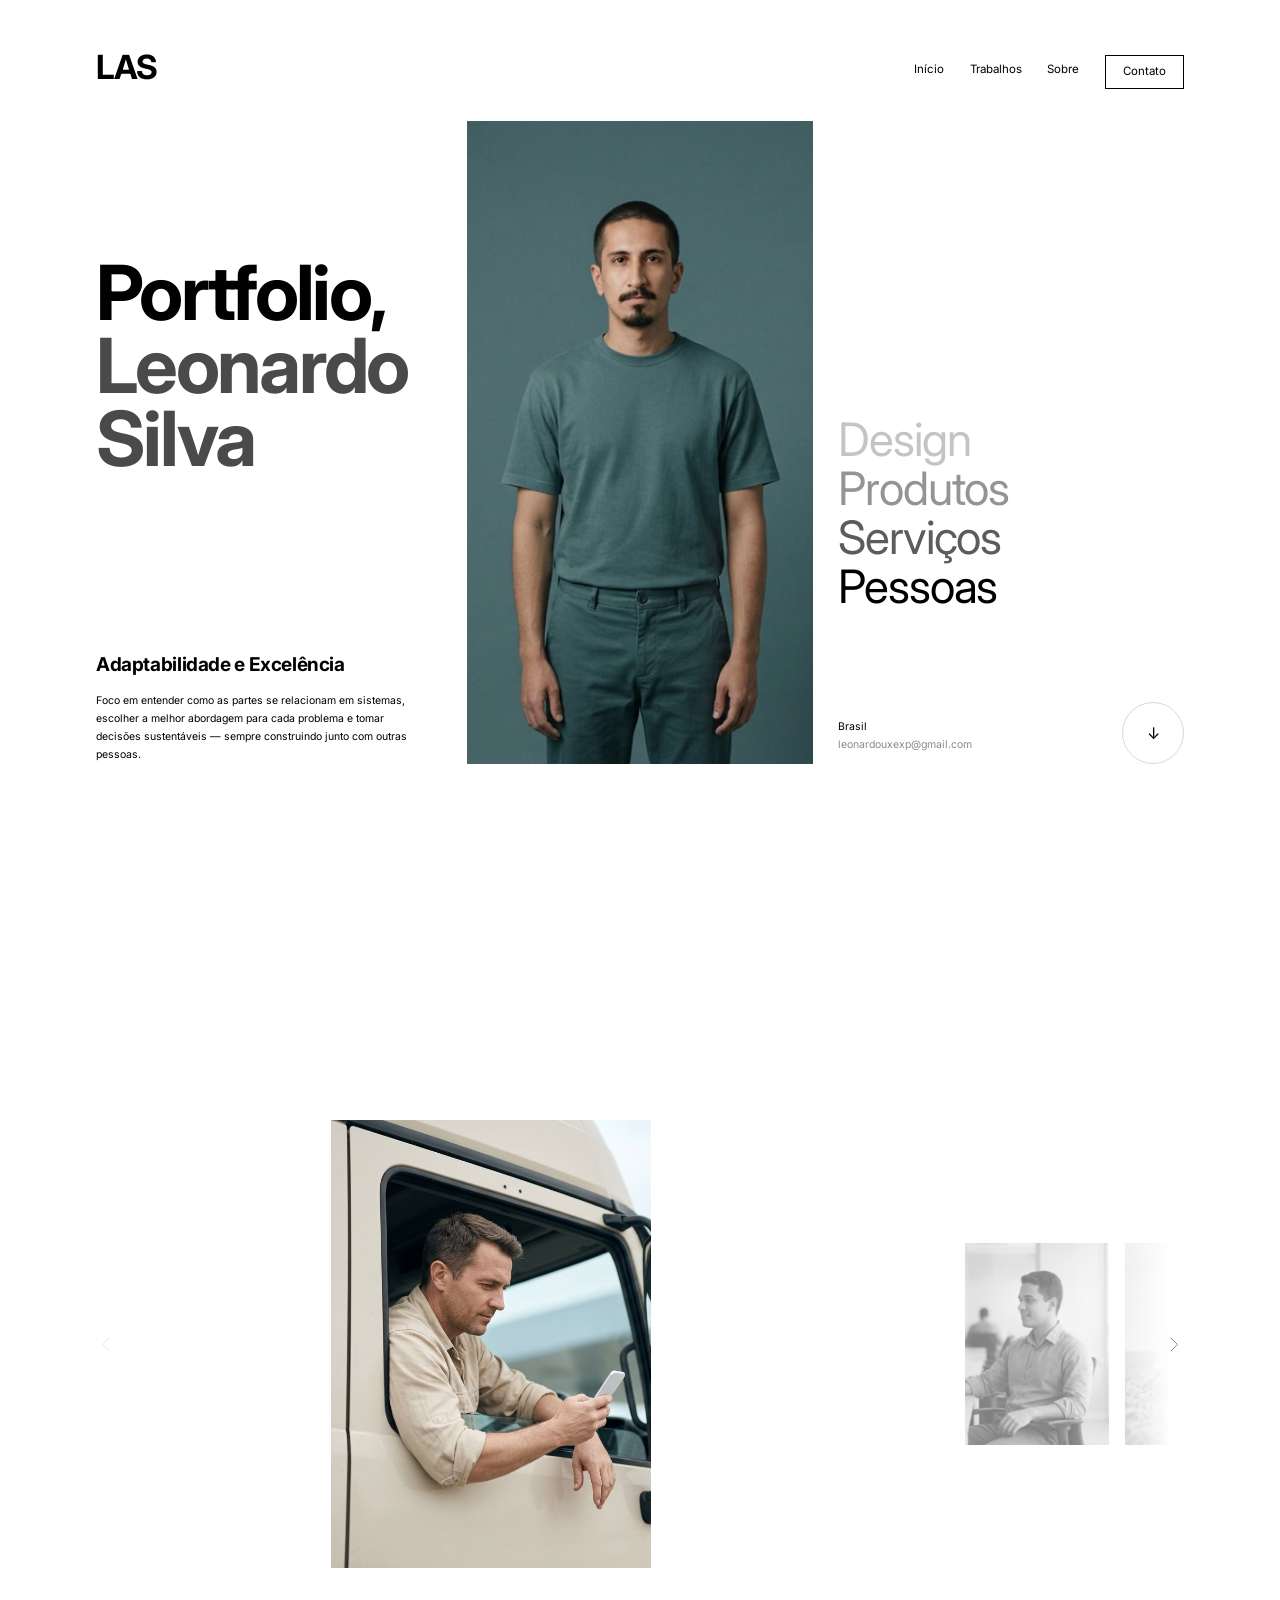
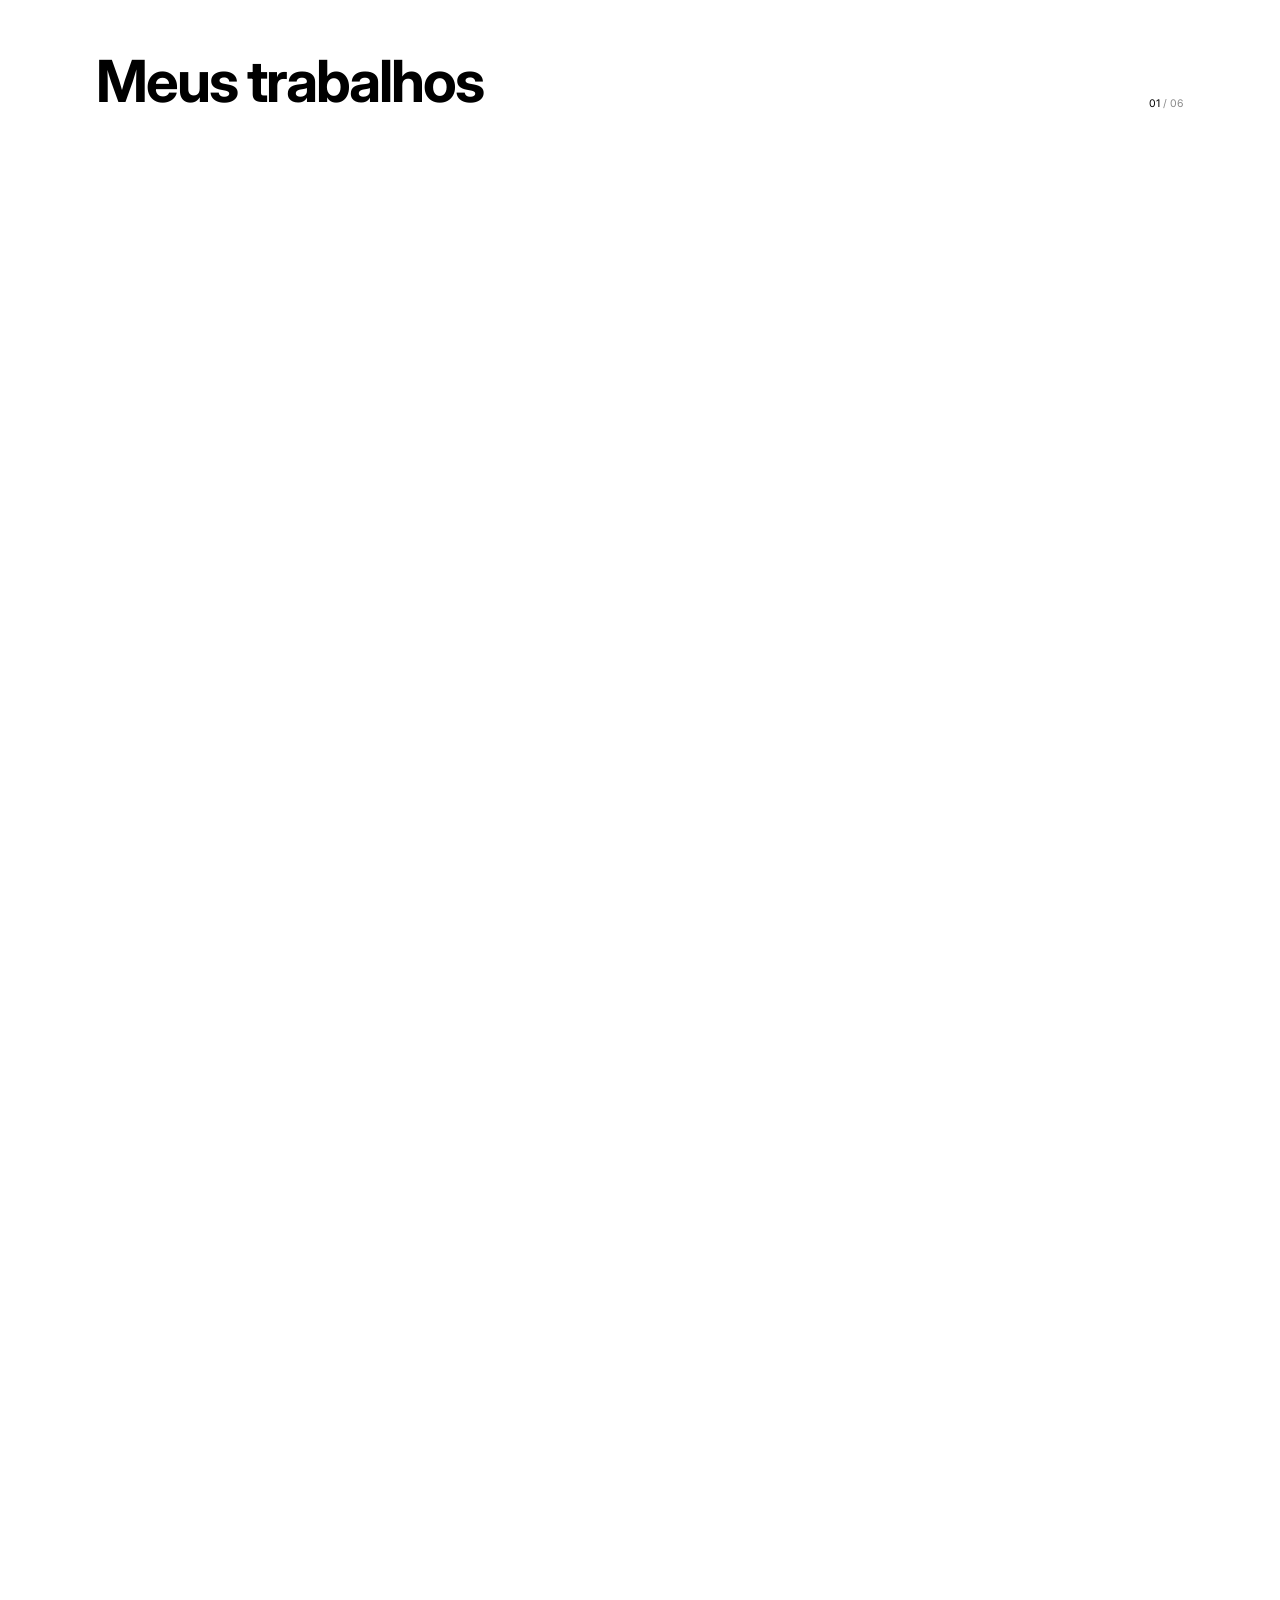
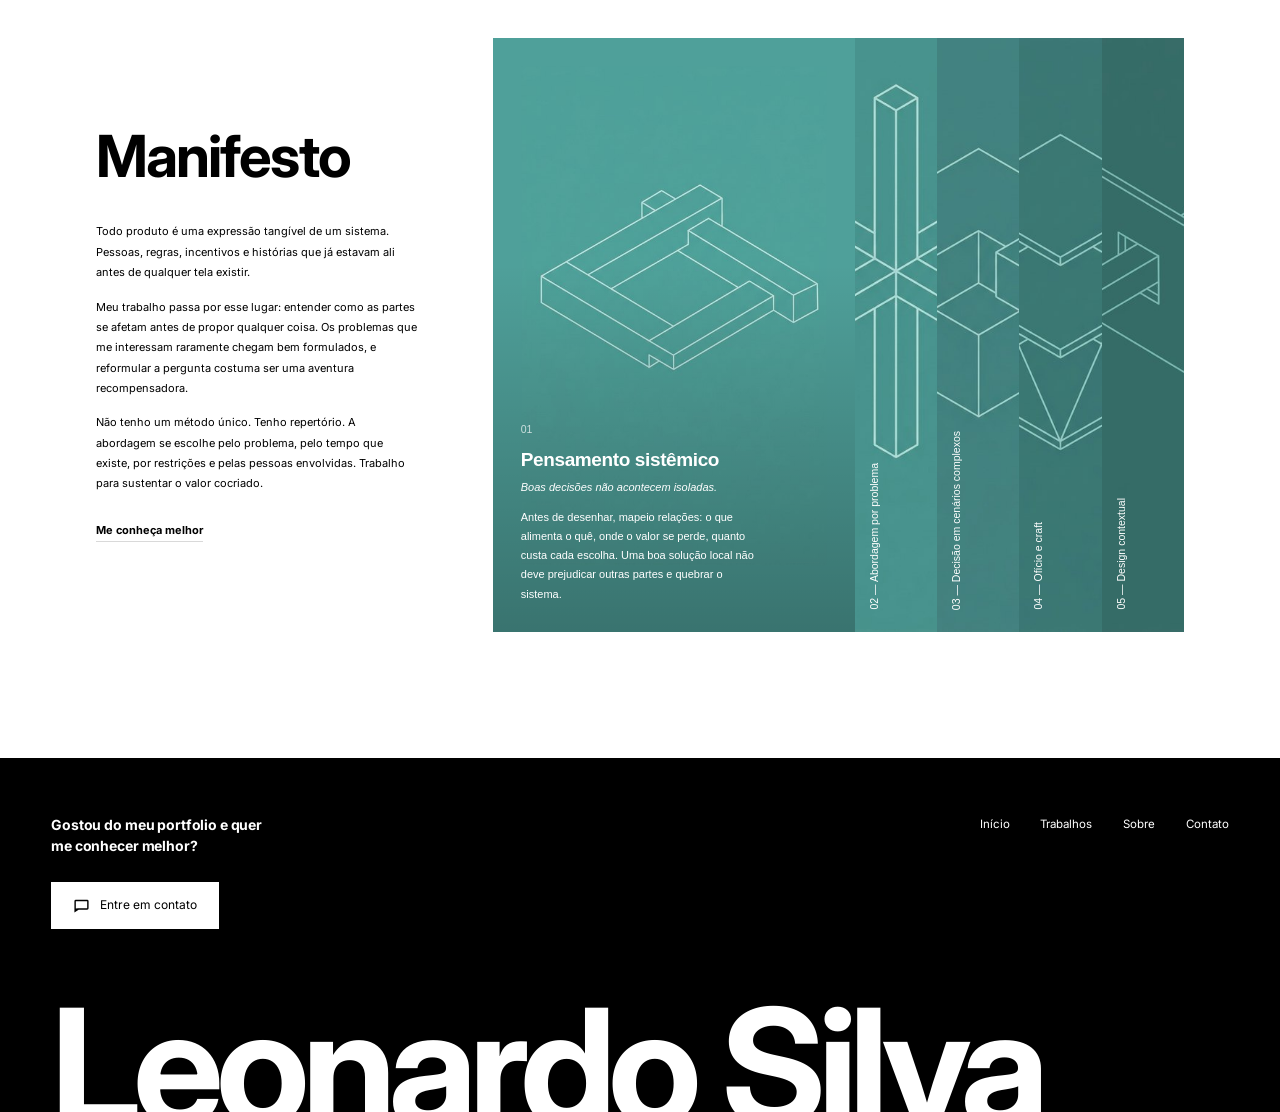
<file: index.html>
<!DOCTYPE html>
<html lang="pt-BR">
<head>
<meta charset="utf-8">
<meta name="viewport" content="width=device-width, initial-scale=1">
<title>Portfolio, Leonardo Silva</title>
<link rel="preconnect" href="https://fonts.googleapis.com">
<link rel="preconnect" href="https://fonts.gstatic.com" crossorigin>
<link href="https://fonts.googleapis.com/css2?family=Inter:wght@400;500;700&display=swap" rel="stylesheet">
<link rel="stylesheet" href="assets/css/home.css">
<link rel="stylesheet" href="assets/css/transicao.css">
<script>
/* Sobe a tela de transição antes do primeiro quadro, quando a página
   anterior deixou o recado na sessão. Precisa ser inline e síncrono:
   um arquivo externo chegaria depois do conteúdo já ter piscado. */
(function(){
  try{
    if(matchMedia('(prefers-reduced-motion: reduce)').matches) return;
    var bruto = sessionStorage.getItem('transicao');
    if(!bruto) return;
    sessionStorage.removeItem('transicao');
    var d = JSON.parse(bruto);
    if(!d || !d.inicio || Date.now() - d.inicio > d.duracao + 6000) return;
    if(d.topbar) document.documentElement.style.setProperty('--topbar-h', d.topbar + 'px');
    document.documentElement.classList.add('transicao-ativa', 'transicao-imediata');
    window.__transicao = d;
  }catch(e){}
})();
</script>
<script src="assets/js/transicao.js" defer></script>
</head>
<body>

  <header class="topbar" data-topbar>
    <div class="topbar__inner">
      <a class="monogram" href="#" aria-label="Leonardo Alves da Silva — início">LAS</a>
      <nav class="nav" aria-label="Navegação principal">
        <a href="#">Início</a>
        <a href="trabalhos.html">Trabalhos</a>
        <a href="sobre.html">Sobre</a>
        <button class="nav__cta" type="button" data-open-drawer>Contato</button>
      </nav>
    </div>
  </header>

  <!-- tela de transição; sem JS a classe nunca chega ao <html> e ela não aparece -->
  <div class="transicao" data-transicao>
    <div class="transicao__inner">
      <p class="transicao__sr" role="status">Carregando a página</p>
      <p class="transicao__dots" aria-hidden="true"><span data-transicao-texto></span></p>
    </div>
  </div>

  <main class="sheet">

    <figure class="photo" data-reveal="left" data-delay="300">
      <!-- avif e webp na frente; o jpg é a rede de segurança de quem não suporta -->
      <picture>
        <source srcset="assets/img/retrato-hero-home.avif" type="image/avif">
        <source srcset="assets/img/retrato-hero-home.webp" type="image/webp">
        <img src="assets/img/retrato-hero-home.jpg" width="900" height="1350" alt="Retrato de Leonardo Silva, de pé, de camiseta e calça verde-azuladas, diante de uma parede da mesma cor">
      </picture>
    </figure>

    <h1 class="title" data-reveal="left">
      <span class="title__lead">Portfolio,</span>
      <span>Leonardo</span>
      <span>Silva</span>
    </h1>

    <ul class="practice" data-reveal="left" data-delay="560">
      <li>Design</li>
      <li>Produtos</li>
      <li>Serviços</li>
      <li>Pessoas</li>
    </ul>

    <section class="intro" data-reveal="left" data-delay="90">
      <h2>Adaptabilidade e Excelência</h2>
      <p>Foco em entender como as partes se relacionam em sistemas, escolher a melhor abordagem para cada problema e tomar decisões sustentáveis &mdash; sempre construindo junto com outras pessoas.</p>
    </section>

    <div class="meta" data-reveal="left" data-delay="650">
      <p class="meta__text">
        Brasil<br>
        <span class="meta__coords">leonardouxexp@gmail.com</span>
      </p>
      <a class="go" href="#trabalhos" aria-label="Ir para os trabalhos">&darr;</a>
    </div>

  </main>

  <!-- ===== vitrine de trabalhos ===== -->
  <!-- O trilho é só altura: enquanto ele atravessa a janela, o quadro fica
       presente e a rolagem da página avança de um item para o outro. Quando o
       trilho acaba, a seção solta e a página volta a rolar normalmente.
       Sem data-reveal aqui: transform e filter no ancestral atrapalham sticky. -->
  <section class="showcase" id="trabalhos" aria-label="Meus trabalhos">
   <div class="showcase__trilho" data-trilho>
    <div class="showcase__fixo">
     <div class="showcase__quadro">

    <div class="stage">

      <p class="cap cap--top" data-meta-top>
        <span class="cap__n" data-ordinal>01.</span> <span data-title>Nome do projeto</span>
      </p>

      <div class="railwrap">
      <div class="rail viewport" tabindex="0" role="group" aria-label="Vitrine de trabalhos, use as setas para navegar">
        <ul class="strip" data-strip>
          <!-- Para publicar: coloque um <img> dentro do .work__media de cada item -->
          <li class="work" data-title="ShellBox Empresas" data-cat="Produto digital" data-year="2022" data-url="case-shellbox.html" data-desc="Saiba como simplificamos as jornadas de gestores de frota e motoristas em um ecossistema digital B2B.">
            <button class="work__btn" type="button"><span class="work__media"><img src="assets/img/case-shellbox.jpg" alt="Motorista de caminhão usando o aplicativo no celular"></span><span class="work__n">01</span></button>
            <span class="work__logo" hidden><svg viewBox="0 0 81 80" fill="none" xmlns="http://www.w3.org/2000/svg">
<path fill-rule="evenodd" clip-rule="evenodd" d="M79.4233 41.1328V61.0808L79.4201 61.4249C79.2648 69.6583 73.5494 76.5322 65.87 78.4492H15.1288C7.34394 76.5055 1.57617 69.4662 1.57617 61.0808V41.1328H79.4233Z" fill="#FBCE07"/>
<path fill-rule="evenodd" clip-rule="evenodd" d="M61.5177 1.15137L61.8619 1.15461C71.5927 1.338 79.4233 9.2805 79.4233 19.0523V41.6657H1.57617V19.0523L1.57941 18.7082C1.76286 8.98024 9.70784 1.15137 19.4802 1.15137H61.5177Z" fill="white"/>
<path fill-rule="evenodd" clip-rule="evenodd" d="M41.6684 35.3303C41.2518 35.6361 40.7489 35.8017 40.2335 35.8017C39.718 35.8017 39.2159 35.6361 38.7985 35.3303L38.3215 34.9805H30.0694L29.3044 28.8018L24.2988 25.1246C24.0807 24.0448 23.9709 22.9434 23.9709 21.8412C23.9709 12.7737 31.2564 5.41602 40.2335 5.41602C49.2105 5.41602 56.4961 12.7737 56.4961 21.8412C56.4961 22.9434 56.387 24.0448 56.1673 25.1246L51.1625 28.8018L50.3976 34.9805H42.1447L41.6684 35.3303Z" fill="#FBCE07"/>
<path fill-rule="evenodd" clip-rule="evenodd" d="M40.2307 5.41602C31.2555 5.41602 23.9709 12.7719 23.9709 21.841C23.9709 22.9402 24.0807 24.0466 24.298 25.1258L29.3051 28.807L30.0684 34.9803H38.3211L38.7989 35.3358C39.2147 35.6416 39.7192 35.8017 40.2307 35.8017C40.7493 35.8017 41.2538 35.6416 41.6696 35.3358L42.1403 34.9803H50.3922L51.1635 28.807L56.1689 25.1258C56.3878 24.0466 56.4961 22.9402 56.4961 21.841C56.4961 12.7719 49.206 5.41602 40.2307 5.41602ZM53.4277 23.5807L48.4897 27.2138L47.8832 32.1062H41.8877L40.9949 32.7603C40.776 32.9196 40.51 33.0109 40.2307 33.0109C39.9577 33.0109 39.6917 32.9196 39.4666 32.7603L38.58 32.1062H32.5782L31.9717 27.2138L27.0338 23.5807C26.8902 23.0099 26.8149 22.4254 26.8149 21.841C26.8149 20.8595 27.0204 19.8915 27.4151 18.9941L36.166 27.9303L27.6614 17.324C27.9949 15.9462 28.7323 14.7069 29.7828 13.7678L37.4071 27.0601L30.6553 12.5077C31.5277 11.3316 32.7422 10.4686 34.134 10.037L38.7989 26.5317L35.3885 9.35494C36.4249 8.7633 37.5986 8.45027 38.7848 8.45027C39.0374 8.45027 39.29 8.46468 39.5348 8.4919L40.2307 26.3571L40.9266 8.4919C41.1785 8.46468 41.4311 8.45027 41.6767 8.45027C42.87 8.45027 44.0366 8.7633 45.073 9.35494L41.6696 26.5317L46.3275 10.037C47.7193 10.4686 48.94 11.3316 49.8132 12.5077L43.0606 27.0601L50.6794 13.7678C51.7291 14.7069 52.4729 15.9462 52.8071 17.324L44.3018 27.9303L53.0456 18.9941C53.4418 19.8915 53.6466 20.8595 53.6466 21.841C53.6466 22.4254 53.5783 23.0099 53.4277 23.5807Z" fill="#DD1D21"/>
<path fill-rule="evenodd" clip-rule="evenodd" d="M21.4105 48.5962C24.8681 48.5962 28.1311 49.5114 28.1311 53.7179C28.1311 55.0798 27.4005 56.663 26.1587 57.2564V57.3066C28.3258 57.7022 29.8356 59.8561 29.8356 62.0327C29.8356 65.769 26.6946 67.2541 23.4564 67.2541H19.1716V48.5962H21.4105ZM40.4996 48.5962C45.7481 48.5962 50.0972 52.7984 50.0972 57.9251C50.0972 63.2424 45.7967 67.2541 40.4996 67.2541C35.2033 67.2541 30.902 63.2424 30.902 57.9251C30.902 52.7984 35.2511 48.5962 40.4996 48.5962ZM52.7275 48.5962L56.3109 55.4013L60.1253 48.5962H62.6151L57.5661 57.4797L62.894 67.2541H60.4507L56.3109 59.6076L52.0058 67.2541H49.564L55.0763 57.4797L50.2385 48.5962H52.7275ZM22.8717 58.7171H21.46V65.1756H23.2131C25.3307 65.1756 27.5465 64.5328 27.5465 61.8844C27.5465 59.2611 24.9176 58.7171 22.8717 58.7171ZM40.4996 50.6856C36.1991 50.6856 33.1864 53.985 33.1864 57.9251C33.1864 62.0076 36.539 65.1647 40.4996 65.1647C44.4603 65.1647 47.8128 62.0076 47.8128 57.9251C47.8128 53.985 44.8001 50.6856 40.4996 50.6856ZM22.0933 50.6747H21.46V56.8608H22.0438C24.2109 56.8608 25.988 56.4157 25.988 53.743C25.988 51.1197 24.2348 50.6747 22.0933 50.6747Z" fill="#595959"/>
<path fill-rule="evenodd" clip-rule="evenodd" d="M19.4802 1.15137C9.59287 1.15137 1.57617 9.16554 1.57617 19.0523V61.0806C1.57617 70.9665 9.59287 78.9815 19.4802 78.9815H61.5177C71.4074 78.9815 79.4233 70.9665 79.4233 61.0806V19.0523C79.4233 9.16554 71.4074 1.15137 61.5177 1.15137H19.4802Z" stroke="#FBCE07" stroke-width="1.83051"/>
</svg></span>
          </li>
          <li class="work" data-title="Intranet Honda" data-cat="Produtos e serviços digitais" data-year="2023" data-restrito data-desc="Redesenhando a jornada digital do colaborador através da Intranet da Honda Brasil.">
            <button class="work__btn" type="button"><span class="work__media"><img src="assets/img/case-honda.jpg" alt="Colaborador acessando o computador em um escritório"></span><span class="work__n">06</span></button>
            <span class="work__logo" hidden><svg class="logo--h32" role="img" aria-label="Honda" viewBox="0 0 300 67.78524" xmlns="http://www.w3.org/2000/svg">
   <path d="m17.78523 53.691277h6.37584v13.87024h2.23714v-13.87024h6.37584v-1.789711h-14.98882zm23.37808 2.23713c-2.01342 0-3.69127.783-4.80984 2.46085v-6.487691h-2.12528v15.659951h2.12528v-5.14541c0-3.57942 2.23713-4.9217 4.47427-4.9217 2.01342 0 3.46756 1.11857 3.46756 3.91499v6.26398h2.12528v-6.37584c0-3.69127-2.12528-5.36913-5.25727-5.36913m10.51454 4.80985c.33557-2.46085 1.90157-3.57942 4.1387-3.57942 1.90157 0 3.80314 1.00671 3.91499 3.57942zm4.1387-5.03356c-4.02684 0-6.48769 2.12528-6.48769 6.26398 0 3.57942 2.34899 5.81656 6.37584 5.81656 2.79642 0 5.48098-1.00671 5.92841-3.80313h-2.34899c-.44743 1.56599-1.78971 2.23713-3.69128 2.23713-2.57271 0-3.91499-1.67785-4.1387-3.91499h10.40268v-.67114c.11186-3.80313-2.01342-5.92841-6.04027-5.92841zm85.57047 2.46085l-.11185-2.23714h-2.12528c.11185.89486.11185 1.67786.11185 2.57271v8.61298h2.12528v-5.36913c0-2.79642 1.23043-4.1387 3.91499-4.1387.44743 0 .89486 0 1.67786.22371v-2.01342c-.33557 0-.55929-.11186-1.34229-.11186-2.01342 0-3.3557 1.11857-4.25056 2.46085m65.88367 0l-.11185-2.23714h-2.12528c.11185.89486.11185 1.67786.11185 2.57271v8.61298h2.23714v-5.36913c0-2.79642 1.23043-4.1387 3.91499-4.1387.44743 0 .89485 0 1.67785.22371v-2.01342c-.33557 0-.55928-.11186-1.34228-.11186-2.12528 0-3.57942 1.11857-4.36242 2.46085m-90.71588 7.15884l-3.91499-9.61969h-2.79642l-3.80313 9.61969-3.57942-9.61969h-2.46085l4.47427 11.18568h2.90828l3.69128-9.50783 3.91498 9.50783h2.79642l4.36242-11.18568h-2.23714zm-38.81432-5.48099h-4.58613v-6.26398h4.47428c3.02013 0 4.02684 1.11857 4.02684 2.90828 0 2.23713-1.00671 3.3557-3.91499 3.3557m-.11185-7.941831h-6.71141v15.659951h2.23713v-5.92841h4.80985c4.1387 0 6.15212-2.12528 6.15212-5.03355 0-2.68457-1.67785-4.697991-6.48769-4.697991m14.09396 14.317671c-3.02014 0-4.58613-2.01342-4.58613-4.47427 0-2.68456 1.56599-4.47427 4.58613-4.47427 3.13199 0 4.69798 1.90156 4.69798 4.47427 0 2.46085-1.56599 4.47427-4.69798 4.47427m0-10.51454c-4.47428 0-6.93513 2.46085-6.93513 6.04027 0 3.80313 2.46085 6.04027 6.93513 6.04027 4.58612 0 6.93512-2.12528 6.93512-6.04027.11185-3.80313-2.23714-6.04027-6.93512-6.04027m34.67561 5.03356c.33557-2.46085 1.90157-3.57942 4.1387-3.57942 1.90157 0 3.80313 1.00671 3.80313 3.57942zm4.1387-5.03356c-4.02684 0-6.48769 2.12528-6.48769 6.26398 0 3.57942 2.34899 5.81656 6.37584 5.81656 2.79642 0 5.48098-1.00671 5.92841-3.80313h-2.23714c-.44743 1.56599-1.78971 2.23713-3.69127 2.23713-2.57271 0-3.91499-1.67785-4.13871-3.91499h10.40269v-.67114c0-3.80313-2.23714-5.92841-6.15213-5.92841zm86.91275 5.03356c.33557-2.46085 1.90157-3.57942 4.13871-3.57942 1.90156 0 3.80313 1.00671 3.80313 3.57942zm4.25056-5.03356c-4.02684 0-6.48769 2.12528-6.48769 6.26398 0 3.57942 2.34899 5.81656 6.37584 5.81656 2.79642 0 5.48098-1.00671 5.92841-3.80313h-2.23714c-.44743 1.56599-1.78971 2.23713-3.69127 2.23713-2.57271 0-3.91499-1.67785-4.13871-3.91499h10.40269v-.67114c-.11186-3.80313-2.23714-5.92841-6.15213-5.92841zm-50.55928-.783v.44743h-2.79642v1.566h2.79642v9.73154h2.23714v-9.73154h4.47427v-1.566h-4.47427v-.89485c0-1.789714.78299-2.348998 2.46085-2.348998.55928 0 1.34228.111857 2.34899.335571v-1.565996c-.783-.111857-1.67785-.223714-2.79642-.223714-3.24385-.111856-4.25056 1.677853-4.25056 4.250557m-10.96197 11.29754c-3.02013 0-4.69799-2.01342-4.69799-4.47427 0-2.68456 1.67786-4.47427 4.69799-4.47427 3.13199 0 4.69799 1.90156 4.69799 4.47427 0 2.46085-1.67785 4.47427-4.69799 4.47427m0-10.51454c-4.47427 0-6.93512 2.46085-6.93512 6.04027 0 3.80313 2.46085 6.04027 6.93512 6.04027 4.47427 0 6.93512-2.12528 6.93512-6.04027 0-3.80313-2.34899-6.04027-6.93512-6.04027m100.11186 0c-2.349 0-3.80313 1.566-4.36242 2.79642-.67114-1.90156-2.34899-2.79642-4.02684-2.79642-1.566 0-3.132.783-4.13871 2.46085l-.11185-2.01342h-2.01343c.11186.89485.11186 1.67785.11186 2.5727v8.61298h2.23714v-5.36913c0-3.3557 1.90156-4.69798 3.57942-4.69798 1.7897 0 2.68456 1.23042 2.68456 4.36241v5.7047h2.12528v-5.36913c0-3.91499 2.46085-4.69798 3.57942-4.69798 2.23713 0 2.79642 1.45413 2.79642 4.47427v5.59284h2.23713v-6.4877c-.11185-3.69127-2.01342-5.14541-4.69798-5.14541m15.65995 5.48098l-3.69127-.78299c-1.67785-.33557-2.349-.67114-2.349-1.566 0-1.11857 1.34229-1.67785 3.24385-1.67785 1.566 0 3.02014.44743 3.13199 1.78971h2.23714c0-2.68457-2.90828-3.35571-5.36913-3.35571-2.90827 0-5.48098 1.00672-5.48098 3.46757 0 1.7897 1.34228 2.46085 3.02013 2.90827l3.46756.783c1.23043.22371 2.46085.55928 2.46085 1.566 0 1.23042-1.23042 1.90156-3.69127 1.90156-2.01342 0-3.35571-.55928-3.57942-2.12528h-2.34899c.22371 2.57271 2.5727 3.57942 5.7047 3.57942 4.25055 0 6.15212-1.23042 6.15212-3.57942.11186-1.67785-.89485-2.46085-2.90828-2.90828m-82.21476 4.69799h-4.1387v-12.30425h3.80313c5.59284 0 6.93512 2.12528 6.93512 6.15213 0 3.24384-1.23042 6.15212-6.59955 6.15212m.22371-13.982101h-6.59955v15.659951h6.71141c5.48098 0 8.61297-2.79642 8.61297-7.82997 0-5.03356-2.68456-7.829981-8.72483-7.829981m45.97316 10.402681c0 2.68457-1.566 3.91499-4.25056 3.91499-2.12528 0-3.02014-.89485-3.02014-2.12528 0-2.46085 4.36242-2.23713 6.04027-2.23713h1.11857v.44742zm2.12528-2.68456c0-2.68456-2.23714-3.91499-5.36913-3.91499-2.46085 0-5.25727.67114-5.48099 3.35571h2.349c.11185-1.11857 1.23042-1.90157 3.24384-1.90157 1.90157 0 3.24385.67114 3.24385 2.68456v.44743h-1.23042c-2.57271 0-8.27741-.22371-8.27741 3.69128 0 2.23713 1.90157 3.69127 4.69799 3.69127 2.23714 0 3.57942-.22371 4.80984-1.90157l.11186 1.566h2.01342c-.11185-.67114-.11185-1.34228-.11185-2.12528z" fill="#020303" stroke-width="1.11856818"/>
   <path d="m34.56376 5.816554l4.58613.559284c2.01342.223714 2.23713 1.901566 2.23713 3.020135v5.369127h-20.91722v-5.369127c0-1.118569.22371-2.796421 2.23714-3.020135l4.58612-.559284v-4.586129h-27.29306v4.586129l4.58613.559284c2.01342.223714 2.23714 1.901566 2.23714 3.020135v17.673378c0 1.118568-.22372 2.79642-2.23714 3.020134l-4.58613.671141v4.58613h27.18121v-4.58613l-4.58613-.559284c-2.01342-.223714-2.23714-1.901566-2.23714-3.020134v-5.369128h20.91723v5.369128c0 1.118568-.22372 2.79642-2.23714 3.020134l-4.58613.559284v4.58613h27.18121v-4.58613l-4.58613-.559284c-2.01342-.223714-2.23714-1.901566-2.23714-3.020134v-17.785235c0-1.118569.22372-2.796421 2.23714-3.020135l4.58613-.559284v-4.586129h-27.18121v4.586129zm179.30649 23.042506h-11.4094v-21.029083h11.4094c6.71141 0 8.94854 3.243848 8.94854 10.514542 0 7.270693-2.23713 10.514541-8.94854 10.514541m2.46085-27.628635h-33.55705v4.586129l4.02684.447428c1.45414.223713 2.349.782997 2.349 2.79642v18.120806c0 1.118568-.22372 2.79642-2.23714 3.020134l-4.58613.559284v4.58613h34.00448c12.19239 0 22.14765-4.921701 22.14765-17.114094 0-12.080537-10.06712-17.002237-22.14765-17.002237" fill="#c00" stroke-width="1.11856818"/>
   <path d="m257.15884 18.903803l6.48769-10.514542 6.82327 10.514542zm38.14317 11.409396c-2.12528-.223714-2.79642-1.677853-3.46756-2.684564l-15.65995-24.049217c-1.11857-1.677852-1.90157-2.237137-3.57942-2.237137h-25.72707v4.58613l6.15212.671141c.89486.111857 2.01343 1.230425 1.11857 2.908278l-11.52125 18.903803c-.44743.782997-1.00671 1.677852-2.34899 1.789709l-4.58613.559284v4.58613h21.70022v-4.58613l-3.69127-.335571c-1.566-.223713-2.46085-1.342281-1.67786-2.572706l1.78971-2.796421h20.80537l1.566 2.348993c1.34228 2.12528-.33557 2.908278-1.78971 3.131991l-3.80313.447428v4.586129h29.41834v-4.809843zm-137.13646-24.496645l4.58613.559284c2.01342.223714 2.23713 1.901566 2.23713 3.020135v17.114094l-18.00894-23.825504c-.783-1.118568-1.45414-1.454138-3.46757-1.454138h-23.26621v4.586129l4.58612.559284c2.01343.223714 2.23714 1.901566 2.23714 3.020135v17.673378c0 1.118568-.22371 2.79642-2.23714 3.020134l-4.58612.559284v4.58613h21.70022v-4.474273l-4.58613-.559284c-2.01342-.223714-2.23714-1.901566-2.23714-3.020134v-17.114094l18.00895 23.825503c.783 1.118568 1.566 1.454139 3.46756 1.454139h16.44296v-25.950783c0-1.118569.22371-2.796421 2.23713-3.020135l4.58613-.559284v-4.586129h-21.70022zm-67.1141 24.161074c-8.61297 0-12.08053-3.579418-12.08053-11.744966 0-8.165548 3.57942-11.744967 12.08053-11.744967 8.61298 0 12.08054 3.579419 12.08054 11.744967.11186 8.053691-3.46756 11.744966-12.08054 11.744966m0-29.977628c-22.03579 0-27.74049 9.731543-27.74049 18.232662 0 8.501118 5.7047 18.232662 27.74049 18.232662 22.0358 0 27.7405-9.731544 27.7405-18.232662.11185-8.501119-5.59284-18.232662-27.7405-18.232662" fill="#c00" stroke-width="1.11856818"/>
</svg></span>
          </li>
          <li class="work" data-title="Yara Fertilizantes" data-cat="E-commerce" data-year="2023" data-restrito data-desc="O desafio de conduzir a equipe de Design no redesenho da homepage do e-commerce &lt;b&gt;&lt;i&gt;comprar.yara&lt;/i&gt;&lt;/b&gt;.">
            <button class="work__btn" type="button"><span class="work__media"><img src="assets/img/case-yara.jpg" alt="Produtor rural caminhando por uma lavoura de soja"></span><span class="work__n">02</span></button>
            <span class="work__logo" hidden><svg viewBox="0 0 70.9 70.9" xmlns="http://www.w3.org/2000/svg" role="img" aria-label="Yara"><path fill="#003e7e" d="M69.2 66c0 1.7-1.4 3.2-3.2 3.2H4.8c-1.7 0-3.2-1.4-3.2-3.2V4.8c0-1.7 1.4-3.2 3.2-3.2H66c1.7 0 3.2 1.4 3.2 3.2V66z"></path><path fill="#ffffff" d="M41.3 56.5h-2.7v-3.4h2.7c1.1 0 1.7.5 1.7 1.7.1 1.1-.5 1.7-1.7 1.7m2.3 1.7c1.5-.6 2.3-1.7 2.3-3.4v-.3c-.1-2.3-1.9-3.4-4.1-3.4h-5.9v11.7h2.8v-4.2h2l2.1 4.2h3.1l-2.3-4.6M21.2 51H18l-1.9 5.1-2.2-3.8c-.4-.7-1.4-1.3-2.3-1.3H10l4.8 8.4-1.2 3.3h1.6c.8 0 1.7-.6 2-1.4l4-10.3zM30.2 59.6l1.2 3.1h3l-3.9-10.3c-.3-.8-1.2-1.4-2-1.4h-3.4l-4.4 11.7h1.5c.8 0 1.7-.6 2-1.4l.6-1.7h5.4m-.7-2h-4l1.7-4.4c.2-.5.5-.5.6 0l1.7 4.4M51 59.6h5.4l.6 1.7c.3.8 1.2 1.4 2 1.4h1.5L56.1 51h-3.4c-.8 0-1.7.6-2 1.4l-3.9 10.3h3l1.2-3.1m2.4-6.4c.2-.5.5-.5.6 0l1.7 4.4h-4l1.7-4.4"></path><path fill="#ffffff" fill-rule="evenodd" clip-rule="evenodd" d="M39.3 33.9c-1.7 0-3 1.3-3 3s1.3 3 3 3 3-1.3 3-3-1.4-3-3-3m-7.6 0c-1.7 0-3 1.3-3 3s1.3 3 3 3 3-1.3 3-3-1.4-3-3-3m15.2 0c-1.7 0-3 1.3-3 3s1.3 3 3 3 3-1.3 3-3-1.3-3-3-3m-22.9 0c-1.7 0-3 1.3-3 3s1.3 3 3 3 3-1.3 3-3-1.3-3-3-3m35.4 4.6c-.8-1.6-2.2-4.3-2.4-5.2 0 0-.8-2.1 1.4-2.4.9-.1 1.6-.8 1.6-1.7v-1c0-.1-.1-.3-.3-.3h-3.6c-.1 0-2.6.3-2.6 3.3-.1 5.2 0 5.9-1.4 6.1-.1 0-.2-.1-.2-.2v-.2c0-2.8-2.2-5-5-5-1.4 0-2.7.6-3.6 1.5 0 .1-.1.1-.2.1s-.2-.1-.2-.1c-.9-.9-2.2-1.5-3.6-1.5s-2.7.6-3.6 1.5c0 .1-.1.1-.2.1s-.2-.1-.2-.1c-.9-.9-2.2-1.5-3.6-1.5s-2.7.6-3.6 1.5c0 .1-.1.1-.2.1s-.2-.1-.2-.1c-.9-.9-2.2-1.5-3.6-1.5-2.8 0-5 2.2-5 5v.2c0 .1-.1.2-.3.2-1.4-.2-1.3-.9-1.4-6.1 0-3-2.5-3.3-2.6-3.3h-3.6c-.1 0-.3.1-.3.3v1c0 .9.7 1.6 1.6 1.7 2.2.3 1.4 2.4 1.4 2.4-.3.9-1.6 3.6-2.4 5.2-.5 1-1.5 3.6.1 6.1.9 1.4 2 2.8 5.9 2.7h36c3.9.1 5-1.3 5.9-2.7 1.5-2.5.5-5 0-6.1m-25.1-9.1c.1.1.5.1.8.1h5.1c-2.6-2.3-4.2-8-4.2-11.4 0-3.5 1.6-9.2 4.2-11.4h-5.1c-.3 0-.7 0-.8.1 0 0-4.6 4.5-4.6 11.3.1 6.9 4.6 11.3 4.6 11.3m11.1 0c.1.1.5.1.8.1h5.1c-2.6-2.3-4.2-8-4.2-11.4 0-3.5 1.6-9.2 4.2-11.4h-5.1c-.3 0-.7 0-.8.1 0 0-4.6 4.4-4.6 11.3s4.6 11.3 4.6 11.3M18.7 18.1c0-6.9 4.6-11.3 4.6-11.3.1-.1.5-.1.8-.1h5.1C26.6 9 25 14.7 25 18.1c0 3.5 1.6 9.1 4.2 11.4h-5.1c-.3 0-.7 0-.8-.1 0 0-4.6-4.4-4.6-11.3"></path></svg></span>
          </li>
          <li class="work" data-title="Simplex Marketplace" data-cat="Pesquisa, Problem Solution Fit" data-year="2022" data-restrito data-desc="Validando hipóteses de negócio no contexto do comércio digital de saúde através do Design e da experimentação.">
            <button class="work__btn" type="button"><span class="work__media"><img src="assets/img/case-simplex.jpg" alt="Profissional de compras analisando uma tela no computador"></span><span class="work__n">03</span></button>
          </li>
          <li class="work" data-title="Greentable" data-cat="Produto digital" data-year="2024" data-soon data-desc="Integrando em um ecossistema os serviços digitais voltados para alimentação de qualidade.">
            <button class="work__btn" type="button"><span class="work__media"><img src="assets/img/case-greentable.jpg" alt="Cliente retirando um pedido embalado em um restaurante"></span><span class="work__n">04</span></button>
            <span class="work__logo" hidden><img class="logo--h24" src="assets/img/logo-greentable.png" alt="Greentable"></span>
          </li>
          <li class="work" data-title="Site ESAMC" data-cat="Pesquisa e Arquitetura da Informação" data-year="2022" data-soon data-desc="Repensando a experiência de inscrições de alunos e vestibulandos e o design do site de uma instituição de ensino renomada.">
            <button class="work__btn" type="button"><span class="work__media"><img src="assets/img/case-esamc.jpg" alt="Estudante em um notebook, sentada a uma mesa"></span><span class="work__n">05</span></button>
            <span class="work__logo" hidden><img class="logo--h24" src="assets/img/logo-esamc.png" alt="ESAMC"></span>
          </li>
        </ul>
      </div>

        <button class="chev chev--prev" type="button" aria-label="Trabalho anterior">
          <svg viewBox="0 0 24 24" fill="none" aria-hidden="true"><path d="M15 4 L7 12 L15 20" stroke="currentColor" stroke-width="1.25" stroke-linecap="square"/></svg>
        </button>
        <button class="chev chev--next" type="button" aria-label="Próximo trabalho">
          <svg viewBox="0 0 24 24" fill="none" aria-hidden="true"><path d="M9 4 L17 12 L9 20" stroke="currentColor" stroke-width="1.25" stroke-linecap="square"/></svg>
        </button>

        <div class="case" data-case>
          <span class="case__logo" data-case-logo></span>
          <h3 class="case__title" data-case-title>Nome do projeto</h3>
          <p class="case__text" data-case-text>Lorem ipsum dolor sit amet, consectetur adipiscing elit.</p>
          <a class="case__link" href="#">Ler case completo</a>
          <span class="case__soon" data-case-soon hidden>Em breve</span>
        </div>

      </div>

      <p class="cap cap--bottom" data-meta-bottom>
        <b data-cat>Produto digital</b>
        <span data-year>2026</span>
      </p>

    </div>

    <div class="showcase__foot">
      <h2 class="showcase__title">Meus trabalhos</h2>
      <p class="counter"><b data-current>01</b> / <span data-total>06</span></p>
    </div>

     </div>
    </div>
   </div>
  </section>


  <!-- ===== manifesto ===== -->
  <section class="manifesto" id="manifesto" data-reveal="right">

    <div class="manifesto__text">
      <h2 class="manifesto__title"><span>Mani</span><span>festo</span></h2>
      <div class="manifesto__body">
        <p>Todo produto é uma expressão tangível de um sistema. Pessoas, regras, incentivos e histórias que já estavam ali antes de qualquer tela existir.</p>
        <p>Meu trabalho passa por esse lugar: entender como as partes se afetam antes de propor qualquer coisa. Os problemas que me interessam raramente chegam bem formulados, e reformular a pergunta costuma ser uma aventura recompensadora.</p>
        <p>Não tenho um método único. Tenho repertório. A abordagem se escolhe pelo problema, pelo tempo que existe, por restrições e pelas pessoas envolvidas. Trabalho para sustentar o valor cocriado.</p>
      </div>
      <a class="manifesto__link" href="sobre.html">Me conheça melhor</a>
    </div>

    <div class="axes" data-axes>
      <button class="axis is-open" type="button" data-axis style="background:#4fa09a">
        <img src="assets/img/eixo-01-pensamento-sistemico.jpg" alt="Desenho isométrico em linha sobre fundo verde">
        <span class="axis__tab">01 &mdash; Pensamento sistêmico</span>
        <span class="axis__panel">
          <span class="axis__n">01</span>
          <span class="axis__title">Pensamento sistêmico</span>
          <span class="axis__lead">Boas decisões não acontecem isoladas.</span>
          <span class="axis__text">Antes de desenhar, mapeio relações: o que alimenta o quê, onde o valor se perde, quanto custa cada escolha. Uma boa solução local não deve prejudicar outras partes e quebrar o sistema.</span>
        </span>
      </button>
      <button class="axis" type="button" data-axis style="background:#48938e">
        <img src="assets/img/eixo-02-abordagem-por-problema.jpg" alt="Três vigas isométricas cruzadas numa junção central, em linha, sobre fundo verde">
        <span class="axis__tab">02 &mdash; Abordagem por problema</span>
        <span class="axis__panel">
          <span class="axis__n">02</span>
          <span class="axis__title">Abordagem por problema</span>
          <span class="axis__lead">Método é um meio, não um fim.</span>
          <span class="axis__text">Pesquisa densa, experimentação rápida, protótipo de alta fidelidade ou uma conversa bem conduzida. A escolha depende do risco, do prazo e do que ainda não se sabe.</span>
        </span>
      </button>
      <button class="axis" type="button" data-axis style="background:#428281">
        <img src="assets/img/eixo-03-decisao-cenarios-complexos.jpg" alt="Cubo isométrico em linha com volume destacado, sobre fundo verde">
        <span class="axis__tab">03 &mdash; Decisão em cenários complexos</span>
        <span class="axis__panel">
          <span class="axis__n">03</span>
          <span class="axis__title">Decisão em cenários complexos</span>
          <span class="axis__lead">A clareza é um entregável valioso.</span>
          <span class="axis__text">Em contextos ambíguos, o design serve para separar evidência de opinião, tornar as trocas visíveis e permitir que o time decida sabendo do que está abrindo mão.</span>
        </span>
      </button>
      <button class="axis" type="button" data-axis style="background:#3b7874">
        <img src="assets/img/eixo-04-oficio-e-craft.jpg" alt="Estrutura isométrica em camadas, em linha, sobre fundo verde">
        <span class="axis__tab">04 &mdash; Ofício e craft</span>
        <span class="axis__panel">
          <span class="axis__n">04</span>
          <span class="axis__title">Ofício e craft</span>
          <span class="axis__lead">Craft é uma prática essencial, não um acessório.</span>
          <span class="axis__text">Trato design como ofício. Conhecer o material pelas mãos, repetir para se tornar preciso, acabamento que todo mundo sente e que dá gosto de usar. Craft é uma forma de respeito por quem usa e por quem constrói junto.</span>
        </span>
      </button>
      <button class="axis" type="button" data-axis style="background:#376c68">
        <img src="assets/img/eixo-05-design-contextual.jpg" alt="Plano e viga isométricos se atravessando, em linha, sobre fundo verde">
        <span class="axis__tab">05 &mdash; Design contextual</span>
        <span class="axis__panel">
          <span class="axis__n">05</span>
          <span class="axis__title">Design contextual</span>
          <span class="axis__lead">Soluções &ldquo;universais&rdquo; podem ser armadilhas.</span>
          <span class="axis__text">O que funciona em um lugar costuma falhar em outro, e a diferença não está no produto, mas no que o cerca. Cultura, infraestrutura, incentivos, o que as pessoas já resolvem sozinhas do seu próprio jeito. O bom design considera o contexto.</span>
        </span>
      </button>
    </div>

  </section>

<!-- ===== rodapé ===== -->
  <footer class="footer" id="contato" data-reveal="up">

    <div class="footer__inner">
    <div class="footer__top">
      <div>
        <p class="footer__ask">Gostou do meu portfolio e quer me conhecer melhor?</p>
        <a class="btn" href="mailto:leonardouxexp@gmail.com"><svg viewBox="0 0 24 24" fill="currentColor" aria-hidden="true"><path d="M4 4h16a2 2 0 0 1 2 2v10a2 2 0 0 1-2 2H8l-6 4V6a2 2 0 0 1 2-2zm0 2v10.1L7.4 16H20V6H4z"/></svg>Entre em contato</a>
      </div>

      <nav class="footer__nav" aria-label="Navegação do rodapé">
        <a href="#">Início</a>
        <a href="trabalhos.html">Trabalhos</a>
        <a href="sobre.html">Sobre</a>
        <a href="#" data-open-drawer>Contato</a>
      </nav>
    </div>

    <p class="footer__name">Leonardo Silva</p>
    </div>

  </footer>


<!-- ===== gaveta de contato ===== -->
  <div class="scrim" data-scrim hidden></div>

  <aside class="drawer" data-drawer role="dialog" aria-modal="true" aria-labelledby="drawer-titulo" hidden>
    <div class="drawer__head">
      <h2 class="drawer__title" id="drawer-titulo">Contato</h2>
      <button class="drawer__close" type="button" data-close-drawer aria-label="Fechar contato">
        <svg viewBox="0 0 24 24" fill="none" aria-hidden="true"><path d="M5 5 L19 19 M19 5 L5 19" stroke="currentColor" stroke-width="1.5" stroke-linecap="square"/></svg>
      </button>
    </div>

    <!-- Para receber os envios, troque o action por um endpoint (Formspree, Basin, Netlify Forms...) -->
    <form class="drawer__form" action="https://formspree.io/f/SEU_ID" method="post">
      <div class="field">
        <label for="c-nome">Nome</label>
        <input id="c-nome" name="nome" type="text" autocomplete="name" required>
      </div>
      <div class="field">
        <label for="c-tel">Telefone</label>
        <input id="c-tel" name="telefone" type="tel" autocomplete="tel">
      </div>
      <div class="field">
        <label for="c-email">E-mail</label>
        <input id="c-email" name="email" type="email" autocomplete="email" required>
      </div>
      <div class="field">
        <label for="c-motivo">Motivo</label>
        <input id="c-motivo" name="motivo" type="text">
      </div>
      <div class="field">
        <label for="c-msg">Mensagem</label>
        <textarea id="c-msg" name="mensagem" rows="3"></textarea>
      </div>

      <p class="drawer__note">
        Nunca vou compartilhar suas informações. Ao enviar, você concorda com a
        <a href="#">política de privacidade</a>.
      </p>

      <div class="drawer__foot">
        <button class="drawer__send" type="submit">Enviar</button>
        <p class="drawer__where">
          Brasil<br>
          leonardouxexp@gmail.com
        </p>
      </div>
    </form>
  </aside>

<!-- ===== gaveta de projeto restrito (NDA) ===== -->
<!-- Compartilha o véu com a gaveta de contato: só uma abre por vez. -->
  <aside class="drawer" data-drawer-nda role="dialog" aria-modal="true" aria-labelledby="nda-titulo" hidden>
    <div class="drawer__head">
      <h2 class="drawer__title" id="nda-titulo">Projeto restrito</h2>
      <button class="drawer__close" type="button" data-close-drawer aria-label="Fechar aviso de projeto restrito">
        <svg viewBox="0 0 24 24" fill="none" aria-hidden="true"><path d="M5 5 L19 19 M19 5 L5 19" stroke="currentColor" stroke-width="1.5" stroke-linecap="square"/></svg>
      </button>
    </div>

    <p class="nda__tag" data-nda-projeto>Nome do projeto</p>

    <p class="nda__lead">
      Este case está sob acordo de confidencialidade e não pode ficar
      publicado abertamente na web.
    </p>

    <p class="nda__text">
      Se quiser conhecer o processo, as decisões de design e os resultados,
      me chame no LinkedIn: apresento o material em uma conversa.
    </p>

    <div class="nda__foot">
      <a class="nda__cta" href="https://www.linkedin.com/in/lasdesign/" target="_blank" rel="noopener noreferrer">
        Falar comigo no LinkedIn
      </a>
      <p class="nda__where">
        Brasil<br>
        leonardouxexp@gmail.com
      </p>
    </div>
  </aside>

  <script src="assets/js/home.js"></script>
</body>
</html>
</file>
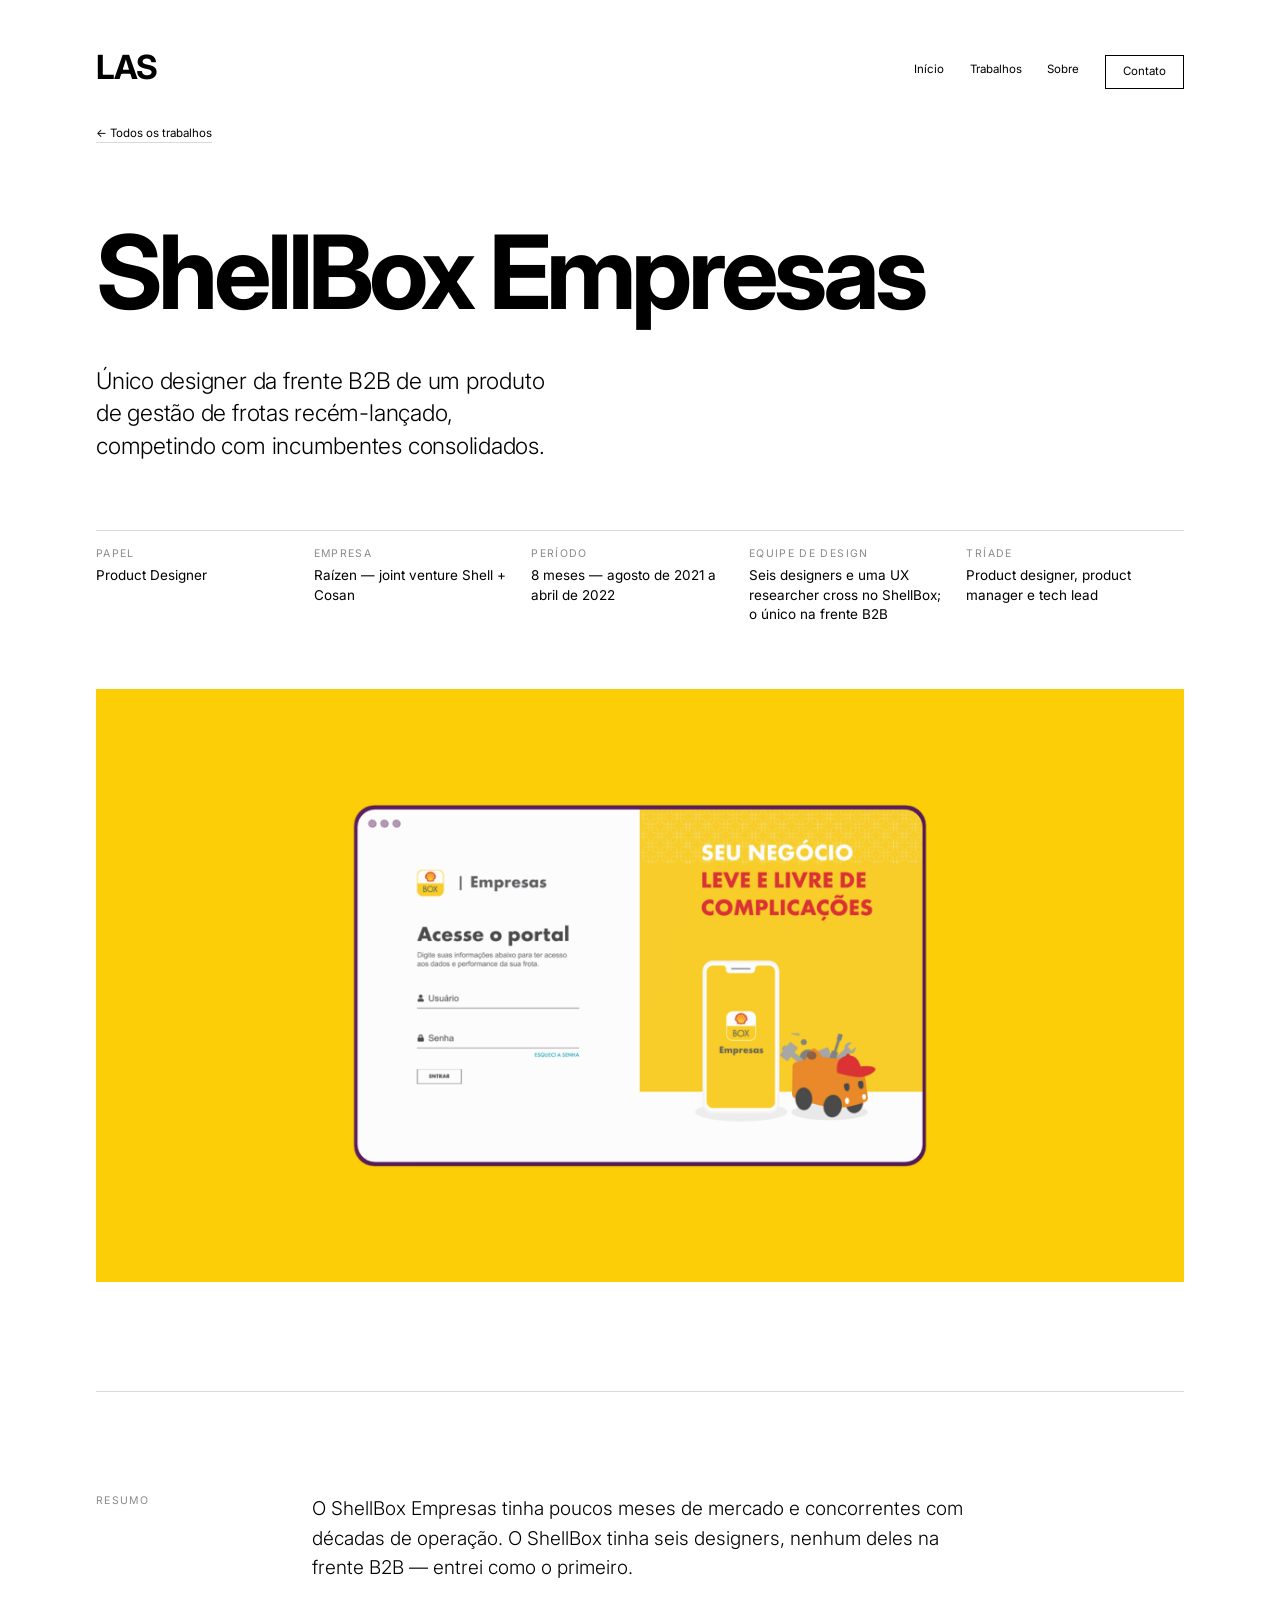
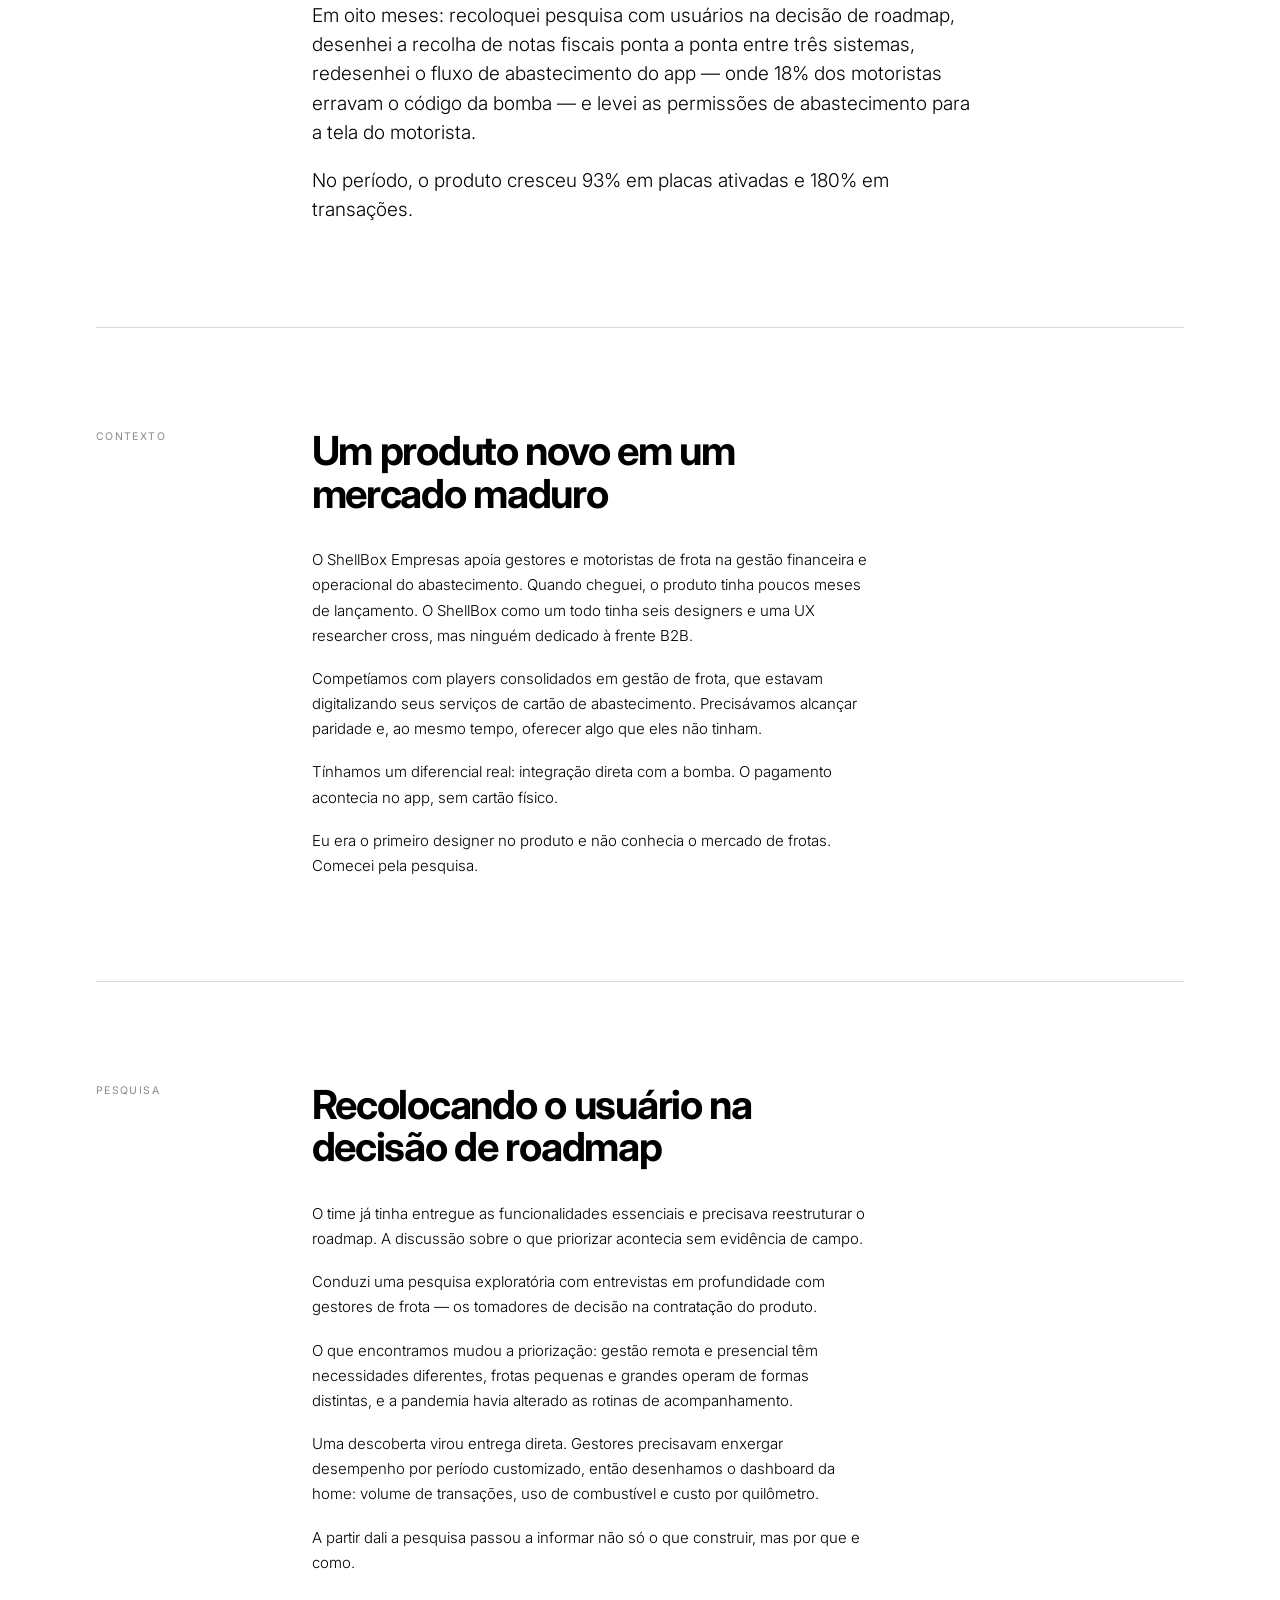
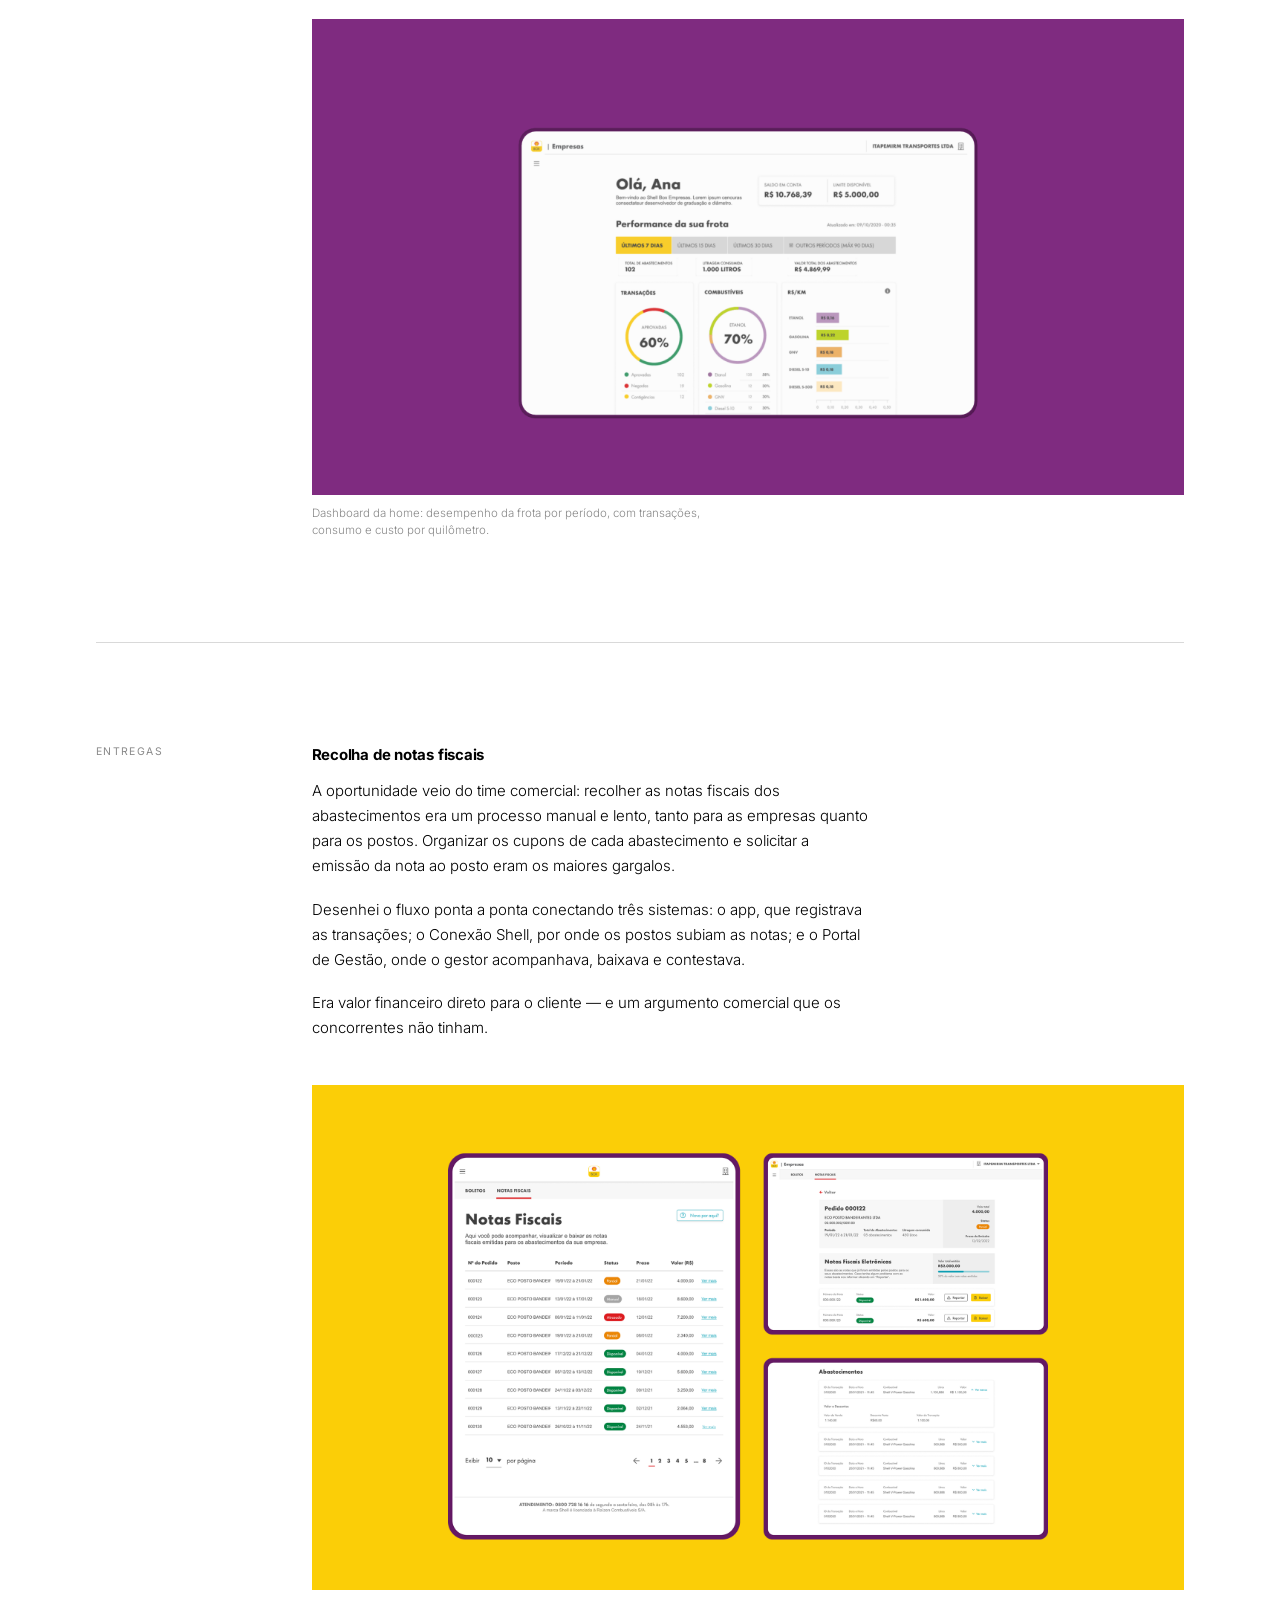
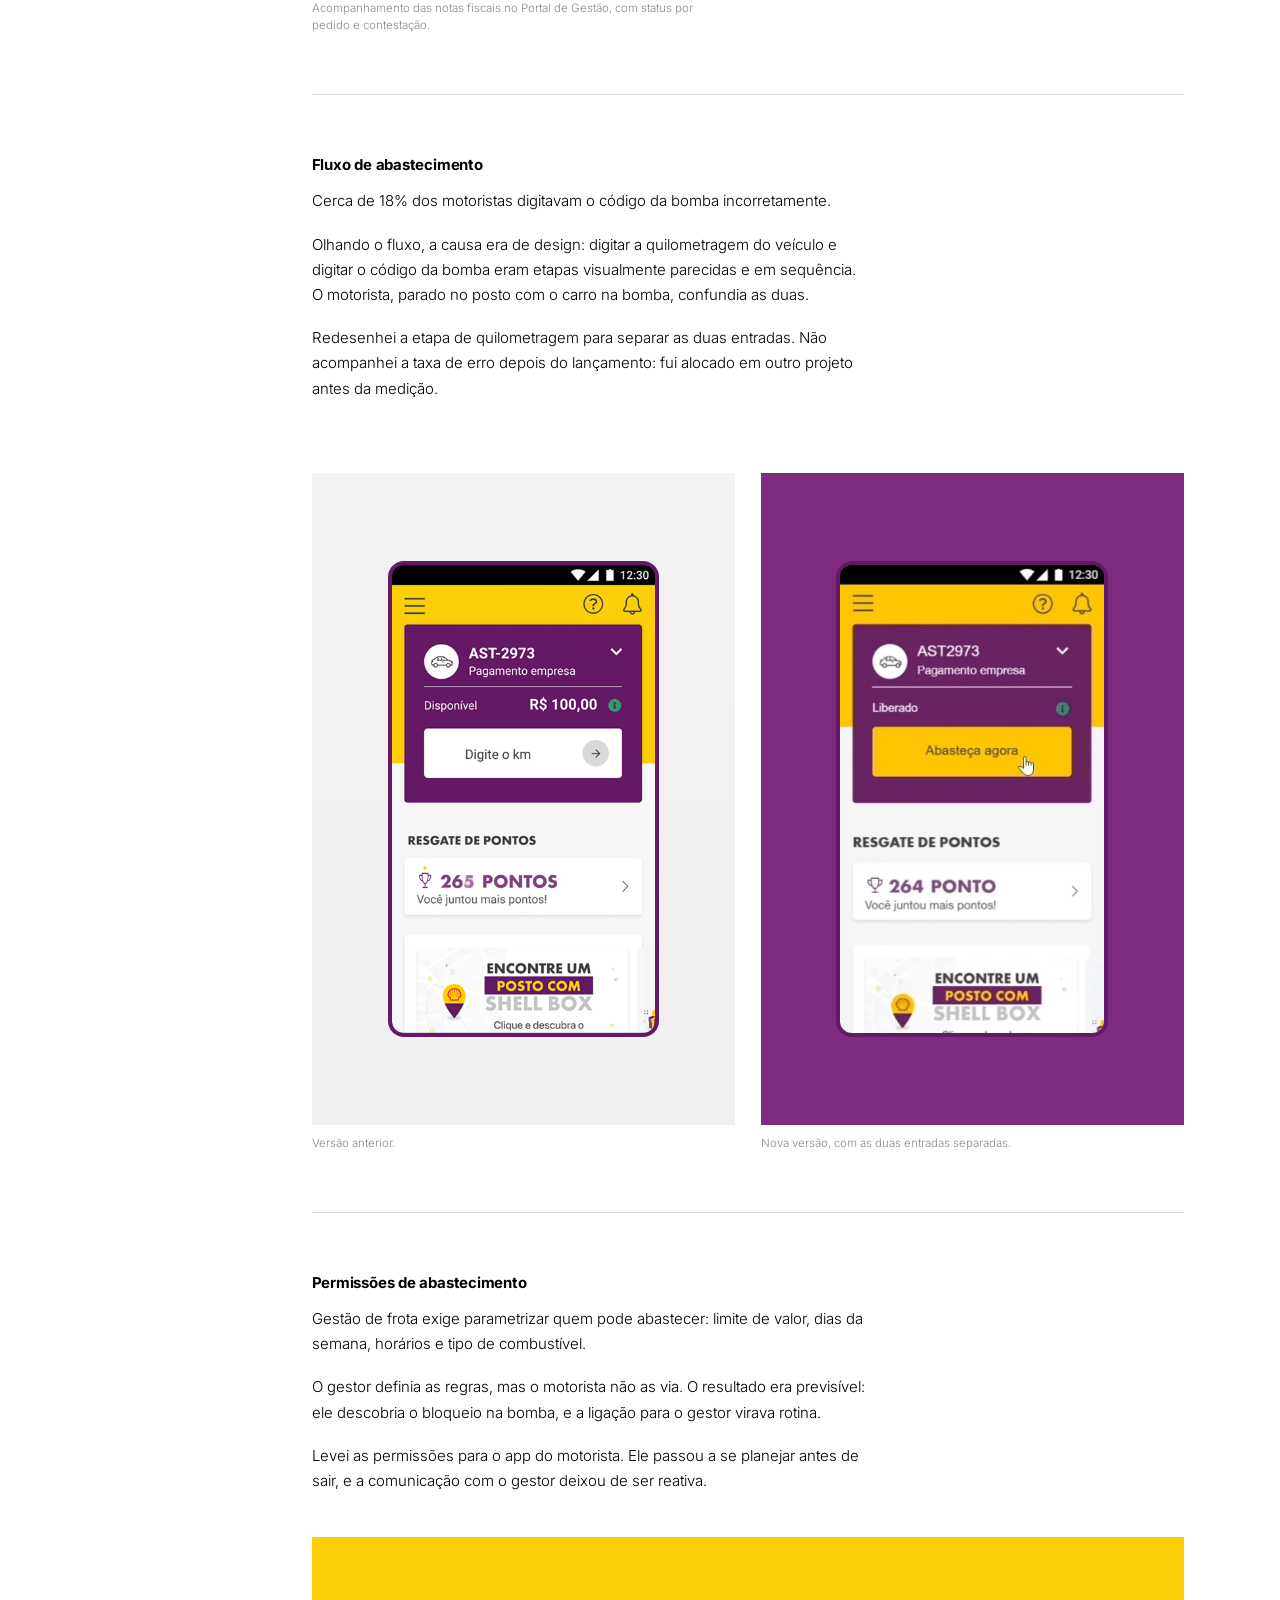
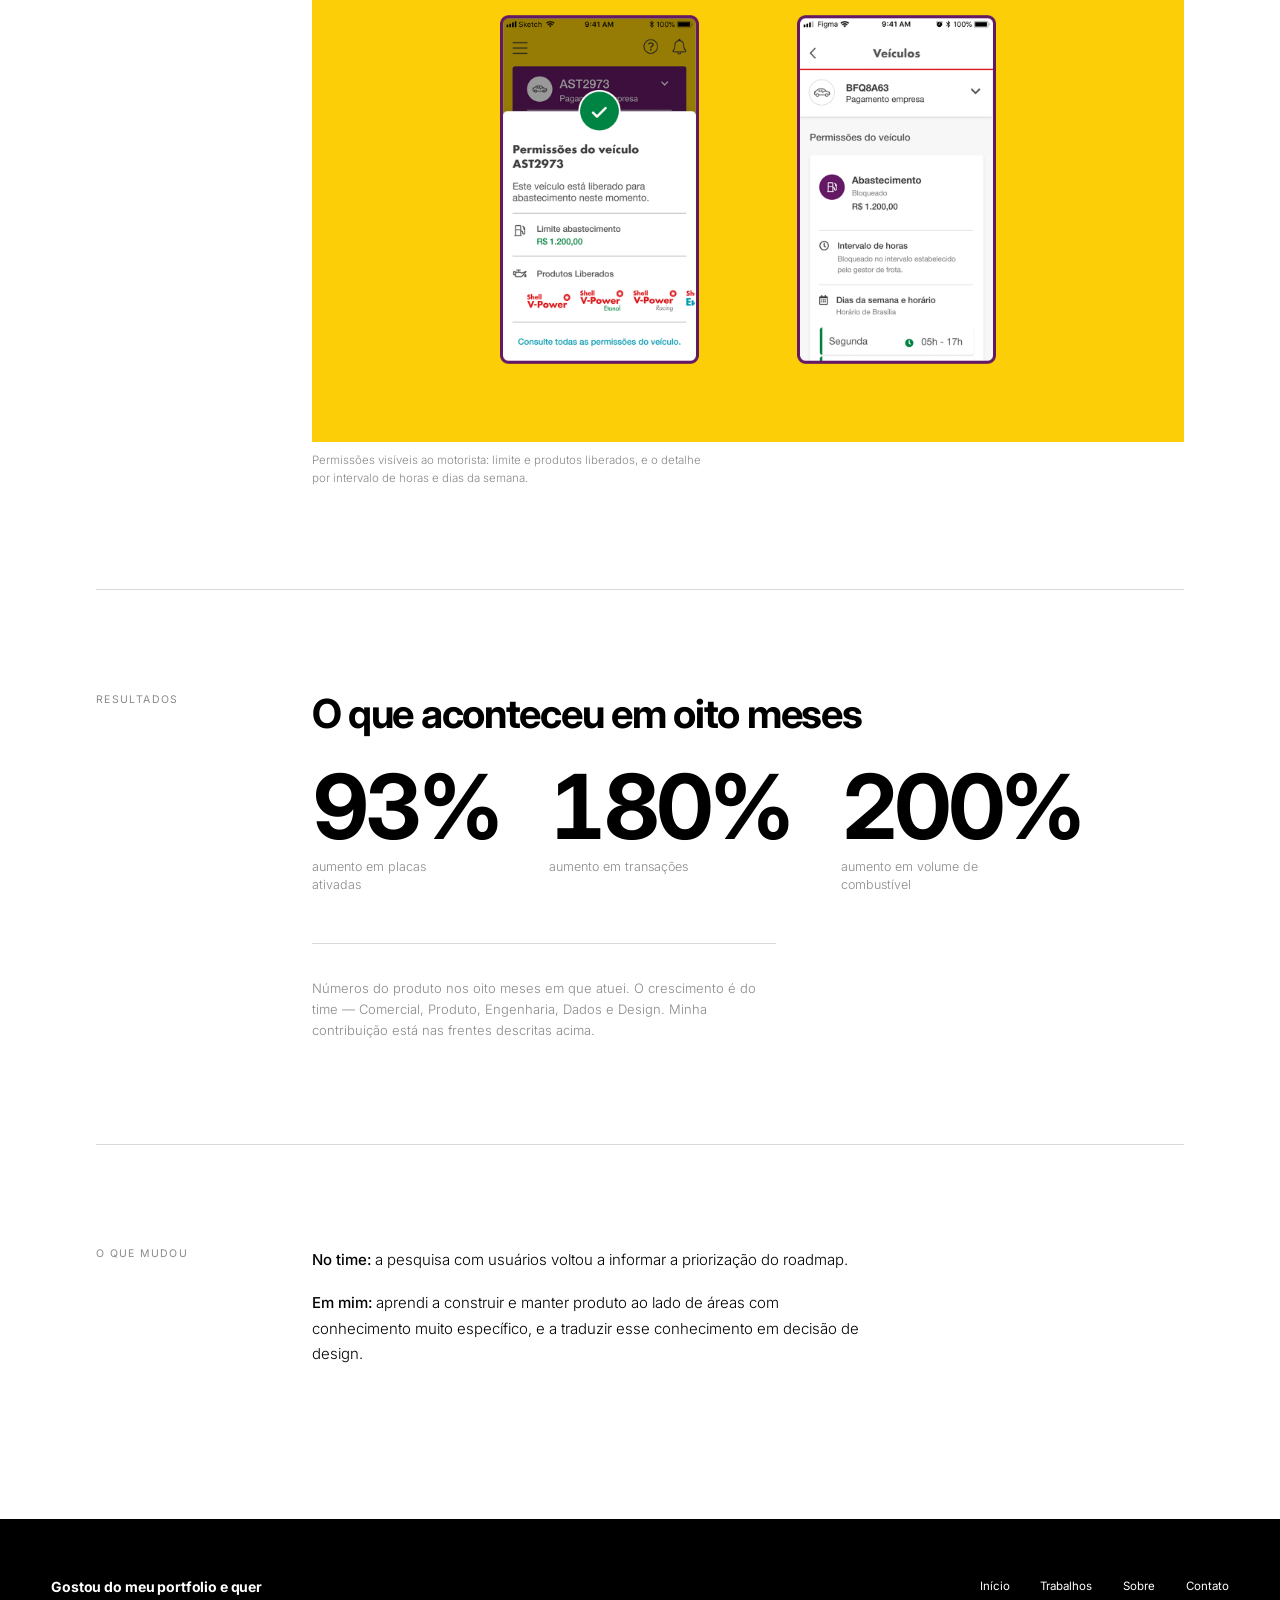
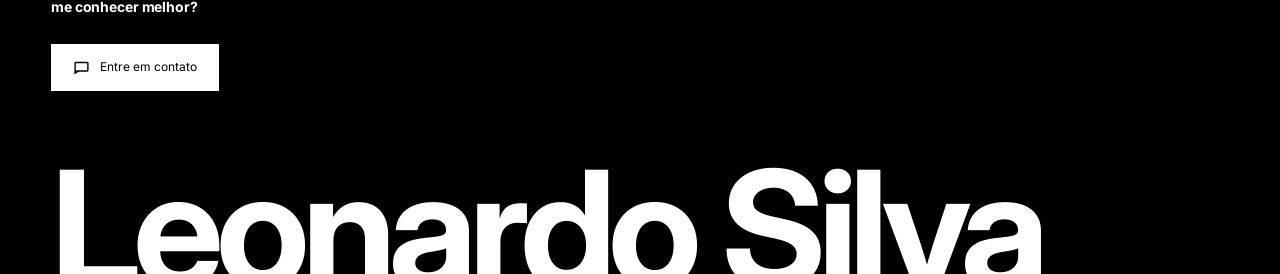
<file: case-shellbox.html>
<!DOCTYPE html>
<html lang="pt-BR">
<head>
<meta charset="utf-8">
<meta name="viewport" content="width=device-width, initial-scale=1">
<title>ShellBox Empresas, Leonardo Silva</title>
<link rel="preconnect" href="https://fonts.googleapis.com">
<link rel="preconnect" href="https://fonts.gstatic.com" crossorigin>
<link href="https://fonts.googleapis.com/css2?family=Inter:wght@300;400;500;700&display=swap" rel="stylesheet">
<link rel="stylesheet" href="assets/css/case.css">
<link rel="stylesheet" href="assets/css/transicao.css">
<script>
/* Sobe a tela de transição antes do primeiro quadro, quando a página
   anterior deixou o recado na sessão. Precisa ser inline e síncrono:
   um arquivo externo chegaria depois do conteúdo já ter piscado. */
(function(){
  try{
    if(matchMedia('(prefers-reduced-motion: reduce)').matches) return;
    var bruto = sessionStorage.getItem('transicao');
    if(!bruto) return;
    sessionStorage.removeItem('transicao');
    var d = JSON.parse(bruto);
    if(!d || !d.inicio || Date.now() - d.inicio > d.duracao + 6000) return;
    if(d.topbar) document.documentElement.style.setProperty('--topbar-h', d.topbar + 'px');
    document.documentElement.classList.add('transicao-ativa', 'transicao-imediata');
    window.__transicao = d;
  }catch(e){}
})();
</script>
<script src="assets/js/transicao.js" defer></script>
</head>
<body>

  <header class="topbar" data-topbar>
    <div class="topbar__inner">
      <a class="monogram" href="index.html" aria-label="Leonardo Alves da Silva — início">LAS</a>
      <nav class="nav" aria-label="Navegação principal">
        <a href="index.html">Início</a>
        <a href="trabalhos.html">Trabalhos</a>
        <a href="sobre.html">Sobre</a>
        <button class="nav__cta" type="button" data-open-drawer>Contato</button>
      </nav>
    </div>
  </header>

  <!-- tela de transição; sem JS a classe nunca chega ao <html> e ela não aparece -->
  <div class="transicao" data-transicao>
    <div class="transicao__inner">
      <p class="transicao__sr" role="status">Carregando a página</p>
      <p class="transicao__dots" aria-hidden="true"><span data-transicao-texto></span></p>
    </div>
  </div>

  <main class="caso">

    <!-- ===== capa ===== -->
    <section class="caso__capa" data-reveal="up">
      <a class="caso__volta" href="trabalhos.html">&larr; Todos os trabalhos</a>

      <h1 class="caso__titulo">ShellBox Empresas</h1>
      <p class="caso__linha">Único designer da frente B2B de um produto de gestão de frotas recém-lançado, competindo com incumbentes consolidados.</p>

      <dl class="caso__dados">
        <div class="caso__dado">
          <dt>Papel</dt>
          <dd>Product Designer</dd>
        </div>
        <div class="caso__dado">
          <dt>Empresa</dt>
          <dd>Raízen — joint venture Shell + Cosan</dd>
        </div>
        <div class="caso__dado">
          <dt>Período</dt>
          <dd>8 meses &mdash; agosto de 2021 a abril de 2022</dd>
        </div>
        <div class="caso__dado">
          <dt>Equipe de Design</dt>
          <dd>Seis designers e uma UX researcher cross no ShellBox; o único na frente B2B</dd>
        </div>
        <div class="caso__dado">
          <dt>Tríade</dt>
          <dd>Product designer, product manager e tech lead</dd>
        </div>
      </dl>

      <div class="slot slot--inteiro">
        <span class="slot__quadro"><img src="assets/img/case-shellbox-capa.png" alt="Tela de login do portal ShellBox Empresas: campos de usuário e senha à esquerda e, à direita, a chamada “Seu negócio leve e livre de complicações” ao lado de um celular e um caminhão ilustrado"></span>
      </div>
    </section>

    <!-- ===== resumo ===== -->
    <section class="bloco bloco--resumo" data-reveal="up">
      <div class="bloco__rail"><p>Resumo</p></div>
      <div class="bloco__corpo">
        <div class="bloco__texto">
          <p>O ShellBox Empresas tinha poucos meses de mercado e concorrentes com décadas de operação. O ShellBox tinha seis designers, nenhum deles na frente B2B — entrei como o primeiro.</p>
          <p>Em oito meses: recoloquei pesquisa com usuários na decisão de roadmap, desenhei a recolha de notas fiscais ponta a ponta entre três sistemas, redesenhei o fluxo de abastecimento do app — onde 18% dos motoristas erravam o código da bomba — e levei as permissões de abastecimento para a tela do motorista.</p>
          <p>No período, o produto cresceu 93% em placas ativadas e 180% em transações.</p>
        </div>
      </div>
    </section>

    <!-- ===== contexto ===== -->
    <section class="bloco" data-reveal="up">
      <div class="bloco__rail"><p>Contexto</p></div>
      <div class="bloco__corpo">
        <h2 class="bloco__titulo">Um produto novo em um mercado maduro</h2>
        <div class="bloco__texto">
          <p>O ShellBox Empresas apoia gestores e motoristas de frota na gestão financeira e operacional do abastecimento. Quando cheguei, o produto tinha poucos meses de lançamento. O ShellBox como um todo tinha seis designers e uma UX researcher cross, mas ninguém dedicado à frente B2B.</p>
          <p>Competíamos com players consolidados em gestão de frota, que estavam digitalizando seus serviços de cartão de abastecimento. Precisávamos alcançar paridade e, ao mesmo tempo, oferecer algo que eles não tinham.</p>
          <p>Tínhamos um diferencial real: integração direta com a bomba. O pagamento acontecia no app, sem cartão físico.</p>
          <p>Eu era o primeiro designer no produto e não conhecia o mercado de frotas. Comecei pela pesquisa.</p>
        </div>
      </div>
    </section>

    <!-- ===== pesquisa ===== -->
    <section class="bloco" data-reveal="up">
      <div class="bloco__rail"><p>Pesquisa</p></div>
      <div class="bloco__corpo">
        <h2 class="bloco__titulo">Recolocando o usuário na decisão de roadmap</h2>
        <div class="bloco__texto">
          <p>O time já tinha entregue as funcionalidades essenciais e precisava reestruturar o roadmap. A discussão sobre o que priorizar acontecia sem evidência de campo.</p>
          <p>Conduzi uma pesquisa exploratória com entrevistas em profundidade com gestores de frota — os tomadores de decisão na contratação do produto.</p>
          <p>O que encontramos mudou a priorização: gestão remota e presencial têm necessidades diferentes, frotas pequenas e grandes operam de formas distintas, e a pandemia havia alterado as rotinas de acompanhamento.</p>
          <p>Uma descoberta virou entrega direta. Gestores precisavam enxergar desempenho por período customizado, então desenhamos o dashboard da home: volume de transações, uso de combustível e custo por quilômetro.</p>
          <p>A partir dali a pesquisa passou a informar não só o que construir, mas por que e como.</p>
        </div>

        <div class="slot slot--inteiro">
          <span class="slot__quadro"><img src="assets/img/case-shellbox-dashboard.png" alt="Dashboard da home do ShellBox Empresas: saldo em conta e limite disponível, seletor de período e os painéis de transações aprovadas, distribuição por combustível e custo por quilômetro"></span>
          <p class="slot__legenda">Dashboard da home: desempenho da frota por período, com transações, consumo e custo por quilômetro.</p>
        </div>
      </div>
    </section>

    <!-- ===== as três entregas ===== -->
    <section class="bloco" data-reveal="up">
      <div class="bloco__rail"><p>Entregas</p></div>
      <div class="bloco__corpo">
        <div class="entrega">
          <h2 class="entrega__nome">Recolha de notas fiscais</h2>
          <div class="bloco__texto">
            <p>A oportunidade veio do time comercial: recolher as notas fiscais dos abastecimentos era um processo manual e lento, tanto para as empresas quanto para os postos. Organizar os cupons de cada abastecimento e solicitar a emissão da nota ao posto eram os maiores gargalos.</p>
            <p>Desenhei o fluxo ponta a ponta conectando três sistemas: o app, que registrava as transações; o Conexão Shell, por onde os postos subiam as notas; e o Portal de Gestão, onde o gestor acompanhava, baixava e contestava.</p>
            <p>Era valor financeiro direto para o cliente — e um argumento comercial que os concorrentes não tinham.</p>
          </div>
          <div class="slot slot--inteiro">
            <span class="slot__quadro"><img src="assets/img/case-shellbox-notas.png" alt="Três telas da recolha de notas fiscais: a lista de pedidos com status por nota, o detalhe de um pedido com as notas eletrônicas e as ações de reportar e baixar, e a relação de abastecimentos que originou cada nota"></span>
            <p class="slot__legenda">Acompanhamento das notas fiscais no Portal de Gestão, com status por pedido e contestação.</p>
          </div>
        </div>

        <div class="entrega">
          <h2 class="entrega__nome">Fluxo de abastecimento</h2>
          <div class="bloco__texto">
            <p>Cerca de 18% dos motoristas digitavam o código da bomba incorretamente.</p>
            <p>Olhando o fluxo, a causa era de design: digitar a quilometragem do veículo e digitar o código da bomba eram etapas visualmente parecidas e em sequência. O motorista, parado no posto com o carro na bomba, confundia as duas.</p>
            <p>Redesenhei a etapa de quilometragem para separar as duas entradas. Não acompanhei a taxa de erro depois do lançamento: fui alocado em outro projeto antes da medição.</p>
          </div>
          <div class="slots--par">
            <div class="slot">
              <span class="slot__quadro slot__quadro--cena">
                <span class="moldura"><img src="assets/img/case-shellbox-fluxo-antes.png" alt="Tela inicial do app ShellBox na versão anterior: cartão roxo do veículo AST-2973 com o saldo disponível e o campo “Digite o km” com seta de avanço"></span>
              </span>
              <p class="slot__legenda">Versão anterior.</p>
            </div>
            <div class="slot">
              <span class="slot__quadro slot__quadro--cena slot__quadro--cena-nova">
                <span class="moldura"><img src="assets/img/case-shellbox-fluxo-depois.webp" alt="Gravação da nova versão do fluxo no app ShellBox: o cartão do veículo AST2973 aparece como “Liberado” e o botão “Abasteça agora” ocupa o lugar do campo de digitação" width="320" height="568" loading="lazy" decoding="async"></span>
              </span>
              <p class="slot__legenda">Nova versão, com as duas entradas separadas.</p>
            </div>
          </div>
        </div>

        <div class="entrega">
          <h2 class="entrega__nome">Permissões de abastecimento</h2>
          <div class="bloco__texto">
            <p>Gestão de frota exige parametrizar quem pode abastecer: limite de valor, dias da semana, horários e tipo de combustível.</p>
            <p>O gestor definia as regras, mas o motorista não as via. O resultado era previsível: ele descobria o bloqueio na bomba, e a ligação para o gestor virava rotina.</p>
            <p>Levei as permissões para o app do motorista. Ele passou a se planejar antes de sair, e a comunicação com o gestor deixou de ser reativa.</p>
          </div>
          <div class="slot slot--inteiro">
            <span class="slot__quadro"><img src="assets/img/case-shellbox-permissoes.png" alt="Duas telas do app do motorista: à esquerda, as permissões do veículo AST2973, liberado para abastecer, com limite de R$ 1.200,00 e os produtos permitidos; à direita, a tela de veículos com abastecimento bloqueado, intervalo de horas e dias da semana definidos pelo gestor de frota"></span>
            <p class="slot__legenda">Permissões visíveis ao motorista: limite e produtos liberados, e o detalhe por intervalo de horas e dias da semana.</p>
          </div>
        </div>
      </div>
    </section>

    <!-- ===== resultados ===== -->
    <section class="bloco" data-reveal="up">
      <div class="bloco__rail"><p>Resultados</p></div>
      <div class="bloco__corpo">
        <h2 class="bloco__titulo">O que aconteceu em oito meses</h2>

        <div class="nums">
          <div class="num"><b>93%</b><span>aumento em placas ativadas</span></div>
          <div class="num"><b>180%</b><span>aumento em transações</span></div>
          <div class="num"><b>200%</b><span>aumento em volume de combustível</span></div>
        </div>

        <p class="credito">Números do produto nos oito meses em que atuei. O crescimento é do time — Comercial, Produto, Engenharia, Dados e Design. Minha contribuição está nas frentes descritas acima.</p>
      </div>
    </section>

    <!-- ===== o que ficou ===== -->
    <section class="bloco" data-reveal="up">
      <div class="bloco__rail"><p>O que mudou</p></div>
      <div class="bloco__corpo">
        <div class="bloco__texto">
          <p><strong>No time:</strong> a pesquisa com usuários voltou a informar a priorização do roadmap.</p>
          <p><strong>Em mim:</strong> aprendi a construir e manter produto ao lado de áreas com conhecimento muito específico, e a traduzir esse conhecimento em decisão de design.</p>
        </div>
      </div>
    </section>

  </main>

<!-- ===== rodapé ===== -->
  <footer class="footer" id="contato" data-reveal="up">

    <div class="footer__inner">
    <div class="footer__top">
      <div>
        <p class="footer__ask">Gostou do meu portfolio e quer me conhecer melhor?</p>
        <a class="btn" href="mailto:leonardouxexp@gmail.com"><svg viewBox="0 0 24 24" fill="currentColor" aria-hidden="true"><path d="M4 4h16a2 2 0 0 1 2 2v10a2 2 0 0 1-2 2H8l-6 4V6a2 2 0 0 1 2-2zm0 2v10.1L7.4 16H20V6H4z"/></svg>Entre em contato</a>
      </div>

      <nav class="footer__nav" aria-label="Navegação do rodapé">
        <a href="index.html">Início</a>
        <a href="trabalhos.html">Trabalhos</a>
        <a href="sobre.html">Sobre</a>
        <a href="#" data-open-drawer>Contato</a>
      </nav>
    </div>

    <p class="footer__name">Leonardo Silva</p>
    </div>

  </footer>


<!-- ===== gaveta de contato ===== -->
  <div class="scrim" data-scrim hidden></div>

  <aside class="drawer" data-drawer role="dialog" aria-modal="true" aria-labelledby="drawer-titulo" hidden>
    <div class="drawer__head">
      <h2 class="drawer__title" id="drawer-titulo">Contato</h2>
      <button class="drawer__close" type="button" data-close-drawer aria-label="Fechar contato">
        <svg viewBox="0 0 24 24" fill="none" aria-hidden="true"><path d="M5 5 L19 19 M19 5 L5 19" stroke="currentColor" stroke-width="1.5" stroke-linecap="square"/></svg>
      </button>
    </div>

    <!-- Para receber os envios, troque o action por um endpoint (Formspree, Basin, Netlify Forms...) -->
    <form class="drawer__form" action="https://formspree.io/f/SEU_ID" method="post">
      <div class="field">
        <label for="c-nome">Nome</label>
        <input id="c-nome" name="nome" type="text" autocomplete="name" required>
      </div>
      <div class="field">
        <label for="c-tel">Telefone</label>
        <input id="c-tel" name="telefone" type="tel" autocomplete="tel">
      </div>
      <div class="field">
        <label for="c-email">E-mail</label>
        <input id="c-email" name="email" type="email" autocomplete="email" required>
      </div>
      <div class="field">
        <label for="c-motivo">Motivo</label>
        <input id="c-motivo" name="motivo" type="text">
      </div>
      <div class="field">
        <label for="c-msg">Mensagem</label>
        <textarea id="c-msg" name="mensagem" rows="3"></textarea>
      </div>

      <p class="drawer__note">
        Nunca vou compartilhar suas informações. Ao enviar, você concorda com a
        <a href="#">política de privacidade</a>.
      </p>

      <div class="drawer__foot">
        <button class="drawer__send" type="submit">Enviar</button>
        <p class="drawer__where">
          Brasil<br>
          leonardouxexp@gmail.com
        </p>
      </div>
    </form>
  </aside>

  <script src="assets/js/case.js"></script>
</body>
</html>
</file>
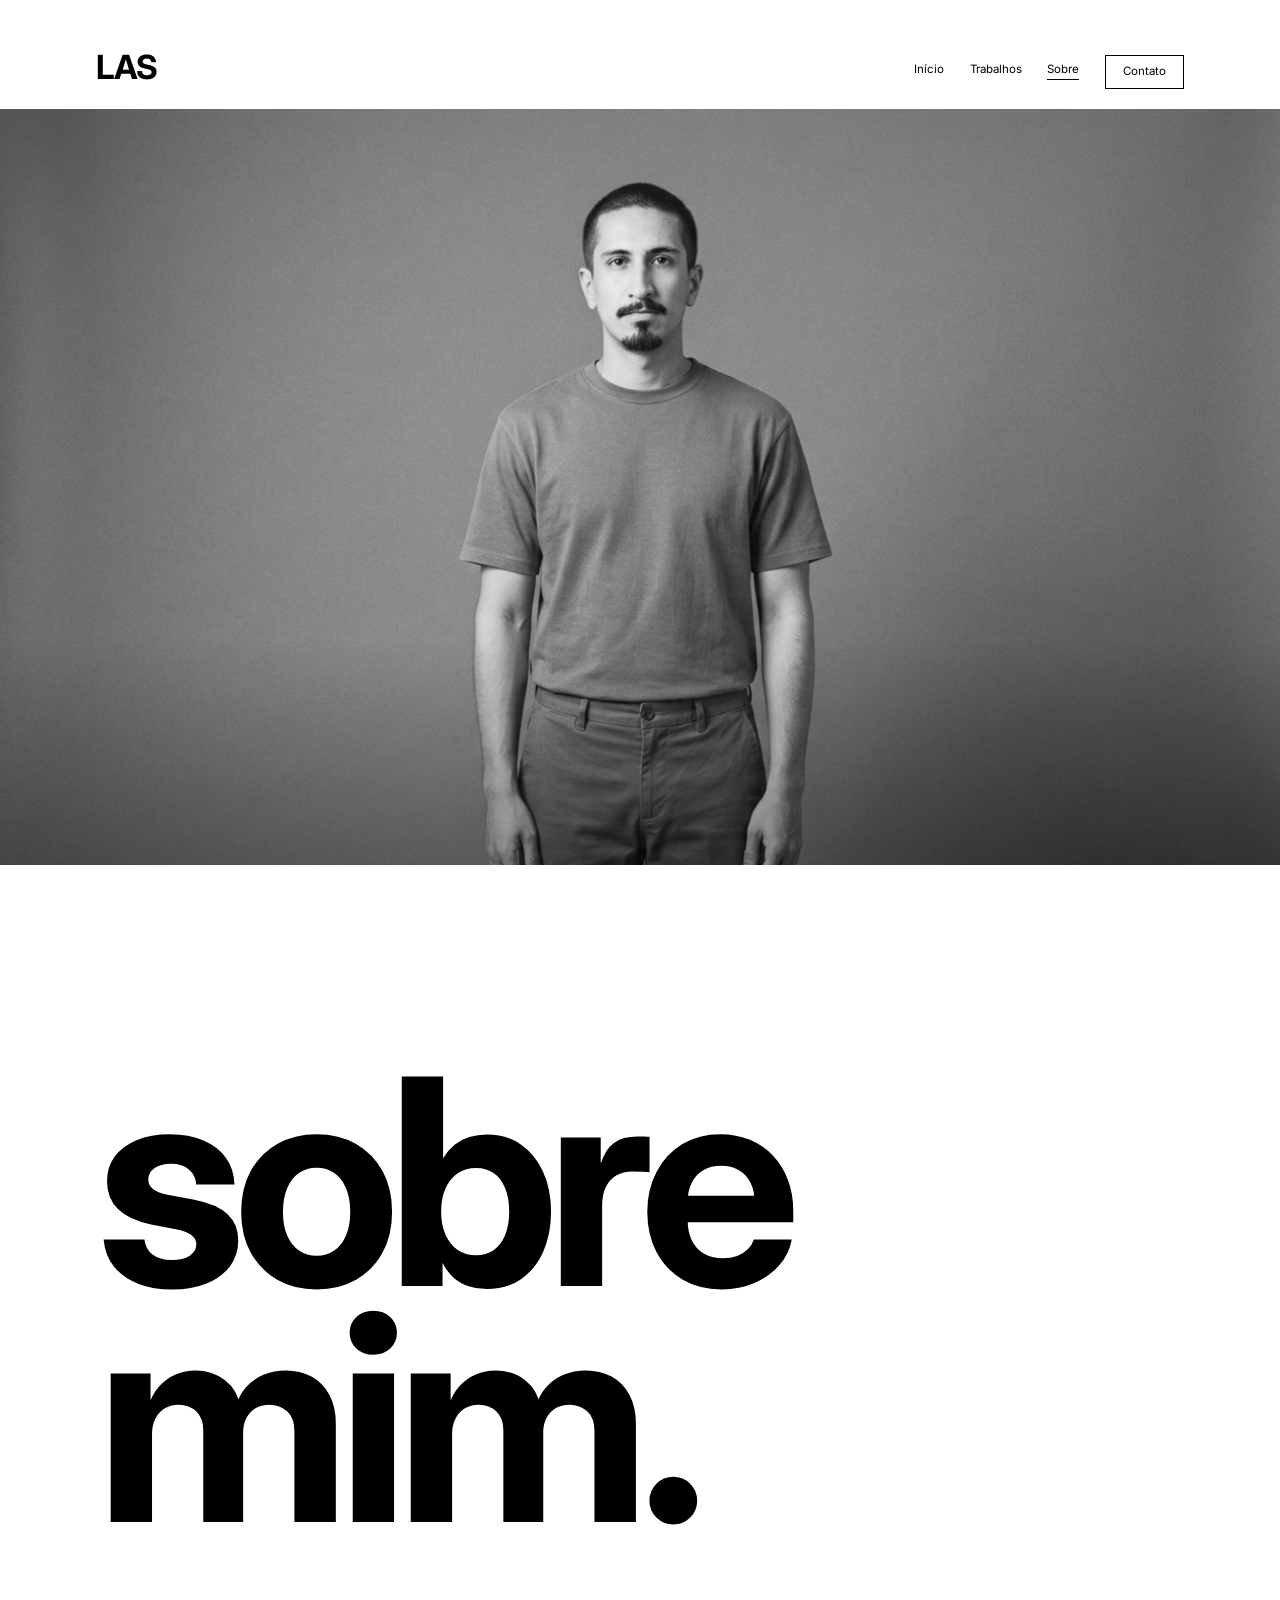
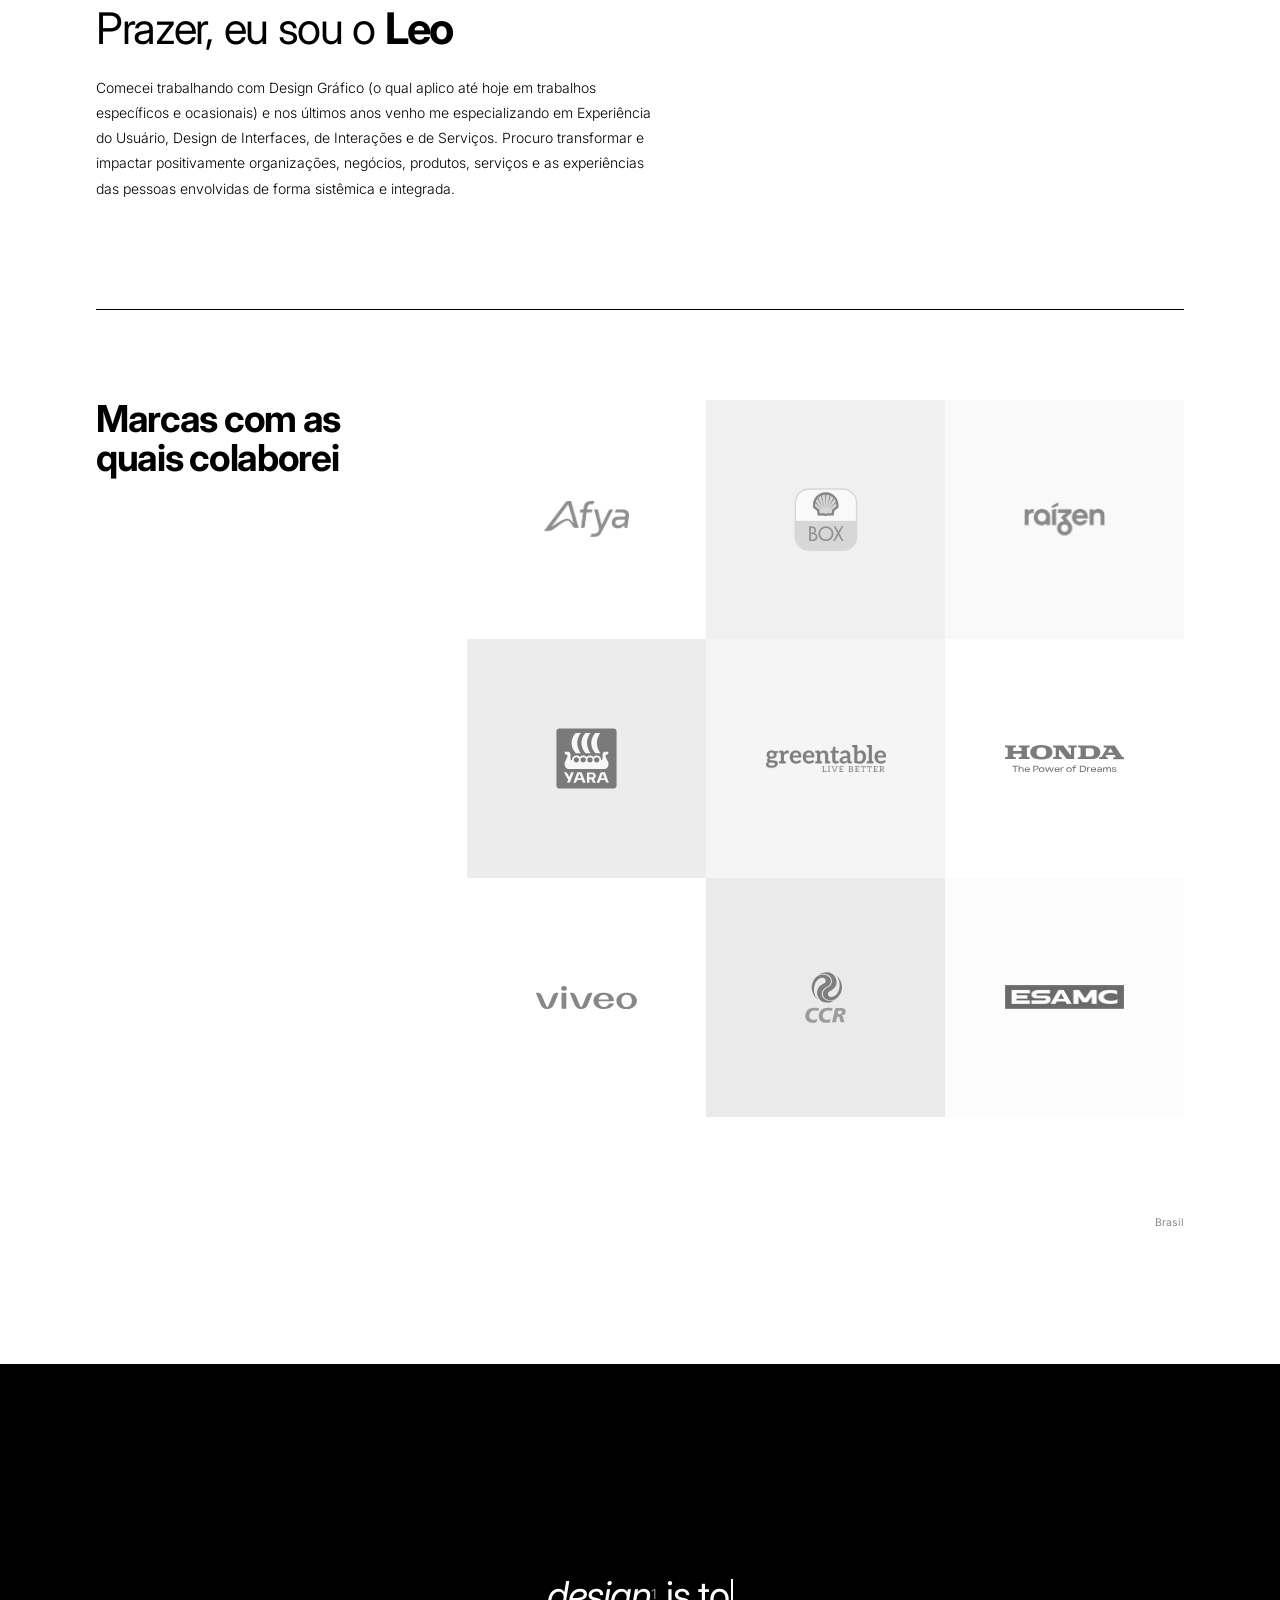
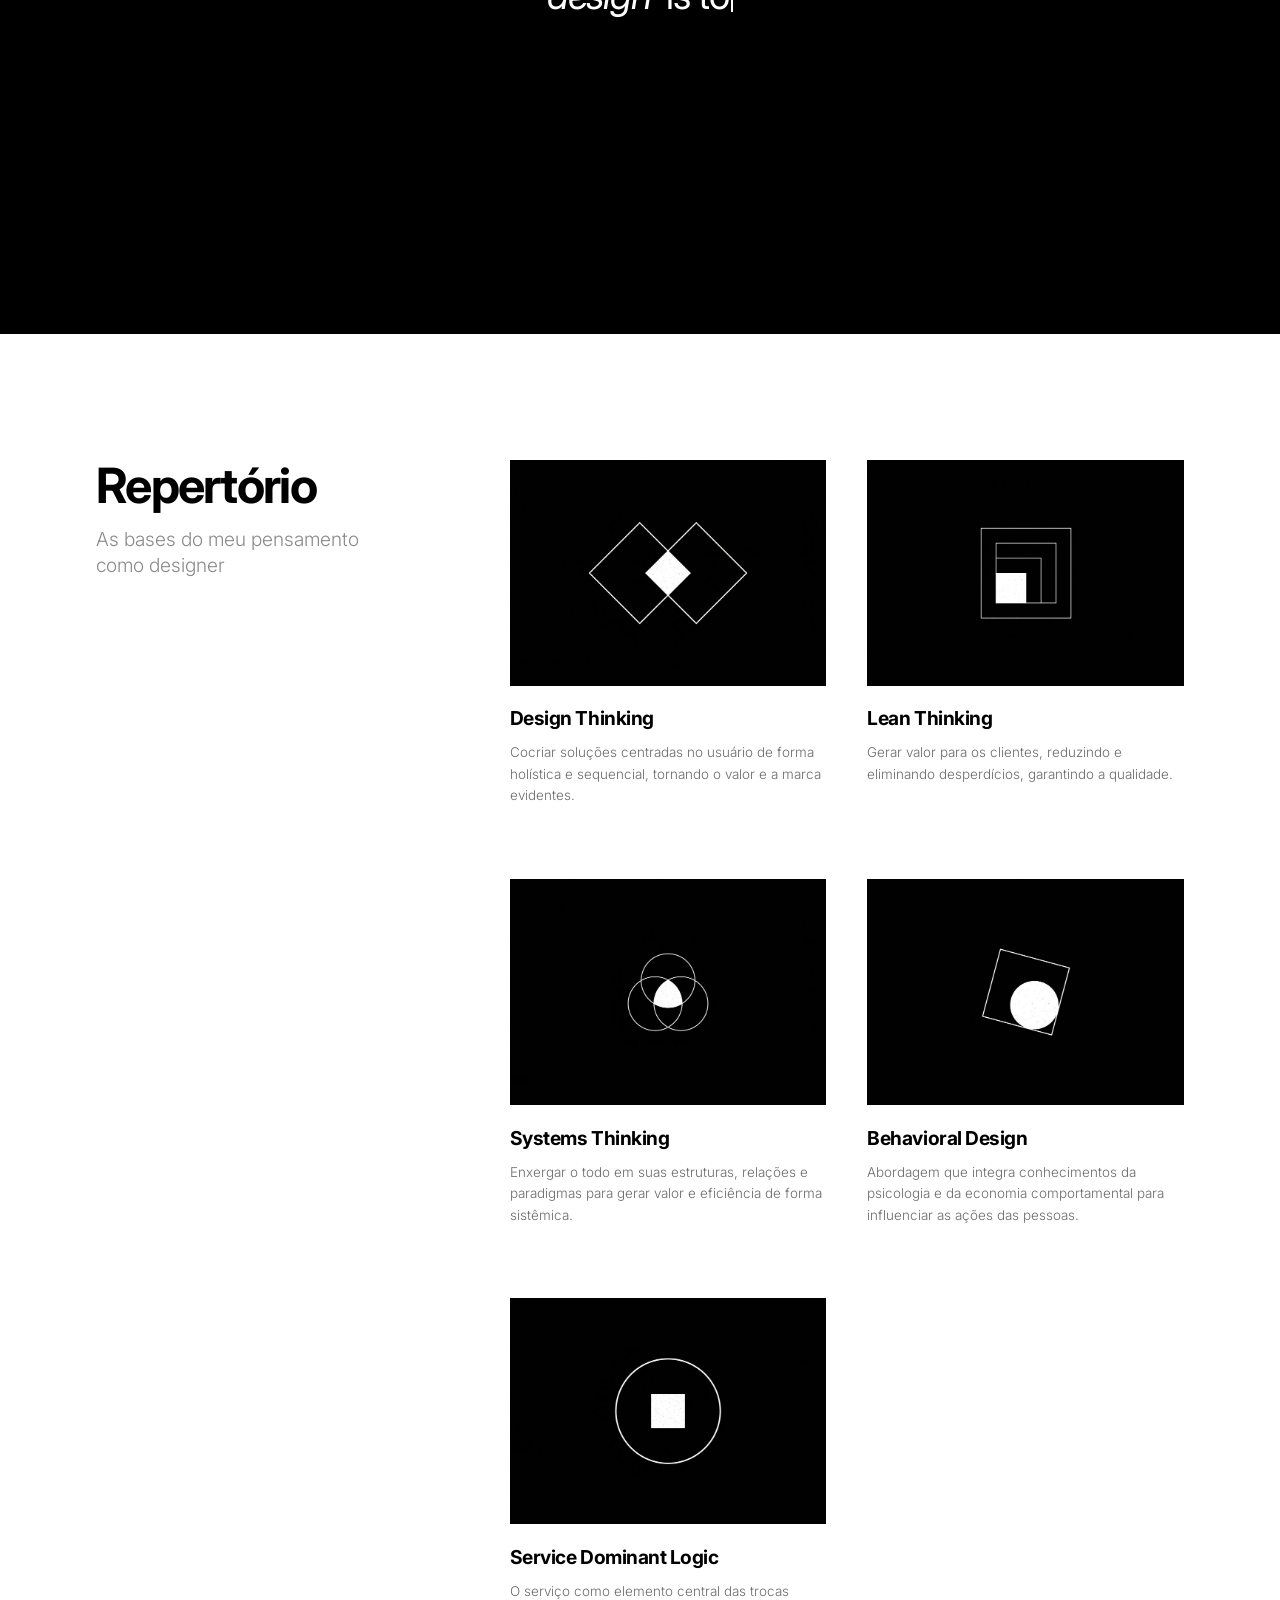
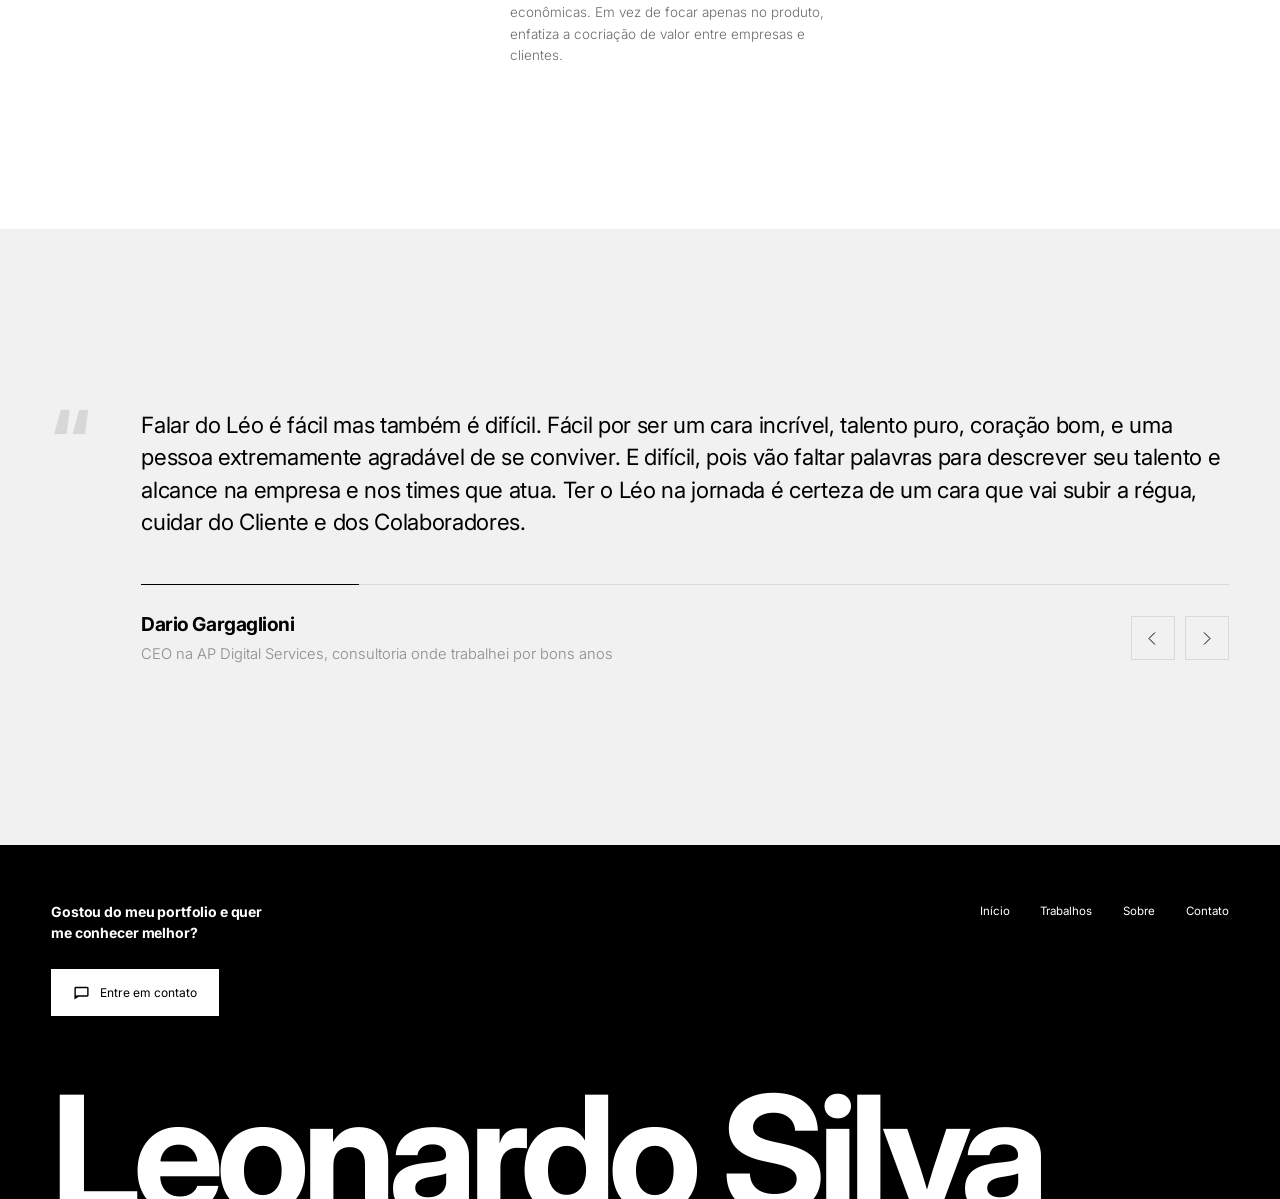
<file: sobre.html>
<!DOCTYPE html>
<html lang="pt-BR">
<head>
<meta charset="utf-8">
<meta name="viewport" content="width=device-width, initial-scale=1">
<title>Sobre, Leonardo Silva</title>
<link rel="preconnect" href="https://fonts.googleapis.com">
<link rel="preconnect" href="https://fonts.gstatic.com" crossorigin>
<link href="https://fonts.googleapis.com/css2?family=Inter:ital,wght@0,300;0,400;0,500;0,700;1,400&display=swap" rel="stylesheet">
<link rel="stylesheet" href="assets/css/sobre.css">
<link rel="stylesheet" href="assets/css/transicao.css">
<script>
/* Sobe a tela de transição antes do primeiro quadro, quando a página
   anterior deixou o recado na sessão. Precisa ser inline e síncrono:
   um arquivo externo chegaria depois do conteúdo já ter piscado. */
(function(){
  try{
    if(matchMedia('(prefers-reduced-motion: reduce)').matches) return;
    var bruto = sessionStorage.getItem('transicao');
    if(!bruto) return;
    sessionStorage.removeItem('transicao');
    var d = JSON.parse(bruto);
    if(!d || !d.inicio || Date.now() - d.inicio > d.duracao + 6000) return;
    if(d.topbar) document.documentElement.style.setProperty('--topbar-h', d.topbar + 'px');
    document.documentElement.classList.add('transicao-ativa', 'transicao-imediata');
    window.__transicao = d;
  }catch(e){}
})();
</script>
<script src="assets/js/transicao.js" defer></script>
</head>
<body>

  <header class="topbar" data-topbar>
    <div class="topbar__inner">
      <a class="monogram" href="index.html" aria-label="Leonardo Alves da Silva — início">LAS</a>
      <nav class="nav" aria-label="Navegação principal">
        <a href="index.html">Início</a>
        <a href="trabalhos.html">Trabalhos</a>
        <a href="sobre.html" aria-current="page">Sobre</a>
        <button class="nav__cta" type="button" data-open-drawer>Contato</button>
      </nav>
    </div>
  </header>

  <!-- tela de transição; sem JS a classe nunca chega ao <html> e ela não aparece -->
  <div class="transicao" data-transicao>
    <div class="transicao__inner">
      <p class="transicao__sr" role="status">Carregando a página</p>
      <p class="transicao__dots" aria-hidden="true"><span data-transicao-texto></span></p>
    </div>
  </div>

  <section class="hero" data-reveal="up">
    <img src="assets/img/retrato-hero-sobre.jpg" alt="Retrato de Leonardo Silva">
    <p class="hero__legend">Brasil</p>
  </section>

  <main class="page">

    <section class="about">
      <h1 class="about__title" data-reveal="up">
        <span class="about__line">sobre</span>
        <span class="about__line about__line--two">
          mim.
        </span>
      </h1>

      <div class="about__foot" data-reveal="up" data-delay="140">
        <div>
          <h2 class="about__hello">Prazer, eu sou o <b>Leo</b></h2>
          <p class="about__text">
            Comecei trabalhando com Design Gráfico (o qual aplico até hoje em trabalhos
            específicos e ocasionais) e nos últimos anos venho me especializando em
            Experiência do Usuário, Design de Interfaces, de Interações e de Serviços.
            Procuro transformar e impactar positivamente organizações, negócios, produtos,
            serviços e as experiências das pessoas envolvidas de forma sistêmica e integrada.
          </p>
        </div>
      </div>
    </section>

    <hr class="rule">

    <section class="chapter" data-reveal="right">
      <h2 class="chapter__label">Marcas com as quais colaborei</h2>
      <ul class="brands">
          <li class="brand brand--wide brand--w54" style="background:#ffffff"><img src="assets/img/logo-afya.png" alt="Afya"></li>
          <li class="brand brand--square" style="background:#f0f0f0"><svg viewBox="0 0 81 80" fill="none" xmlns="http://www.w3.org/2000/svg">
<path fill-rule="evenodd" clip-rule="evenodd" d="M79.4233 41.1328V61.0808L79.4201 61.4249C79.2648 69.6583 73.5494 76.5322 65.87 78.4492H15.1288C7.34394 76.5055 1.57617 69.4662 1.57617 61.0808V41.1328H79.4233Z" fill="#FBCE07"/>
<path fill-rule="evenodd" clip-rule="evenodd" d="M61.5177 1.15137L61.8619 1.15461C71.5927 1.338 79.4233 9.2805 79.4233 19.0523V41.6657H1.57617V19.0523L1.57941 18.7082C1.76286 8.98024 9.70784 1.15137 19.4802 1.15137H61.5177Z" fill="white"/>
<path fill-rule="evenodd" clip-rule="evenodd" d="M41.6684 35.3303C41.2518 35.6361 40.7489 35.8017 40.2335 35.8017C39.718 35.8017 39.2159 35.6361 38.7985 35.3303L38.3215 34.9805H30.0694L29.3044 28.8018L24.2988 25.1246C24.0807 24.0448 23.9709 22.9434 23.9709 21.8412C23.9709 12.7737 31.2564 5.41602 40.2335 5.41602C49.2105 5.41602 56.4961 12.7737 56.4961 21.8412C56.4961 22.9434 56.387 24.0448 56.1673 25.1246L51.1625 28.8018L50.3976 34.9805H42.1447L41.6684 35.3303Z" fill="#FBCE07"/>
<path fill-rule="evenodd" clip-rule="evenodd" d="M40.2307 5.41602C31.2555 5.41602 23.9709 12.7719 23.9709 21.841C23.9709 22.9402 24.0807 24.0466 24.298 25.1258L29.3051 28.807L30.0684 34.9803H38.3211L38.7989 35.3358C39.2147 35.6416 39.7192 35.8017 40.2307 35.8017C40.7493 35.8017 41.2538 35.6416 41.6696 35.3358L42.1403 34.9803H50.3922L51.1635 28.807L56.1689 25.1258C56.3878 24.0466 56.4961 22.9402 56.4961 21.841C56.4961 12.7719 49.206 5.41602 40.2307 5.41602ZM53.4277 23.5807L48.4897 27.2138L47.8832 32.1062H41.8877L40.9949 32.7603C40.776 32.9196 40.51 33.0109 40.2307 33.0109C39.9577 33.0109 39.6917 32.9196 39.4666 32.7603L38.58 32.1062H32.5782L31.9717 27.2138L27.0338 23.5807C26.8902 23.0099 26.8149 22.4254 26.8149 21.841C26.8149 20.8595 27.0204 19.8915 27.4151 18.9941L36.166 27.9303L27.6614 17.324C27.9949 15.9462 28.7323 14.7069 29.7828 13.7678L37.4071 27.0601L30.6553 12.5077C31.5277 11.3316 32.7422 10.4686 34.134 10.037L38.7989 26.5317L35.3885 9.35494C36.4249 8.7633 37.5986 8.45027 38.7848 8.45027C39.0374 8.45027 39.29 8.46468 39.5348 8.4919L40.2307 26.3571L40.9266 8.4919C41.1785 8.46468 41.4311 8.45027 41.6767 8.45027C42.87 8.45027 44.0366 8.7633 45.073 9.35494L41.6696 26.5317L46.3275 10.037C47.7193 10.4686 48.94 11.3316 49.8132 12.5077L43.0606 27.0601L50.6794 13.7678C51.7291 14.7069 52.4729 15.9462 52.8071 17.324L44.3018 27.9303L53.0456 18.9941C53.4418 19.8915 53.6466 20.8595 53.6466 21.841C53.6466 22.4254 53.5783 23.0099 53.4277 23.5807Z" fill="#DD1D21"/>
<path fill-rule="evenodd" clip-rule="evenodd" d="M21.4105 48.5962C24.8681 48.5962 28.1311 49.5114 28.1311 53.7179C28.1311 55.0798 27.4005 56.663 26.1587 57.2564V57.3066C28.3258 57.7022 29.8356 59.8561 29.8356 62.0327C29.8356 65.769 26.6946 67.2541 23.4564 67.2541H19.1716V48.5962H21.4105ZM40.4996 48.5962C45.7481 48.5962 50.0972 52.7984 50.0972 57.9251C50.0972 63.2424 45.7967 67.2541 40.4996 67.2541C35.2033 67.2541 30.902 63.2424 30.902 57.9251C30.902 52.7984 35.2511 48.5962 40.4996 48.5962ZM52.7275 48.5962L56.3109 55.4013L60.1253 48.5962H62.6151L57.5661 57.4797L62.894 67.2541H60.4507L56.3109 59.6076L52.0058 67.2541H49.564L55.0763 57.4797L50.2385 48.5962H52.7275ZM22.8717 58.7171H21.46V65.1756H23.2131C25.3307 65.1756 27.5465 64.5328 27.5465 61.8844C27.5465 59.2611 24.9176 58.7171 22.8717 58.7171ZM40.4996 50.6856C36.1991 50.6856 33.1864 53.985 33.1864 57.9251C33.1864 62.0076 36.539 65.1647 40.4996 65.1647C44.4603 65.1647 47.8128 62.0076 47.8128 57.9251C47.8128 53.985 44.8001 50.6856 40.4996 50.6856ZM22.0933 50.6747H21.46V56.8608H22.0438C24.2109 56.8608 25.988 56.4157 25.988 53.743C25.988 51.1197 24.2348 50.6747 22.0933 50.6747Z" fill="#595959"/>
<path fill-rule="evenodd" clip-rule="evenodd" d="M19.4802 1.15137C9.59287 1.15137 1.57617 9.16554 1.57617 19.0523V61.0806C1.57617 70.9665 9.59287 78.9815 19.4802 78.9815H61.5177C71.4074 78.9815 79.4233 70.9665 79.4233 61.0806V19.0523C79.4233 9.16554 71.4074 1.15137 61.5177 1.15137H19.4802Z" stroke="#FBCE07" stroke-width="1.83051"/>
</svg></li>
          <li class="brand brand--wide brand--w54" style="background:#f9f9f9"><svg role="img" aria-label="Raízen" viewBox="0 0 86 36" fill="none" xmlns="http://www.w3.org/2000/svg" xmlns:xlink="http://www.w3.org/1999/xlink">
<rect width="86" height="36" fill="url(#pattern0_43_11460)"/>
<defs>
<pattern id="pattern0_43_11460" patternContentUnits="objectBoundingBox" width="1" height="1">
<use xlink:href="#image0_43_11460" transform="matrix(0.000755124 0 0 0.00178259 -0.162244 -0.418033)"/>
</pattern>
<image id="image0_43_11460" width="1754" height="1030" preserveAspectRatio="none" xlink:href="[data-uri]"/>
</defs>
</svg></li>
          <li class="brand brand--square" style="background:#ececec"><svg viewBox="0 0 70.9 70.9" xmlns="http://www.w3.org/2000/svg" role="img" aria-label="Yara"><path fill="#003e7e" d="M69.2 66c0 1.7-1.4 3.2-3.2 3.2H4.8c-1.7 0-3.2-1.4-3.2-3.2V4.8c0-1.7 1.4-3.2 3.2-3.2H66c1.7 0 3.2 1.4 3.2 3.2V66z"></path><path fill="#ffffff" d="M41.3 56.5h-2.7v-3.4h2.7c1.1 0 1.7.5 1.7 1.7.1 1.1-.5 1.7-1.7 1.7m2.3 1.7c1.5-.6 2.3-1.7 2.3-3.4v-.3c-.1-2.3-1.9-3.4-4.1-3.4h-5.9v11.7h2.8v-4.2h2l2.1 4.2h3.1l-2.3-4.6M21.2 51H18l-1.9 5.1-2.2-3.8c-.4-.7-1.4-1.3-2.3-1.3H10l4.8 8.4-1.2 3.3h1.6c.8 0 1.7-.6 2-1.4l4-10.3zM30.2 59.6l1.2 3.1h3l-3.9-10.3c-.3-.8-1.2-1.4-2-1.4h-3.4l-4.4 11.7h1.5c.8 0 1.7-.6 2-1.4l.6-1.7h5.4m-.7-2h-4l1.7-4.4c.2-.5.5-.5.6 0l1.7 4.4M51 59.6h5.4l.6 1.7c.3.8 1.2 1.4 2 1.4h1.5L56.1 51h-3.4c-.8 0-1.7.6-2 1.4l-3.9 10.3h3l1.2-3.1m2.4-6.4c.2-.5.5-.5.6 0l1.7 4.4h-4l1.7-4.4"></path><path fill="#ffffff" fill-rule="evenodd" clip-rule="evenodd" d="M39.3 33.9c-1.7 0-3 1.3-3 3s1.3 3 3 3 3-1.3 3-3-1.4-3-3-3m-7.6 0c-1.7 0-3 1.3-3 3s1.3 3 3 3 3-1.3 3-3-1.4-3-3-3m15.2 0c-1.7 0-3 1.3-3 3s1.3 3 3 3 3-1.3 3-3-1.3-3-3-3m-22.9 0c-1.7 0-3 1.3-3 3s1.3 3 3 3 3-1.3 3-3-1.3-3-3-3m35.4 4.6c-.8-1.6-2.2-4.3-2.4-5.2 0 0-.8-2.1 1.4-2.4.9-.1 1.6-.8 1.6-1.7v-1c0-.1-.1-.3-.3-.3h-3.6c-.1 0-2.6.3-2.6 3.3-.1 5.2 0 5.9-1.4 6.1-.1 0-.2-.1-.2-.2v-.2c0-2.8-2.2-5-5-5-1.4 0-2.7.6-3.6 1.5 0 .1-.1.1-.2.1s-.2-.1-.2-.1c-.9-.9-2.2-1.5-3.6-1.5s-2.7.6-3.6 1.5c0 .1-.1.1-.2.1s-.2-.1-.2-.1c-.9-.9-2.2-1.5-3.6-1.5s-2.7.6-3.6 1.5c0 .1-.1.1-.2.1s-.2-.1-.2-.1c-.9-.9-2.2-1.5-3.6-1.5-2.8 0-5 2.2-5 5v.2c0 .1-.1.2-.3.2-1.4-.2-1.3-.9-1.4-6.1 0-3-2.5-3.3-2.6-3.3h-3.6c-.1 0-.3.1-.3.3v1c0 .9.7 1.6 1.6 1.7 2.2.3 1.4 2.4 1.4 2.4-.3.9-1.6 3.6-2.4 5.2-.5 1-1.5 3.6.1 6.1.9 1.4 2 2.8 5.9 2.7h36c3.9.1 5-1.3 5.9-2.7 1.5-2.5.5-5 0-6.1m-25.1-9.1c.1.1.5.1.8.1h5.1c-2.6-2.3-4.2-8-4.2-11.4 0-3.5 1.6-9.2 4.2-11.4h-5.1c-.3 0-.7 0-.8.1 0 0-4.6 4.5-4.6 11.3.1 6.9 4.6 11.3 4.6 11.3m11.1 0c.1.1.5.1.8.1h5.1c-2.6-2.3-4.2-8-4.2-11.4 0-3.5 1.6-9.2 4.2-11.4h-5.1c-.3 0-.7 0-.8.1 0 0-4.6 4.4-4.6 11.3s4.6 11.3 4.6 11.3M18.7 18.1c0-6.9 4.6-11.3 4.6-11.3.1-.1.5-.1.8-.1h5.1C26.6 9 25 14.7 25 18.1c0 3.5 1.6 9.1 4.2 11.4h-5.1c-.3 0-.7 0-.8-.1 0 0-4.6-4.4-4.6-11.3"></path></svg></li>
          <li class="brand brand--wide" style="background:#f5f5f5"><img src="assets/img/logo-greentable.png" alt="Greentable"></li>
          <li class="brand brand--wide" style="background:#ffffff"><svg role="img" aria-label="Honda" viewBox="0 0 300 67.78524" xmlns="http://www.w3.org/2000/svg">
   <path d="m17.78523 53.691277h6.37584v13.87024h2.23714v-13.87024h6.37584v-1.789711h-14.98882zm23.37808 2.23713c-2.01342 0-3.69127.783-4.80984 2.46085v-6.487691h-2.12528v15.659951h2.12528v-5.14541c0-3.57942 2.23713-4.9217 4.47427-4.9217 2.01342 0 3.46756 1.11857 3.46756 3.91499v6.26398h2.12528v-6.37584c0-3.69127-2.12528-5.36913-5.25727-5.36913m10.51454 4.80985c.33557-2.46085 1.90157-3.57942 4.1387-3.57942 1.90157 0 3.80314 1.00671 3.91499 3.57942zm4.1387-5.03356c-4.02684 0-6.48769 2.12528-6.48769 6.26398 0 3.57942 2.34899 5.81656 6.37584 5.81656 2.79642 0 5.48098-1.00671 5.92841-3.80313h-2.34899c-.44743 1.56599-1.78971 2.23713-3.69128 2.23713-2.57271 0-3.91499-1.67785-4.1387-3.91499h10.40268v-.67114c.11186-3.80313-2.01342-5.92841-6.04027-5.92841zm85.57047 2.46085l-.11185-2.23714h-2.12528c.11185.89486.11185 1.67786.11185 2.57271v8.61298h2.12528v-5.36913c0-2.79642 1.23043-4.1387 3.91499-4.1387.44743 0 .89486 0 1.67786.22371v-2.01342c-.33557 0-.55929-.11186-1.34229-.11186-2.01342 0-3.3557 1.11857-4.25056 2.46085m65.88367 0l-.11185-2.23714h-2.12528c.11185.89486.11185 1.67786.11185 2.57271v8.61298h2.23714v-5.36913c0-2.79642 1.23043-4.1387 3.91499-4.1387.44743 0 .89485 0 1.67785.22371v-2.01342c-.33557 0-.55928-.11186-1.34228-.11186-2.12528 0-3.57942 1.11857-4.36242 2.46085m-90.71588 7.15884l-3.91499-9.61969h-2.79642l-3.80313 9.61969-3.57942-9.61969h-2.46085l4.47427 11.18568h2.90828l3.69128-9.50783 3.91498 9.50783h2.79642l4.36242-11.18568h-2.23714zm-38.81432-5.48099h-4.58613v-6.26398h4.47428c3.02013 0 4.02684 1.11857 4.02684 2.90828 0 2.23713-1.00671 3.3557-3.91499 3.3557m-.11185-7.941831h-6.71141v15.659951h2.23713v-5.92841h4.80985c4.1387 0 6.15212-2.12528 6.15212-5.03355 0-2.68457-1.67785-4.697991-6.48769-4.697991m14.09396 14.317671c-3.02014 0-4.58613-2.01342-4.58613-4.47427 0-2.68456 1.56599-4.47427 4.58613-4.47427 3.13199 0 4.69798 1.90156 4.69798 4.47427 0 2.46085-1.56599 4.47427-4.69798 4.47427m0-10.51454c-4.47428 0-6.93513 2.46085-6.93513 6.04027 0 3.80313 2.46085 6.04027 6.93513 6.04027 4.58612 0 6.93512-2.12528 6.93512-6.04027.11185-3.80313-2.23714-6.04027-6.93512-6.04027m34.67561 5.03356c.33557-2.46085 1.90157-3.57942 4.1387-3.57942 1.90157 0 3.80313 1.00671 3.80313 3.57942zm4.1387-5.03356c-4.02684 0-6.48769 2.12528-6.48769 6.26398 0 3.57942 2.34899 5.81656 6.37584 5.81656 2.79642 0 5.48098-1.00671 5.92841-3.80313h-2.23714c-.44743 1.56599-1.78971 2.23713-3.69127 2.23713-2.57271 0-3.91499-1.67785-4.13871-3.91499h10.40269v-.67114c0-3.80313-2.23714-5.92841-6.15213-5.92841zm86.91275 5.03356c.33557-2.46085 1.90157-3.57942 4.13871-3.57942 1.90156 0 3.80313 1.00671 3.80313 3.57942zm4.25056-5.03356c-4.02684 0-6.48769 2.12528-6.48769 6.26398 0 3.57942 2.34899 5.81656 6.37584 5.81656 2.79642 0 5.48098-1.00671 5.92841-3.80313h-2.23714c-.44743 1.56599-1.78971 2.23713-3.69127 2.23713-2.57271 0-3.91499-1.67785-4.13871-3.91499h10.40269v-.67114c-.11186-3.80313-2.23714-5.92841-6.15213-5.92841zm-50.55928-.783v.44743h-2.79642v1.566h2.79642v9.73154h2.23714v-9.73154h4.47427v-1.566h-4.47427v-.89485c0-1.789714.78299-2.348998 2.46085-2.348998.55928 0 1.34228.111857 2.34899.335571v-1.565996c-.783-.111857-1.67785-.223714-2.79642-.223714-3.24385-.111856-4.25056 1.677853-4.25056 4.250557m-10.96197 11.29754c-3.02013 0-4.69799-2.01342-4.69799-4.47427 0-2.68456 1.67786-4.47427 4.69799-4.47427 3.13199 0 4.69799 1.90156 4.69799 4.47427 0 2.46085-1.67785 4.47427-4.69799 4.47427m0-10.51454c-4.47427 0-6.93512 2.46085-6.93512 6.04027 0 3.80313 2.46085 6.04027 6.93512 6.04027 4.47427 0 6.93512-2.12528 6.93512-6.04027 0-3.80313-2.34899-6.04027-6.93512-6.04027m100.11186 0c-2.349 0-3.80313 1.566-4.36242 2.79642-.67114-1.90156-2.34899-2.79642-4.02684-2.79642-1.566 0-3.132.783-4.13871 2.46085l-.11185-2.01342h-2.01343c.11186.89485.11186 1.67785.11186 2.5727v8.61298h2.23714v-5.36913c0-3.3557 1.90156-4.69798 3.57942-4.69798 1.7897 0 2.68456 1.23042 2.68456 4.36241v5.7047h2.12528v-5.36913c0-3.91499 2.46085-4.69798 3.57942-4.69798 2.23713 0 2.79642 1.45413 2.79642 4.47427v5.59284h2.23713v-6.4877c-.11185-3.69127-2.01342-5.14541-4.69798-5.14541m15.65995 5.48098l-3.69127-.78299c-1.67785-.33557-2.349-.67114-2.349-1.566 0-1.11857 1.34229-1.67785 3.24385-1.67785 1.566 0 3.02014.44743 3.13199 1.78971h2.23714c0-2.68457-2.90828-3.35571-5.36913-3.35571-2.90827 0-5.48098 1.00672-5.48098 3.46757 0 1.7897 1.34228 2.46085 3.02013 2.90827l3.46756.783c1.23043.22371 2.46085.55928 2.46085 1.566 0 1.23042-1.23042 1.90156-3.69127 1.90156-2.01342 0-3.35571-.55928-3.57942-2.12528h-2.34899c.22371 2.57271 2.5727 3.57942 5.7047 3.57942 4.25055 0 6.15212-1.23042 6.15212-3.57942.11186-1.67785-.89485-2.46085-2.90828-2.90828m-82.21476 4.69799h-4.1387v-12.30425h3.80313c5.59284 0 6.93512 2.12528 6.93512 6.15213 0 3.24384-1.23042 6.15212-6.59955 6.15212m.22371-13.982101h-6.59955v15.659951h6.71141c5.48098 0 8.61297-2.79642 8.61297-7.82997 0-5.03356-2.68456-7.829981-8.72483-7.829981m45.97316 10.402681c0 2.68457-1.566 3.91499-4.25056 3.91499-2.12528 0-3.02014-.89485-3.02014-2.12528 0-2.46085 4.36242-2.23713 6.04027-2.23713h1.11857v.44742zm2.12528-2.68456c0-2.68456-2.23714-3.91499-5.36913-3.91499-2.46085 0-5.25727.67114-5.48099 3.35571h2.349c.11185-1.11857 1.23042-1.90157 3.24384-1.90157 1.90157 0 3.24385.67114 3.24385 2.68456v.44743h-1.23042c-2.57271 0-8.27741-.22371-8.27741 3.69128 0 2.23713 1.90157 3.69127 4.69799 3.69127 2.23714 0 3.57942-.22371 4.80984-1.90157l.11186 1.566h2.01342c-.11185-.67114-.11185-1.34228-.11185-2.12528z" fill="#020303" stroke-width="1.11856818"/>
   <path d="m34.56376 5.816554l4.58613.559284c2.01342.223714 2.23713 1.901566 2.23713 3.020135v5.369127h-20.91722v-5.369127c0-1.118569.22371-2.796421 2.23714-3.020135l4.58612-.559284v-4.586129h-27.29306v4.586129l4.58613.559284c2.01342.223714 2.23714 1.901566 2.23714 3.020135v17.673378c0 1.118568-.22372 2.79642-2.23714 3.020134l-4.58613.671141v4.58613h27.18121v-4.58613l-4.58613-.559284c-2.01342-.223714-2.23714-1.901566-2.23714-3.020134v-5.369128h20.91723v5.369128c0 1.118568-.22372 2.79642-2.23714 3.020134l-4.58613.559284v4.58613h27.18121v-4.58613l-4.58613-.559284c-2.01342-.223714-2.23714-1.901566-2.23714-3.020134v-17.785235c0-1.118569.22372-2.796421 2.23714-3.020135l4.58613-.559284v-4.586129h-27.18121v4.586129zm179.30649 23.042506h-11.4094v-21.029083h11.4094c6.71141 0 8.94854 3.243848 8.94854 10.514542 0 7.270693-2.23713 10.514541-8.94854 10.514541m2.46085-27.628635h-33.55705v4.586129l4.02684.447428c1.45414.223713 2.349.782997 2.349 2.79642v18.120806c0 1.118568-.22372 2.79642-2.23714 3.020134l-4.58613.559284v4.58613h34.00448c12.19239 0 22.14765-4.921701 22.14765-17.114094 0-12.080537-10.06712-17.002237-22.14765-17.002237" fill="#c00" stroke-width="1.11856818"/>
   <path d="m257.15884 18.903803l6.48769-10.514542 6.82327 10.514542zm38.14317 11.409396c-2.12528-.223714-2.79642-1.677853-3.46756-2.684564l-15.65995-24.049217c-1.11857-1.677852-1.90157-2.237137-3.57942-2.237137h-25.72707v4.58613l6.15212.671141c.89486.111857 2.01343 1.230425 1.11857 2.908278l-11.52125 18.903803c-.44743.782997-1.00671 1.677852-2.34899 1.789709l-4.58613.559284v4.58613h21.70022v-4.58613l-3.69127-.335571c-1.566-.223713-2.46085-1.342281-1.67786-2.572706l1.78971-2.796421h20.80537l1.566 2.348993c1.34228 2.12528-.33557 2.908278-1.78971 3.131991l-3.80313.447428v4.586129h29.41834v-4.809843zm-137.13646-24.496645l4.58613.559284c2.01342.223714 2.23713 1.901566 2.23713 3.020135v17.114094l-18.00894-23.825504c-.783-1.118568-1.45414-1.454138-3.46757-1.454138h-23.26621v4.586129l4.58612.559284c2.01343.223714 2.23714 1.901566 2.23714 3.020135v17.673378c0 1.118568-.22371 2.79642-2.23714 3.020134l-4.58612.559284v4.58613h21.70022v-4.474273l-4.58613-.559284c-2.01342-.223714-2.23714-1.901566-2.23714-3.020134v-17.114094l18.00895 23.825503c.783 1.118568 1.566 1.454139 3.46756 1.454139h16.44296v-25.950783c0-1.118569.22371-2.796421 2.23713-3.020135l4.58613-.559284v-4.586129h-21.70022zm-67.1141 24.161074c-8.61297 0-12.08053-3.579418-12.08053-11.744966 0-8.165548 3.57942-11.744967 12.08053-11.744967 8.61298 0 12.08054 3.579419 12.08054 11.744967.11186 8.053691-3.46756 11.744966-12.08054 11.744966m0-29.977628c-22.03579 0-27.74049 9.731543-27.74049 18.232662 0 8.501118 5.7047 18.232662 27.74049 18.232662 22.0358 0 27.7405-9.731544 27.7405-18.232662.11185-8.501119-5.59284-18.232662-27.7405-18.232662" fill="#c00" stroke-width="1.11856818"/>
</svg></li>
          <li class="brand brand--wide brand--w64" style="background:#ffffff"><svg role="img" aria-label="Viveo" xmlns="http://www.w3.org/2000/svg"
 viewBox="0 0 515.000000 118.000000"
 preserveAspectRatio="xMidYMid meet">

<g transform="translate(0.000000,118.000000) scale(0.100000,-0.100000)"
fill="#0f4b55" stroke="none">
<path d="M1364 1169 c-61 -17 -99 -85 -82 -146 28 -105 232 -122 283 -23 57
109 -62 210 -201 169z"/>
<path d="M3285 826 c-289 -70 -429 -330 -310 -573 40 -81 92 -133 182 -181 91
-48 172 -65 308 -66 183 0 305 40 411 136 50 46 94 110 94 138 0 6 -44 10
-120 10 l-119 0 -16 -30 c-25 -48 -75 -99 -119 -123 -59 -31 -193 -31 -252 0
-84 45 -145 136 -148 223 l-1 45 385 3 c211 1 388 6 393 11 14 14 -11 121 -43
188 -52 106 -162 185 -302 218 -76 18 -272 19 -343 1z m294 -120 c67 -35 110
-94 131 -183 l8 -33 -264 0 -264 0 6 28 c11 53 59 135 96 165 75 60 194 70
287 23z"/>
<path d="M4455 826 c-146 -35 -254 -116 -312 -234 -36 -71 -38 -81 -37 -166 1
-118 26 -185 99 -265 61 -65 139 -111 235 -137 88 -24 281 -24 369 -1 278 74
412 332 299 574 -49 105 -186 202 -326 232 -69 14 -263 13 -327 -3z m294 -119
c96 -48 146 -159 139 -306 -7 -133 -51 -215 -143 -264 -61 -33 -184 -31 -245
3 -57 32 -106 97 -126 168 -19 64 -15 207 7 257 38 86 104 146 183 166 47 12
135 1 185 -24z"/>
<path d="M4 813 c62 -172 257 -632 283 -667 67 -93 208 -155 320 -142 110 13
214 73 269 155 19 30 274 648 274 666 0 14 -148 3 -186 -14 -76 -34 -101 -78
-223 -383 -62 -156 -120 -291 -128 -300 -20 -23 -45 -23 -71 -1 -11 10 -72
148 -136 308 -124 309 -142 339 -221 376 -27 13 -63 19 -114 19 -65 0 -72 -2
-67 -17z"/>
<path d="M1305 817 c-3 -6 -4 -190 -3 -407 l3 -395 120 0 120 0 3 408 2 407
-120 0 c-87 0 -122 -3 -125 -13z"/>
<path d="M1733 818 c188 -475 255 -632 283 -671 68 -94 209 -156 321 -143 118
14 225 79 277 169 22 38 266 635 266 651 0 15 -146 5 -186 -13 -73 -33 -98
-76 -221 -381 -63 -157 -122 -293 -130 -302 -20 -23 -45 -23 -71 -1 -10 10
-63 128 -117 263 -151 377 -153 381 -240 421 -48 22 -190 27 -182 7z"/>
</g>
</svg></li>
          <li class="brand brand--square" style="background:#eaeaea"><svg role="img" aria-label="CCR" xmlns="http://www.w3.org/2000/svg" xmlns:xlink="http://www.w3.org/1999/xlink"
	 viewBox="0 0 1080 1080">
<g>
	<g>
		<path fill="#9E280E" fill-rule="evenodd" clip-rule="evenodd" d="M717.1,158.7c63,46.5,103.9,121.2,104.7,205.5c-1.1,104.6-76,224.6-190.9,224.6
			c-76.9,0-138.5-47.7-138.5-112.1c0-43.3,30.8-85.4,73.4-103.8c48.4-20.6,83.1-59.6,83.1-112.1c0-114.5-142.5-152.6-229.8-110.9
			c40.8-26.9,89.6-42.7,142-42.9l2.5,0c125.8,1.3,186.5,126.5,161,207.6c-16.7,51.7-37.4,76.6-86.2,103.3
			c-28.1,15.8-58.5,19.3-57.2,60.9c1.3,30.3,26,50.4,55.4,50.4c99.4,0,145.6-120.9,145.6-195.3C782.2,258.1,755.8,195,717.1,158.7z
			 M407.1,574.7c-9-6.5-17.4-13.6-25.4-21.3c-48.4-46.8-78.7-112.2-79.2-184.7c0.9-104.7,75-223.2,189.5-223.2
			c77.4,0,140.3,50.4,140.3,114.3c0,42.9-28.6,80.5-71.3,98.5c-48.8,21.1-85.7,60.9-85.7,113.9c0,114.4,142.4,152.9,229.8,111.3
			c-20.2,13.3-42.4,23.9-66,31.3c-23.7,7-48.4,11.1-72.7,11.5l-4.2,0.1h-1.6c-125.3-1.3-186.5-127-160.6-208
			c16.3-52.1,37-76.6,85.8-103.8c28.6-15.3,58.5-19.3,57.2-60.5c-0.9-30.6-25.5-50.8-55.4-50.8c-99.4,0-145.6,121.3-145.6,195.8
			C342,474.4,368.4,538.3,407.1,574.7z"/>
	</g>
	<g>
		<path fill="#6D6E71" d="M427.9,746.5c-3.9,12.6-15.7,21.8-29.7,21.8c-2.7,0-5.3-0.4-7.8-0.9v0c-11.4-2.9-22.7-3.8-34.5-3.8
			c-66.6,0-93.4,47.1-93.4,94.2c0,44.2,28.2,64.9,68.1,64.9c23.9,0,45.7-5,63.2-13.9l-7.2,53.5c-16,5.3-43.8,9.7-66.3,9.7
			c-80.3,0-126.3-47.4-126.3-115.9c0-82.8,58.1-141.6,151.6-141.6c47.8,0,74.6,8.3,88.1,13.2L427.9,746.5z"/>
		<path fill="#6D6E71" d="M658.4,746.5c-4,12.6-15.8,21.8-29.8,21.8c-2.6,0-5.2-0.4-7.7-0.9v0c-11.4-2.9-22.8-3.8-34.4-3.8
			c-66.7,0-93.5,47.1-93.5,94.2c0,44.2,28.1,64.9,68.1,64.9c23.9,0,45.7-5,63.1-13.9l-7.1,53.5c-16.1,5.3-43.9,9.7-66.3,9.7
			c-80.3,0-126.3-47.4-126.3-115.9c0-82.8,58.2-141.6,151.6-141.6c47.8,0,74.6,8.3,88,13.2L658.4,746.5z"/>
		<path fill="#6D6E71" d="M886.5,781.5c0-61.1-56.5-62.5-103.4-62.8h-53.7c-14.9,0-27.2,10.5-30.1,24.4l-46.8,222h66l19.8-97.4h7
			c29.6,0,31.8,2.4,38.1,34.6l7.7,38c2.8,14.1,15.2,24.8,30.3,24.8h40.4l-17.6-75.9c-3.6-15.8-9.9-42.1-29.3-43.8v-0.7
			C852.7,840,886.5,824.9,886.5,781.5z M770.1,821h-22.2l11.3-55.8h31.4c19.7,0.4,30.4,7.8,30.4,25.4C821,813.9,798.7,821,770.1,821
			z"/>
	</g>
</g>
</svg></li>
          <li class="brand brand--wide" style="background:#fcfcfc"><img src="assets/img/logo-esamc.png" alt="ESAMC"></li>
      </ul>
    </section>

    <p class="closing">Brasil</p>

  </main>


  <section class="quote" data-quote>
    <div class="quote__inner">
      <p class="quote__text">
        <span class="quote__ghost" data-ghost></span>
        <span class="quote__live" aria-hidden="true"><span data-typed></span><span class="quote__caret"></span></span>
      </p>
      <p class="quote__credit">John Heskett</p>
    </div>
  </section>

  <section class="repertoire">

    <div class="repertoire__head" data-reveal="left">
      <h2 class="repertoire__title">Repertório</h2>
      <p class="repertoire__sub">As bases do meu pensamento como designer</p>
    </div>

    <ul class="bases">
      <li class="base" data-reveal="up" data-delay="0">
        <span class="base__block" aria-hidden="true"><img src="assets/img/base-design-thinking.jpg" alt=""></span>
        <h3 class="base__name">Design Thinking</h3>
        <p class="base__text">Cocriar soluções centradas no usuário de forma holística e sequencial, tornando o valor e a marca evidentes.</p>
      </li>
      <li class="base" data-reveal="up" data-delay="80">
        <span class="base__block" aria-hidden="true"><img src="assets/img/base-lean-thinking.jpg" alt=""></span>
        <h3 class="base__name">Lean Thinking</h3>
        <p class="base__text">Gerar valor para os clientes, reduzindo e eliminando desperdícios, garantindo a qualidade.</p>
      </li>
      <li class="base" data-reveal="up" data-delay="160">
        <span class="base__block" aria-hidden="true"><img src="assets/img/base-systems-thinking.jpg" alt=""></span>
        <h3 class="base__name">Systems Thinking</h3>
        <p class="base__text">Enxergar o todo em suas estruturas, relações e paradigmas para gerar valor e eficiência de forma sistêmica.</p>
      </li>
      <li class="base" data-reveal="up" data-delay="240">
        <span class="base__block" aria-hidden="true"><img src="assets/img/base-behavioral-design.jpg" alt=""></span>
        <h3 class="base__name">Behavioral Design</h3>
        <p class="base__text">Abordagem que integra conhecimentos da psicologia e da economia comportamental para influenciar as ações das pessoas.</p>
      </li>
      <li class="base" data-reveal="up" data-delay="320">
        <span class="base__block" aria-hidden="true"><img src="assets/img/base-service-dominant-logic.jpg" alt=""></span>
        <h3 class="base__name">Service Dominant Logic</h3>
        <p class="base__text">O serviço como elemento central das trocas econômicas. Em vez de focar apenas no produto, enfatiza a cocriação de valor entre empresas e clientes.</p>
      </li>
    </ul>

  </section>


  <section class="says" data-says>
    <div class="says__inner">
      <p class="says__mark" aria-hidden="true">&ldquo;</p>

      <div class="says__body">
        <blockquote class="says__quote" data-quote-text>
          Substituir por um depoimento real. Três ou quatro linhas de alguém que
          trabalhou com você, falando do que mudou no time ou no produto depois
          que você entrou.
        </blockquote>

        <div class="says__track">
          <span class="says__progress" data-progress></span>
        </div>

        <div class="says__foot">
          <div class="says__who">
            <p class="says__name" data-quote-name>Nome Sobrenome</p>
            <p class="says__role" data-quote-role>Cargo, Empresa</p>
          </div>

          <div class="says__nav">
            <button class="says__btn" type="button" data-prev aria-label="Depoimento anterior"><svg viewBox="0 0 24 24" fill="none" aria-hidden="true"><path d="M15 4 L7 12 L15 20" stroke="currentColor" stroke-width="1.4" stroke-linecap="square"/></svg></button>
            <button class="says__btn" type="button" data-next aria-label="Próximo depoimento"><svg viewBox="0 0 24 24" fill="none" aria-hidden="true"><path d="M9 4 L17 12 L9 20" stroke="currentColor" stroke-width="1.4" stroke-linecap="square"/></svg></button>
          </div>
        </div>
      </div>
    </div>
  </section>

  <footer class="footer" data-reveal="up">
    <div class="footer__inner">
    <div class="footer__top">
      <div>
        <p class="footer__ask">Gostou do meu portfolio e quer me conhecer melhor?</p>
        <a class="btn" href="mailto:leonardouxexp@gmail.com"><svg viewBox="0 0 24 24" fill="currentColor" aria-hidden="true"><path d="M4 4h16a2 2 0 0 1 2 2v10a2 2 0 0 1-2 2H8l-6 4V6a2 2 0 0 1 2-2zm0 2v10.1L7.4 16H20V6H4z"/></svg>Entre em contato</a>
      </div>
      <nav class="footer__nav" aria-label="Navegação do rodapé">
        <a href="index.html">Início</a>
        <a href="trabalhos.html">Trabalhos</a>
        <a href="sobre.html">Sobre</a>
        <a href="#" data-open-drawer>Contato</a>
      </nav>
    </div>
    <p class="footer__name">Leonardo Silva</p>
    </div>
  </footer>

<!-- ===== gaveta de contato ===== -->
  <div class="scrim" data-scrim hidden></div>

  <aside class="drawer" data-drawer role="dialog" aria-modal="true" aria-labelledby="drawer-titulo" hidden>
    <div class="drawer__head">
      <h2 class="drawer__title" id="drawer-titulo">Contato</h2>
      <button class="drawer__close" type="button" data-close-drawer aria-label="Fechar contato">
        <svg viewBox="0 0 24 24" fill="none" aria-hidden="true"><path d="M5 5 L19 19 M19 5 L5 19" stroke="currentColor" stroke-width="1.5" stroke-linecap="square"/></svg>
      </button>
    </div>

    <!-- Para receber os envios, troque o action por um endpoint (Formspree, Basin, Netlify Forms...) -->
    <form class="drawer__form" action="https://formspree.io/f/SEU_ID" method="post">
      <div class="field">
        <label for="c-nome">Nome</label>
        <input id="c-nome" name="nome" type="text" autocomplete="name" required>
      </div>
      <div class="field">
        <label for="c-tel">Telefone</label>
        <input id="c-tel" name="telefone" type="tel" autocomplete="tel">
      </div>
      <div class="field">
        <label for="c-email">E-mail</label>
        <input id="c-email" name="email" type="email" autocomplete="email" required>
      </div>
      <div class="field">
        <label for="c-motivo">Motivo</label>
        <input id="c-motivo" name="motivo" type="text">
      </div>
      <div class="field">
        <label for="c-msg">Mensagem</label>
        <textarea id="c-msg" name="mensagem" rows="3"></textarea>
      </div>

      <p class="drawer__note">
        Nunca vou compartilhar suas informações. Ao enviar, você concorda com a
        <a href="#">política de privacidade</a>.
      </p>

      <div class="drawer__foot">
        <button class="drawer__send" type="submit">Enviar</button>
        <p class="drawer__where">
          Brasil<br>
          leonardouxexp@gmail.com
        </p>
      </div>
    </form>
  </aside>

  <script src="assets/js/sobre.js"></script>
</body>
</html>
</file>
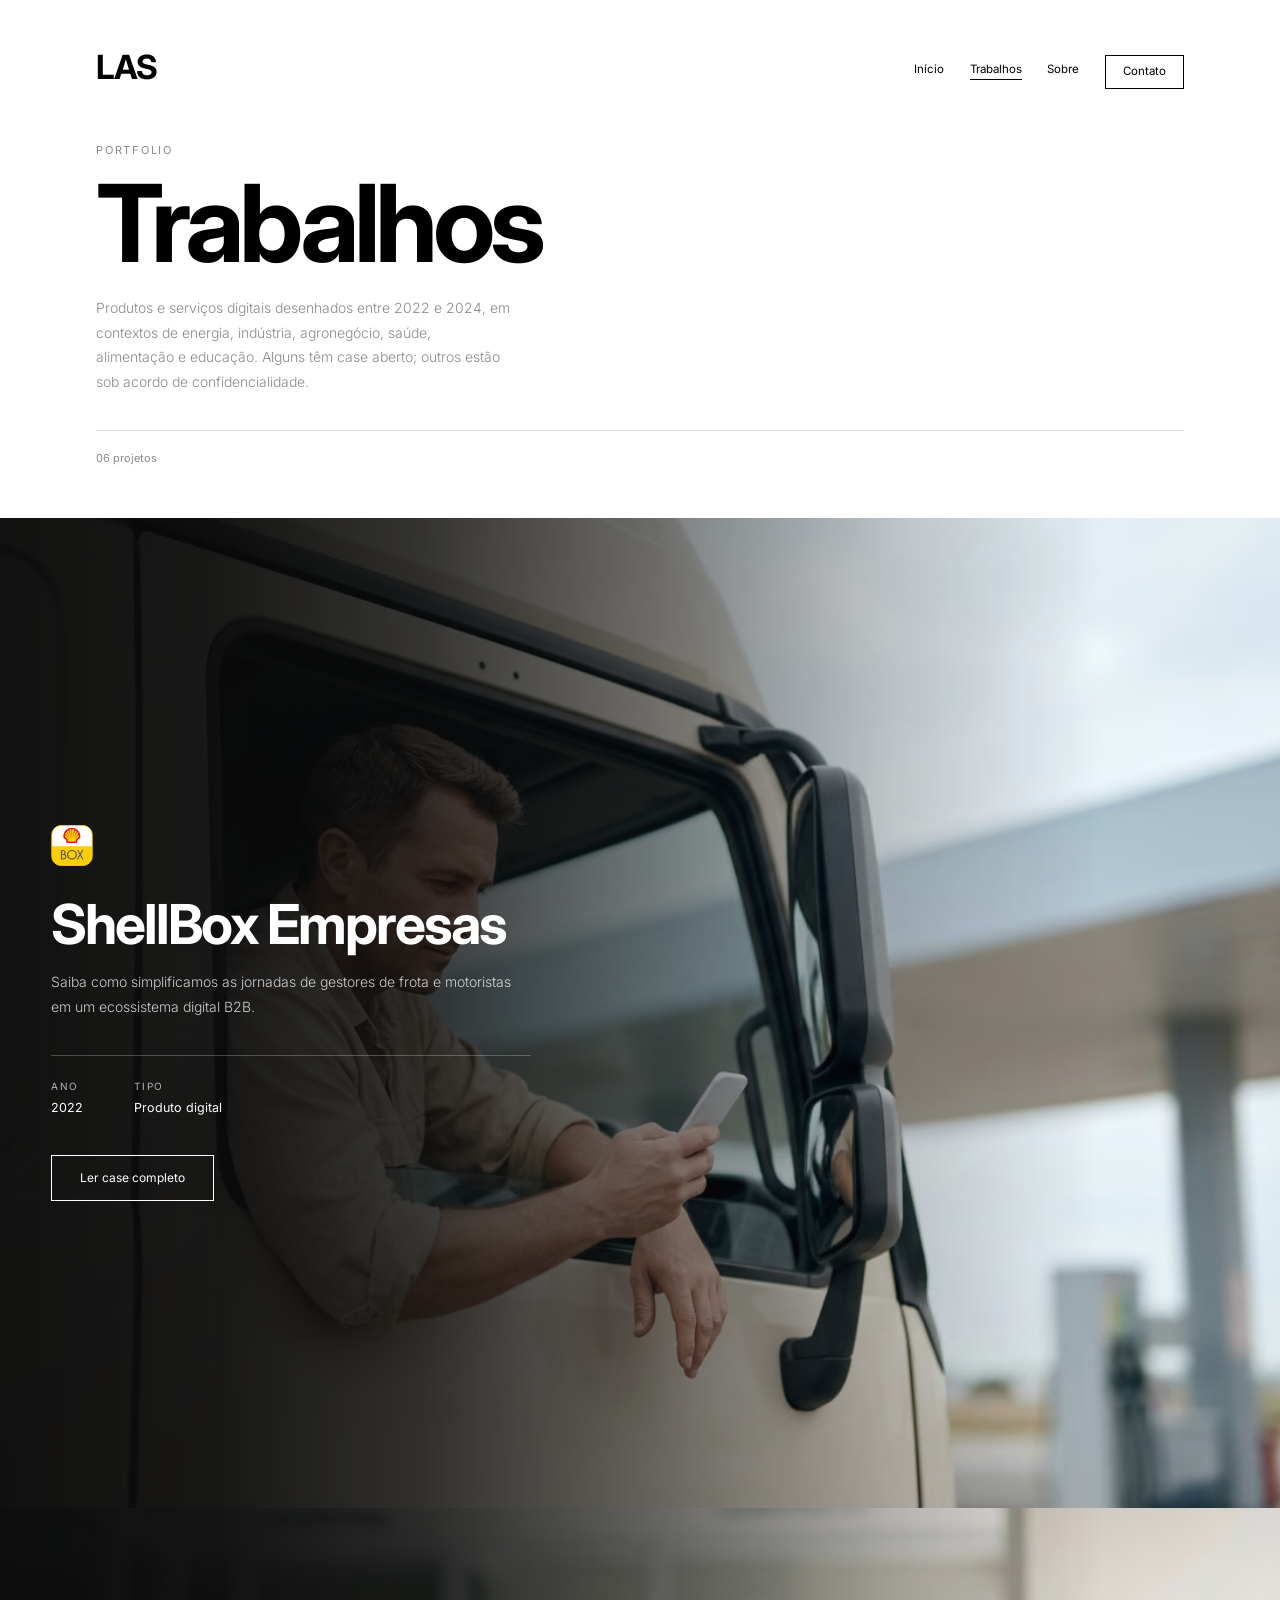
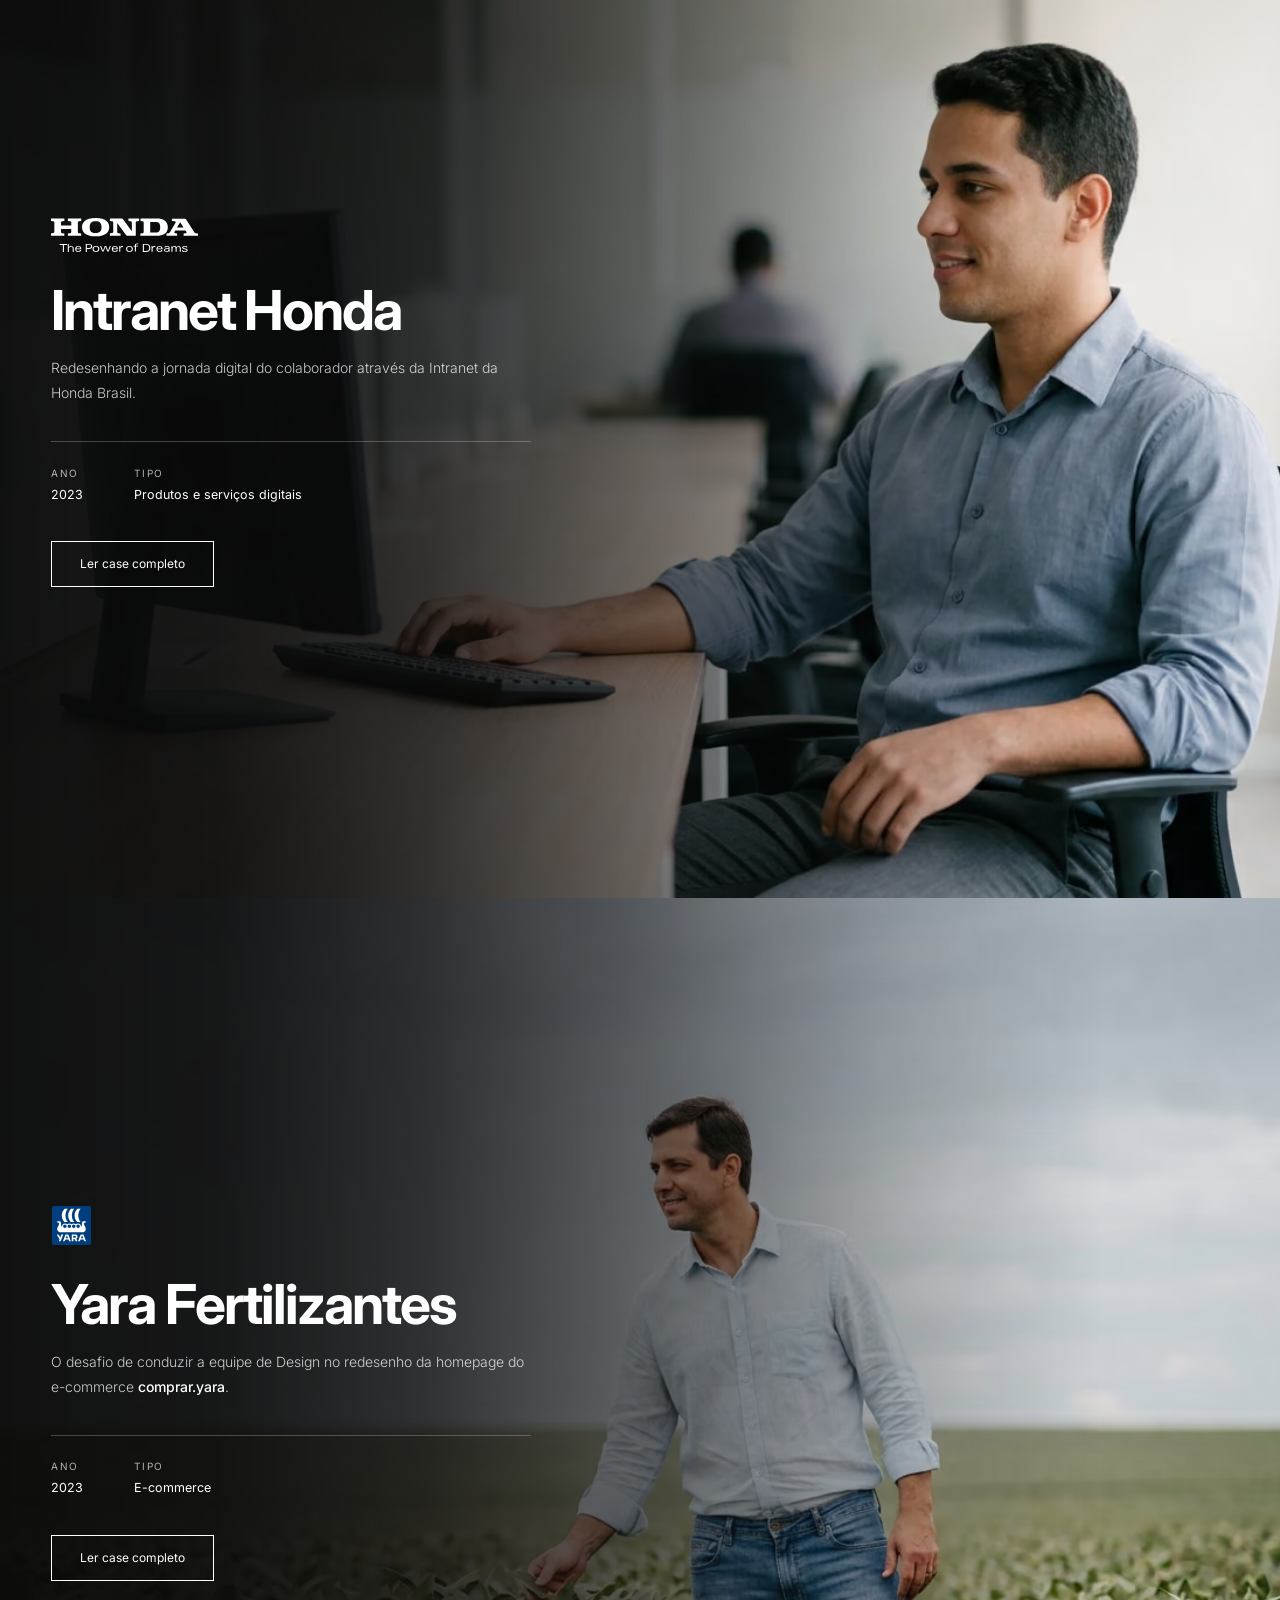
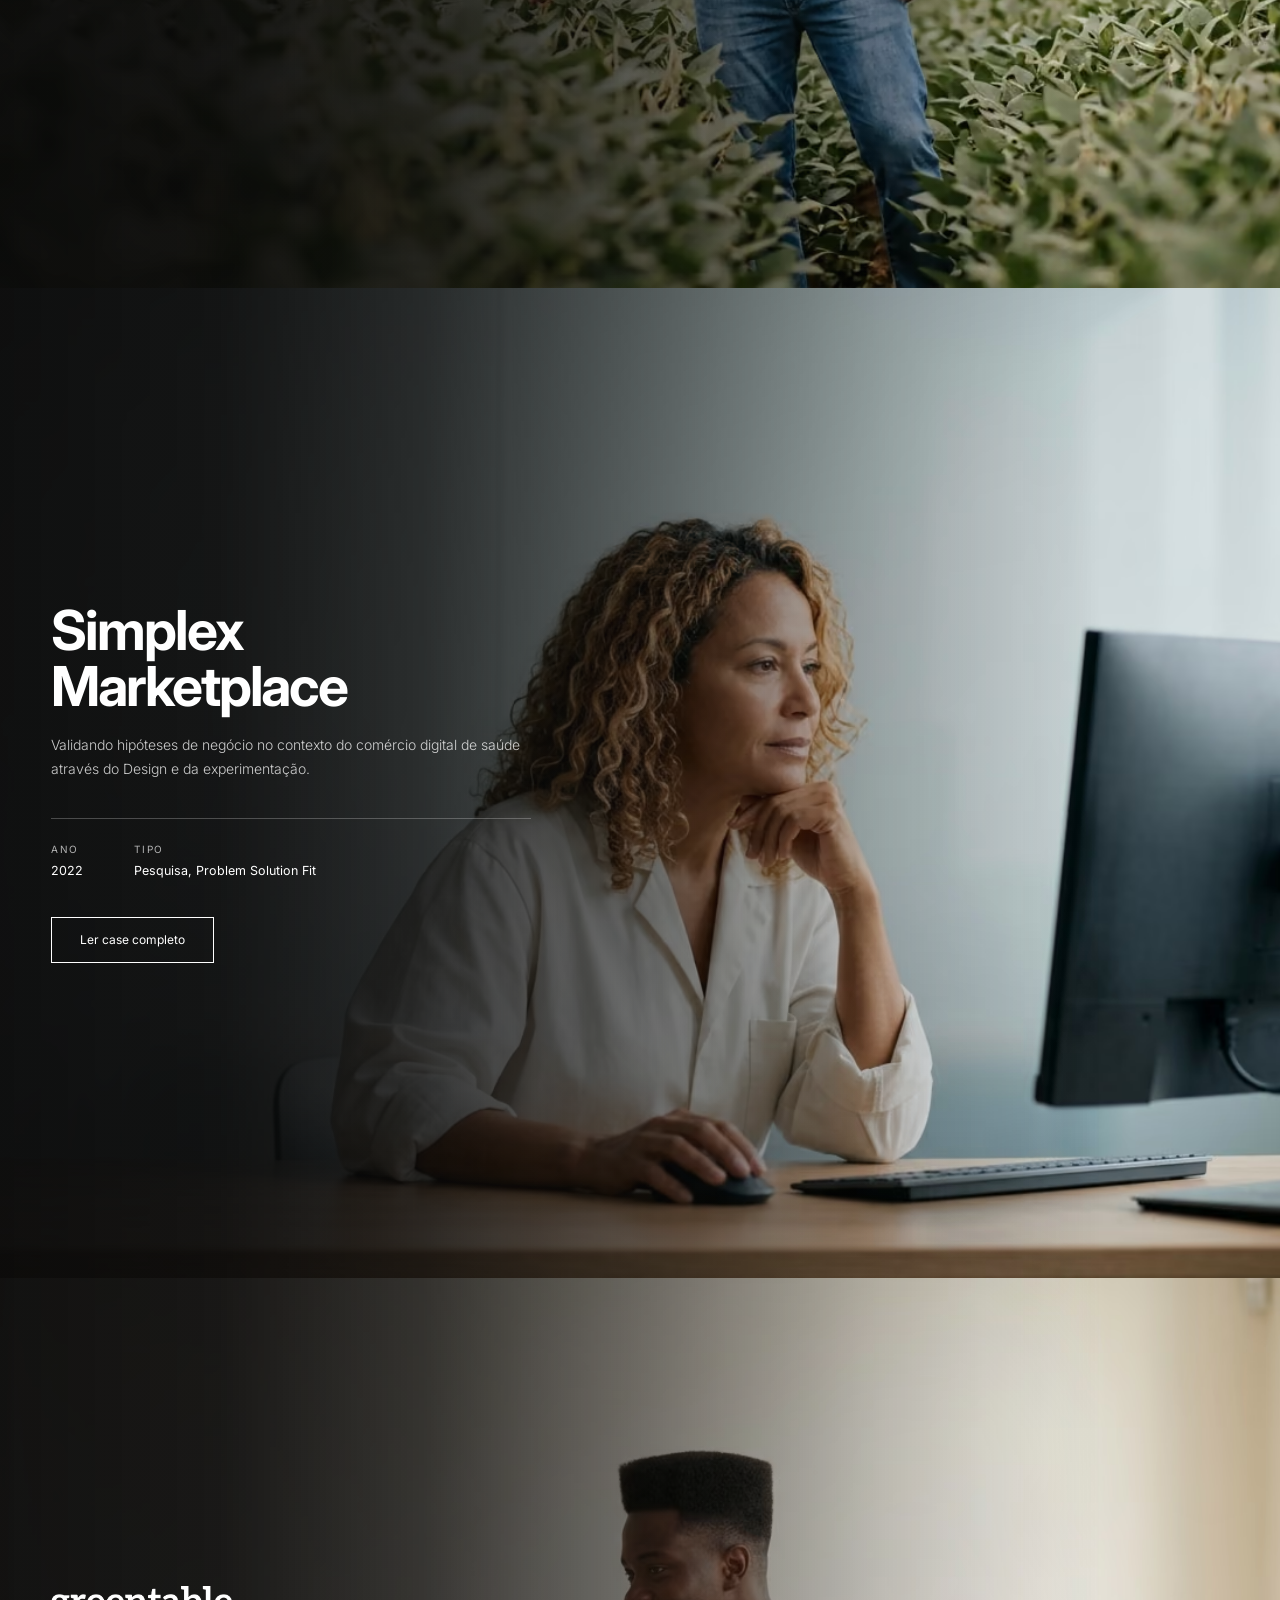
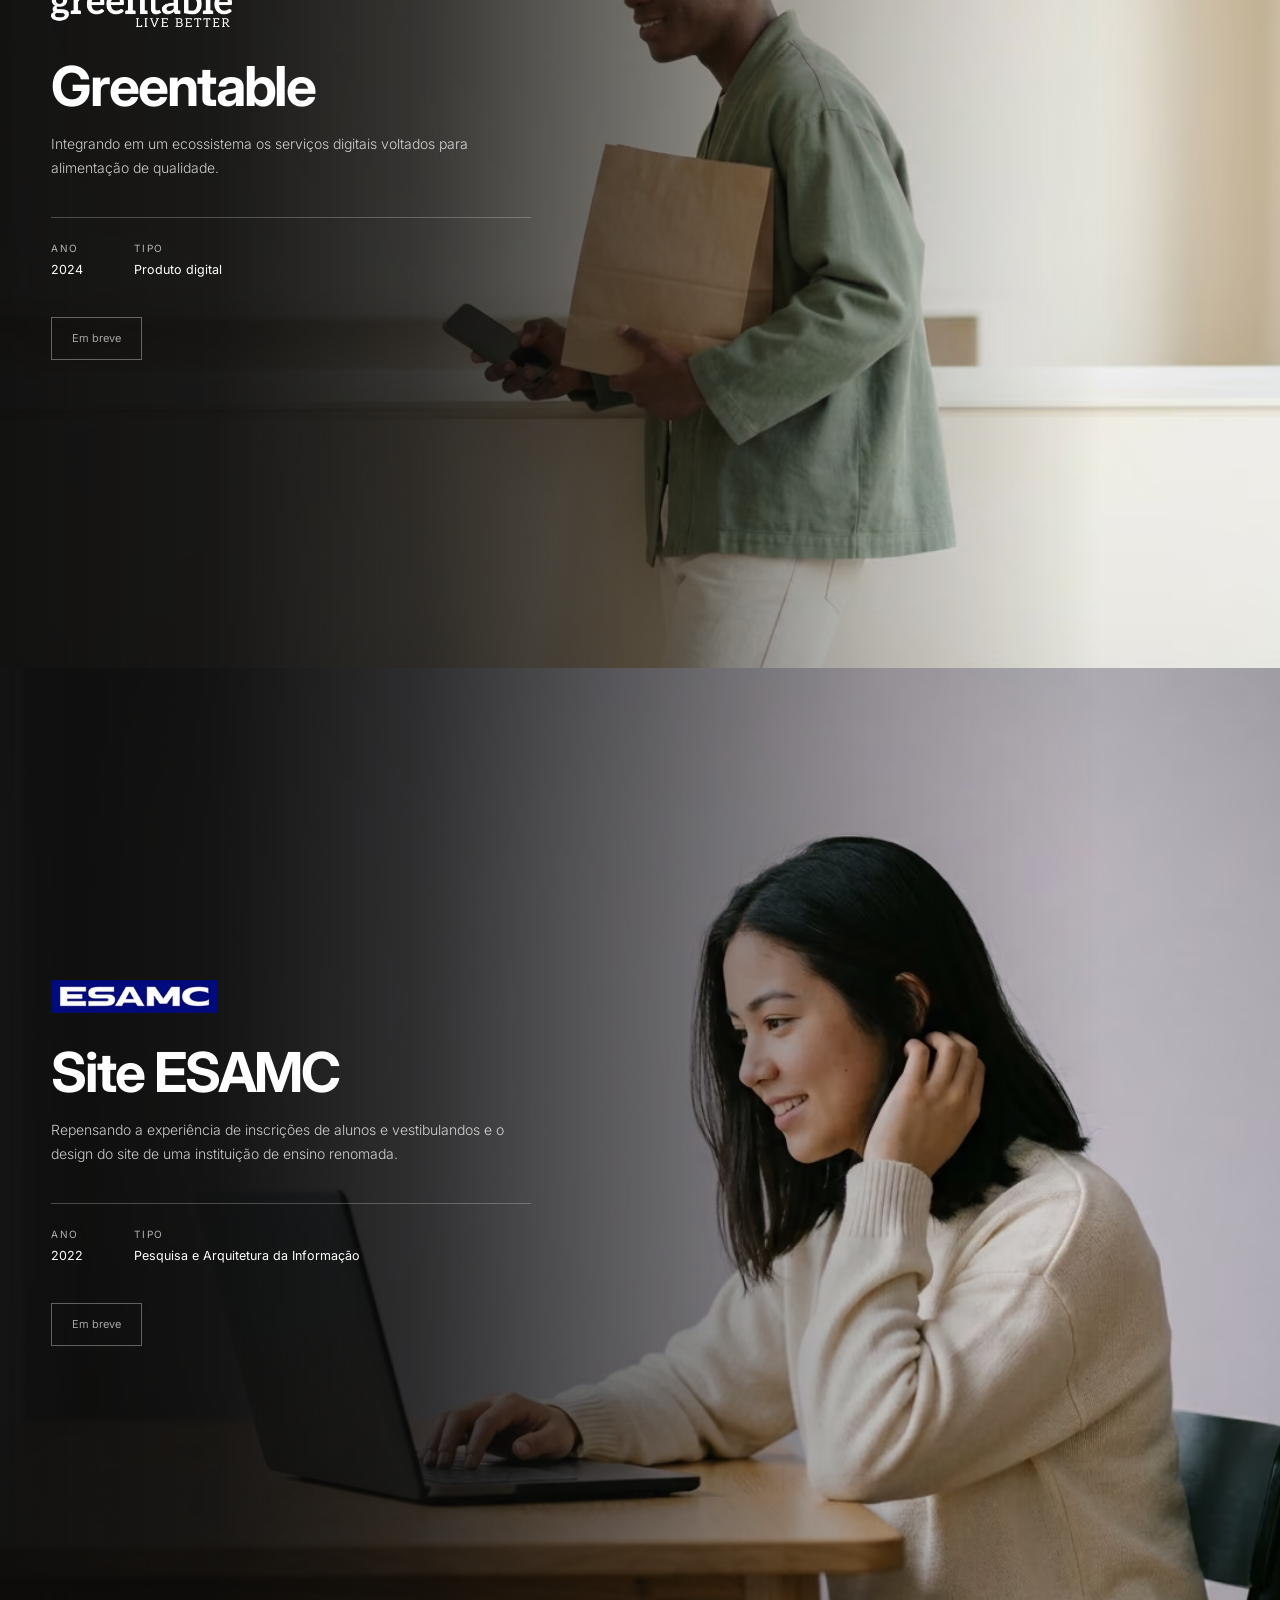
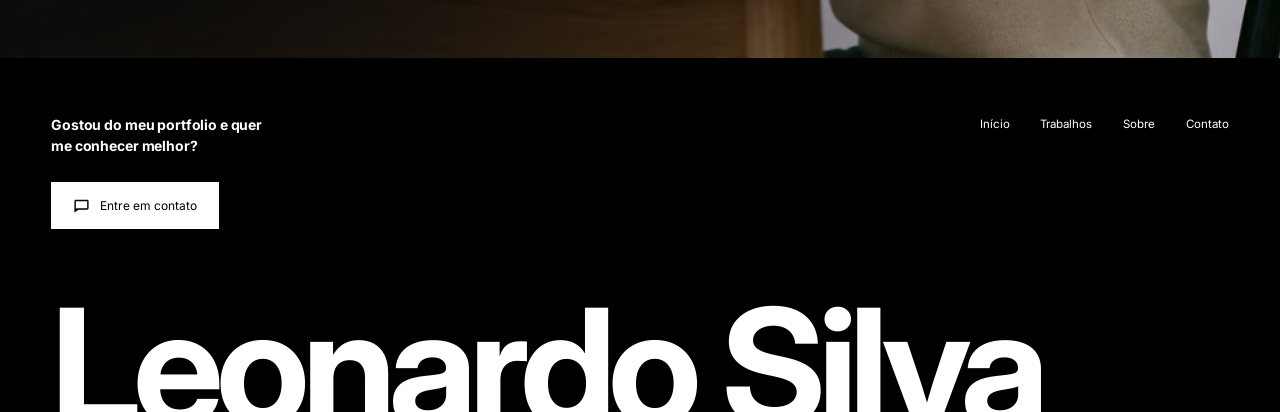
<file: trabalhos.html>
<!DOCTYPE html>
<html lang="pt-BR">
<head>
<meta charset="utf-8">
<meta name="viewport" content="width=device-width, initial-scale=1">
<title>Trabalhos, Leonardo Silva</title>
<link rel="preconnect" href="https://fonts.googleapis.com">
<link rel="preconnect" href="https://fonts.gstatic.com" crossorigin>
<link href="https://fonts.googleapis.com/css2?family=Inter:wght@300;400;500;700&display=swap" rel="stylesheet">
<link rel="stylesheet" href="assets/css/trabalhos.css">
<link rel="stylesheet" href="assets/css/transicao.css">
<script>
/* Sobe a tela de transição antes do primeiro quadro, quando a página
   anterior deixou o recado na sessão. Precisa ser inline e síncrono:
   um arquivo externo chegaria depois do conteúdo já ter piscado. */
(function(){
  try{
    if(matchMedia('(prefers-reduced-motion: reduce)').matches) return;
    var bruto = sessionStorage.getItem('transicao');
    if(!bruto) return;
    sessionStorage.removeItem('transicao');
    var d = JSON.parse(bruto);
    if(!d || !d.inicio || Date.now() - d.inicio > d.duracao + 6000) return;
    if(d.topbar) document.documentElement.style.setProperty('--topbar-h', d.topbar + 'px');
    document.documentElement.classList.add('transicao-ativa', 'transicao-imediata');
    window.__transicao = d;
  }catch(e){}
})();
</script>
<script src="assets/js/transicao.js" defer></script>
</head>
<body>

  <header class="topbar" data-topbar>
    <div class="topbar__inner">
      <a class="monogram" href="index.html" aria-label="Leonardo Alves da Silva — início">LAS</a>
      <nav class="nav" aria-label="Navegação principal">
        <a href="index.html">Início</a>
        <a href="trabalhos.html" aria-current="page">Trabalhos</a>
        <a href="sobre.html">Sobre</a>
        <button class="nav__cta" type="button" data-open-drawer>Contato</button>
      </nav>
    </div>
  </header>

  <!-- tela de transição; sem JS a classe nunca chega ao <html> e ela não aparece -->
  <div class="transicao" data-transicao>
    <div class="transicao__inner">
      <p class="transicao__sr" role="status">Carregando a página</p>
      <p class="transicao__dots" aria-hidden="true"><span data-transicao-texto></span></p>
    </div>
  </div>

  <main>

    <!-- ===== capa ===== -->
    <section class="capa" data-reveal="left">
      <p class="capa__eyebrow">Portfolio</p>
      <h1 class="capa__titulo">Trabalhos</h1>
      <p class="capa__lead">Produtos e serviços digitais desenhados entre 2022 e 2024, em contextos de energia, indústria, agronegócio, saúde, alimentação e educação. Alguns têm case aberto; outros estão sob acordo de confidencialidade.</p>
      <p class="capa__conta">06 projetos</p>
    </section>

    <!-- ===== 01 · ShellBox Empresas ===== -->
    <article class="obra">
      <picture class="obra__fundo">
        <source srcset="assets/img/fundo-shellbox.avif" type="image/avif">
        <source srcset="assets/img/fundo-shellbox.webp" type="image/webp">
        <img src="assets/img/fundo-shellbox.jpg" width="1264" height="848" style="--foco:34%;--foco-x:32%" decoding="async" alt="Motorista de caminhão usando o aplicativo no celular, apoiado na janela da cabine">
      </picture>

      <div class="obra__painel">
        <div class="obra__bloco">
          <span class="obra__logo"><img src="assets/img/logo-shell.svg" alt="ShellBox" width="44" height="44"></span>
          <h2 class="obra__titulo">ShellBox Empresas</h2>
          <p class="obra__texto">Saiba como simplificamos as jornadas de gestores de frota e motoristas em um ecossistema digital B2B.</p>
          <dl class="obra__ficha">
            <div>
              <dt>Ano</dt>
              <dd>2022</dd>
            </div>
            <div>
              <dt>Tipo</dt>
              <dd>Produto digital</dd>
            </div>
          </dl>
          <a class="obra__cta" href="case-shellbox.html">Ler case completo</a>
        </div>
      </div>
    </article>

    <!-- ===== 02 · Intranet Honda (restrito) ===== -->
    <article class="obra">
      <picture class="obra__fundo">
        <source srcset="assets/img/fundo-honda.avif" type="image/avif">
        <source srcset="assets/img/fundo-honda.webp" type="image/webp">
        <img src="assets/img/fundo-honda.jpg" width="1264" height="848" style="--foco:38%;--foco-x:78%" loading="lazy" decoding="async" alt="Colaborador sentado à mesa em um escritório, em frente ao computador">
      </picture>

      <div class="obra__painel">
        <div class="obra__bloco">
          <span class="obra__logo obra__logo--branco obra__logo--menor"><img src="assets/img/logo-honda.svg" alt="Honda" width="150" height="34"></span>
          <h2 class="obra__titulo">Intranet Honda</h2>
          <p class="obra__texto">Redesenhando a jornada digital do colaborador através da Intranet da Honda Brasil.</p>
          <dl class="obra__ficha">
            <div>
              <dt>Ano</dt>
              <dd>2023</dd>
            </div>
            <div>
              <dt>Tipo</dt>
              <dd>Produtos e serviços digitais</dd>
            </div>
          </dl>
          <button class="obra__cta" type="button" data-restrito="Intranet Honda">Ler case completo</button>
        </div>
      </div>
    </article>

    <!-- ===== 03 · Yara Fertilizantes (restrito) ===== -->
    <article class="obra">
      <picture class="obra__fundo">
        <source srcset="assets/img/fundo-yara.avif" type="image/avif">
        <source srcset="assets/img/fundo-yara.webp" type="image/webp">
        <img src="assets/img/fundo-yara.jpg" width="1264" height="848" style="--foco:52%;--foco-x:40%" loading="lazy" decoding="async" alt="Produtor rural caminhando por uma lavoura de soja">
      </picture>

      <div class="obra__painel">
        <div class="obra__bloco">
          <span class="obra__logo"><img src="assets/img/logo-yara.svg" alt="Yara" width="44" height="44"></span>
          <h2 class="obra__titulo">Yara Fertilizantes</h2>
          <p class="obra__texto">O desafio de conduzir a equipe de Design no redesenho da homepage do e-commerce <b>comprar.yara</b>.</p>
          <dl class="obra__ficha">
            <div>
              <dt>Ano</dt>
              <dd>2023</dd>
            </div>
            <div>
              <dt>Tipo</dt>
              <dd>E-commerce</dd>
            </div>
          </dl>
          <button class="obra__cta" type="button" data-restrito="Yara Fertilizantes">Ler case completo</button>
        </div>
      </div>
    </article>

    <!-- ===== 04 · Simplex Marketplace (restrito) ===== -->
    <article class="obra">
      <picture class="obra__fundo">
        <source srcset="assets/img/fundo-simplex.avif" type="image/avif">
        <source srcset="assets/img/fundo-simplex.webp" type="image/webp">
        <img src="assets/img/fundo-simplex.jpg" width="1264" height="848" style="--foco:50%;--foco-x:52%" loading="lazy" decoding="async" alt="Profissional de compras analisando uma tela no computador">
      </picture>

      <div class="obra__painel">
        <div class="obra__bloco">
          <h2 class="obra__titulo">Simplex Marketplace</h2>
          <p class="obra__texto">Validando hipóteses de negócio no contexto do comércio digital de saúde através do Design e da experimentação.</p>
          <dl class="obra__ficha">
            <div>
              <dt>Ano</dt>
              <dd>2022</dd>
            </div>
            <div>
              <dt>Tipo</dt>
              <dd>Pesquisa, Problem Solution Fit</dd>
            </div>
          </dl>
          <button class="obra__cta" type="button" data-restrito="Simplex Marketplace">Ler case completo</button>
        </div>
      </div>
    </article>

    <!-- ===== 05 · Greentable ===== -->
    <article class="obra">
      <picture class="obra__fundo">
        <source srcset="assets/img/fundo-greentable.avif" type="image/avif">
        <source srcset="assets/img/fundo-greentable.webp" type="image/webp">
        <img src="assets/img/fundo-greentable.jpg" width="1264" height="848" style="--foco:44%;--foco-x:44%" loading="lazy" decoding="async" alt="Cliente retirando um pedido embalado em um restaurante">
      </picture>

      <div class="obra__painel">
        <div class="obra__bloco">
          <span class="obra__logo obra__logo--branco"><img src="assets/img/logo-greentable.png" alt="Greentable" width="133" height="30"></span>
          <h2 class="obra__titulo">Greentable</h2>
          <p class="obra__texto">Integrando em um ecossistema os serviços digitais voltados para alimentação de qualidade.</p>
          <dl class="obra__ficha">
            <div>
              <dt>Ano</dt>
              <dd>2024</dd>
            </div>
            <div>
              <dt>Tipo</dt>
              <dd>Produto digital</dd>
            </div>
          </dl>
          <span class="obra__breve">Em breve</span>
        </div>
      </div>
    </article>

    <!-- ===== 06 · Site ESAMC ===== -->
    <article class="obra">
      <picture class="obra__fundo">
        <source srcset="assets/img/fundo-esamc.avif" type="image/avif">
        <source srcset="assets/img/fundo-esamc.webp" type="image/webp">
        <img src="assets/img/fundo-esamc.jpg" width="1264" height="848" style="--foco:48%;--foco-x:62%" loading="lazy" decoding="async" alt="Estudante em um notebook, sentada a uma mesa">
      </picture>

      <div class="obra__painel">
        <div class="obra__bloco">
          <span class="obra__logo obra__logo--menor"><img src="assets/img/logo-esamc.png" alt="ESAMC" width="151" height="30"></span>
          <h2 class="obra__titulo">Site ESAMC</h2>
          <p class="obra__texto">Repensando a experiência de inscrições de alunos e vestibulandos e o design do site de uma instituição de ensino renomada.</p>
          <dl class="obra__ficha">
            <div>
              <dt>Ano</dt>
              <dd>2022</dd>
            </div>
            <div>
              <dt>Tipo</dt>
              <dd>Pesquisa e Arquitetura da Informação</dd>
            </div>
          </dl>
          <span class="obra__breve">Em breve</span>
        </div>
      </div>
    </article>

  </main>

<!-- ===== rodapé ===== -->
  <footer class="footer" id="contato" data-reveal="up">

    <div class="footer__inner">
    <div class="footer__top">
      <div>
        <p class="footer__ask">Gostou do meu portfolio e quer me conhecer melhor?</p>
        <a class="btn" href="mailto:leonardouxexp@gmail.com"><svg viewBox="0 0 24 24" fill="currentColor" aria-hidden="true"><path d="M4 4h16a2 2 0 0 1 2 2v10a2 2 0 0 1-2 2H8l-6 4V6a2 2 0 0 1 2-2zm0 2v10.1L7.4 16H20V6H4z"/></svg>Entre em contato</a>
      </div>

      <nav class="footer__nav" aria-label="Navegação do rodapé">
        <a href="index.html">Início</a>
        <a href="trabalhos.html">Trabalhos</a>
        <a href="sobre.html">Sobre</a>
        <a href="#" data-open-drawer>Contato</a>
      </nav>
    </div>

    <p class="footer__name">Leonardo Silva</p>
    </div>

  </footer>


<!-- ===== gaveta de contato ===== -->
  <div class="scrim" data-scrim hidden></div>

  <aside class="drawer" data-drawer role="dialog" aria-modal="true" aria-labelledby="drawer-titulo" hidden>
    <div class="drawer__head">
      <h2 class="drawer__title" id="drawer-titulo">Contato</h2>
      <button class="drawer__close" type="button" data-close-drawer aria-label="Fechar contato">
        <svg viewBox="0 0 24 24" fill="none" aria-hidden="true"><path d="M5 5 L19 19 M19 5 L5 19" stroke="currentColor" stroke-width="1.5" stroke-linecap="square"/></svg>
      </button>
    </div>

    <!-- Para receber os envios, troque o action por um endpoint (Formspree, Basin, Netlify Forms...) -->
    <form class="drawer__form" action="https://formspree.io/f/SEU_ID" method="post">
      <div class="field">
        <label for="c-nome">Nome</label>
        <input id="c-nome" name="nome" type="text" autocomplete="name" required>
      </div>
      <div class="field">
        <label for="c-tel">Telefone</label>
        <input id="c-tel" name="telefone" type="tel" autocomplete="tel">
      </div>
      <div class="field">
        <label for="c-email">E-mail</label>
        <input id="c-email" name="email" type="email" autocomplete="email" required>
      </div>
      <div class="field">
        <label for="c-motivo">Motivo</label>
        <input id="c-motivo" name="motivo" type="text">
      </div>
      <div class="field">
        <label for="c-msg">Mensagem</label>
        <textarea id="c-msg" name="mensagem" rows="3"></textarea>
      </div>

      <p class="drawer__note">
        Nunca vou compartilhar suas informações. Ao enviar, você concorda com a
        <a href="#">política de privacidade</a>.
      </p>

      <div class="drawer__foot">
        <button class="drawer__send" type="submit">Enviar</button>
        <p class="drawer__where">
          Brasil<br>
          leonardouxexp@gmail.com
        </p>
      </div>
    </form>
  </aside>

<!-- ===== gaveta de projeto restrito (NDA) ===== -->
<!-- Compartilha o véu com a gaveta de contato: só uma abre por vez. -->
  <aside class="drawer" data-drawer-nda role="dialog" aria-modal="true" aria-labelledby="nda-titulo" hidden>
    <div class="drawer__head">
      <h2 class="drawer__title" id="nda-titulo">Projeto restrito</h2>
      <button class="drawer__close" type="button" data-close-drawer aria-label="Fechar aviso de projeto restrito">
        <svg viewBox="0 0 24 24" fill="none" aria-hidden="true"><path d="M5 5 L19 19 M19 5 L5 19" stroke="currentColor" stroke-width="1.5" stroke-linecap="square"/></svg>
      </button>
    </div>

    <p class="nda__tag" data-nda-projeto>Nome do projeto</p>

    <p class="nda__lead">
      Este case está sob acordo de confidencialidade e não pode ficar
      publicado abertamente na web.
    </p>

    <p class="nda__text">
      Se quiser conhecer o processo, as decisões de design e os resultados,
      me chame no LinkedIn: apresento o material em uma conversa.
    </p>

    <div class="nda__foot">
      <a class="nda__cta" href="https://www.linkedin.com/in/lasdesign/" target="_blank" rel="noopener noreferrer">
        Falar comigo no LinkedIn
      </a>
      <p class="nda__where">
        Brasil<br>
        leonardouxexp@gmail.com
      </p>
    </div>
  </aside>

  <script src="assets/js/trabalhos.js"></script>
</body>
</html>
</file>
<file: assets/css/home.css>
:root{
    --page:#ffffff;
    --paper:#ffffff;
    --ink:#000000;
    --mute:#8a8a8a;
    --hair:#d9d9d9;
    --slot:#f1f1f1;
    --pad:clamp(24px, 4vw, 56px);
    --gutter:clamp(16px, 2vw, 28px);
    --frame:clamp(14px, 3.5vw, 48px);
    --ease:cubic-bezier(.32,.72,0,1);
    --dur:820ms;
  }

  *{box-sizing:border-box;}
  html{-webkit-text-size-adjust:100%;}
  body{
    margin:0;
    padding:var(--frame);
    min-height:100vh;
    /* A entrada `data-reveal="right"` começa com translate de +54px. O que passa
       da borda esquerda o navegador descarta, mas o que passa da direita vira
       barra de rolagem — e o manifesto fica abaixo da dobra, então a barra
       aparecia já no topo. `clip` e não `hidden`: hidden num eixo força o outro
       de `visible` para `auto`, o que transforma o body em contêiner de rolagem
       e quebra `position:sticky`. */
    overflow-x:clip;
    background:var(--page);
    color:var(--ink);
    font-family:"Inter","Helvetica Neue",Helvetica,Arial,sans-serif;
    font-size:16px;
    -webkit-font-smoothing:antialiased;
  }

  /* ---------- folha branca: grid de 12 colunas ---------- */
  .sheet{
    max-width:1440px;
    margin:0 auto;
    background:var(--paper);
    padding:var(--pad);
    padding-top:calc(var(--topbar-h, 96px) - var(--frame) + 12px);
    min-height:min(770px, 86vh);
    display:grid;
    grid-template-columns:repeat(12, 1fr);
    grid-template-rows:1fr auto;
    column-gap:var(--gutter);
    row-gap:clamp(32px, 5vh, 60px);
  }

  /* ---------- barra superior fixa ---------- */
  .topbar{
    position:fixed;
    top:0; left:0; right:0;
    z-index:50;
    padding:0 var(--frame);
    background:var(--paper);
    transition:transform .38s cubic-bezier(.22,.61,.36,1);
  }
  .topbar.is-hidden{ transform:translateY(-100%); }
  .topbar__inner{
    max-width:1440px;
    margin:0 auto;
    padding:var(--pad) var(--pad) 20px;
    display:flex;
    align-items:flex-start;
    justify-content:space-between;
    gap:clamp(16px, 3vw, 40px);
  }

  .monogram{
    font-size:clamp(26px, 2.6vw, 36px);
    font-weight:700;
    letter-spacing:-0.03em;
    line-height:1;
    text-decoration:none;
    color:var(--ink);
  }

  .nav{
    display:flex;
    flex-wrap:wrap;
    gap:clamp(18px, 2vw, 30px);
    padding-top:4px;
  }
  .nav a{
    font-size:11.5px;
    line-height:1;
    color:var(--ink);
    text-decoration:none;
    padding-bottom:3px;
    border-bottom:1px solid transparent;
    transition:border-color .18s ease;
  }
  .nav a:hover,
  .nav a:focus-visible{ border-bottom-color:var(--ink); }

  /* ---------- foto central ---------- */
  .photo{
    grid-column:5 / 9;
    grid-row:1 / 3;
    margin:0;
    background:var(--slot);
    position:relative;
    overflow:hidden;
    min-height:340px;
  }
  /* o <picture> não pode virar uma caixa a mais entre o slot e a imagem:
     display:contents tira ele do layout e `.photo img` segue valendo igual */
  .photo picture{ display:contents; }
  .photo img{
    position:absolute;
    inset:0;
    width:100%;
    height:100%;
    object-fit:cover;
    object-position:50% 42%;
    display:block;
  }

  /* ---------- título ---------- */
  .title{
    grid-column:1 / 5;
    grid-row:1;
    align-self:center;
    margin:0;
    font-size:clamp(38px, 6.2vw, 76px);
    font-weight:700;
    line-height:0.96;
    letter-spacing:-0.035em;
    color:#4a4a4a;
  }
  .title span{ display:block; }
  .title__lead{ color:var(--ink); }

  /* ---------- palavras empilhadas à direita ---------- */
  .practice{
    grid-column:9 / 13;
    grid-row:1;
    align-self:end;
    margin:0;
    padding:0;
    list-style:none;
    font-size:clamp(26px, 3.6vw, 46px);
    font-weight:400;
    line-height:1.06;
    letter-spacing:-0.025em;
  }
  .practice li:nth-child(1){ color:#c4c4c4; }
  .practice li:nth-child(2){ color:#949494; }
  .practice li:nth-child(3){ color:#5c5c5c; }
  .practice li:nth-child(4){ color:var(--ink); }

  /* ---------- rodapé do bloco ---------- */
  .intro{
    grid-column:1 / 5;
    grid-row:2;
    align-self:end;
    padding-right:var(--gutter);
  }
  .intro h2{
    margin:0 0 16px;
    font-size:19px;
    font-weight:700;
    letter-spacing:-0.02em;
    line-height:1.1;
  }
  .intro p{
    margin:0;
    max-width:46ch;
    font-size:10.5px;
    line-height:1.7;
  }

  .meta{
    grid-column:9 / 13;
    grid-row:2;
    align-self:end;
    display:flex;
    align-items:flex-end;
    justify-content:space-between;
    gap:24px;
  }
  .meta__text{
    font-size:10.5px;
    line-height:1.65;
  }
  .meta__coords{ color:var(--mute); }

  .go{
    flex:0 0 auto;
    text-decoration:none;
    width:62px;
    height:62px;
    border:1px solid var(--hair);
    border-radius:50%;
    background:transparent;
    color:var(--ink);
    font-size:16px;
    line-height:1;
    cursor:pointer;
    display:grid;
    place-items:center;
    transition:border-color .2s ease, background-color .2s ease, color .2s ease;
  }
  .go:hover,
  .go:focus-visible{
    border-color:var(--ink);
    background:var(--ink);
    color:var(--paper);
  }

  :focus-visible{ outline:2px solid var(--ink); outline-offset:3px; }

  /* ---------- telas estreitas ---------- */
  @media (max-width: 860px){
    .sheet{
      display:flex;
      flex-direction:column;
      gap:32px;
      min-height:0;
      padding:clamp(20px, 6vw, 32px);
    }
    .topbar__inner{ padding:clamp(20px, 6vw, 32px) clamp(20px, 6vw, 32px) 16px; }
    .nav{ gap:clamp(14px, 3.4vw, 22px); padding-top:6px; }
    .title{ order:1; }
    .photo{ order:2; min-height:0; aspect-ratio:3 / 4; }
    .practice{ order:3; }
    .intro{ order:4; padding-right:0; }
    .meta{ order:5; }
    .intro p, .meta__text{ font-size:12px; }
  }

  /* ================= vitrine de trabalhos ================= */
  .showcase{
    --item-w:144px;
    --item-h:202px;
    --item-aw:320px;
    --item-ah:448px;
    --item-gap:16px;
    --case-w:264px;
    --case-gap:34px;

    margin:clamp(96px, 15vh, 190px) auto clamp(80px, 12vh, 150px);
    background:var(--paper);
  }

  /* Altura do trilho = uma janela (o tempo em que o quadro fica parado) mais
     um passo por item além do primeiro. --passos é escrito pelo JS a partir da
     quantidade real de itens, para não desencontrar se um case for adicionado. */
  .showcase__trilho{
    height:calc(100svh + var(--passos, 5) * var(--passo, 64svh));
  }
  .showcase__fixo{
    position:sticky;
    top:0;
    height:100svh;
    display:flex;
    align-items:center;
  }
  .showcase__quadro{
    width:100%;
    max-width:1440px;
    margin:0 auto;
    padding:var(--pad);
  }

  /* Sem JS o trilho não faz sentido: a altura extra viraria espaço vazio e a
     vitrine ficaria travada no primeiro item. Só vira trilho quando o JS roda. */
  html:not(.vitrine-presa) .showcase__trilho{ height:auto; }
  html:not(.vitrine-presa) .showcase__fixo{ position:static; height:auto; }

  .stage{ position:relative; }

  .viewport{ outline-offset:6px; }

  .cap{
    display:block;
    width:var(--item-aw);
    margin:0;
    margin-left:calc(50% - (var(--item-aw) + var(--case-gap) + var(--case-w)) / 2);
    font-size:10.5px;
    line-height:1.6;
  }
  .cap--top{ padding-bottom:14px; }
  .cap--bottom{ padding-top:14px; color:var(--mute); min-height:36px; }
  .cap--bottom b{ font-weight:400; color:var(--ink); display:block; }
  .cap__n{ color:var(--mute); }
  /* saída: o texto antigo se despede antes da troca */
  .cap.is-out,
  .case.is-out{
    opacity:0;
    transform:translateY(-6px);
    transition:opacity .22s ease-in, transform .22s ease-in;
  }
  .cap.is-in{ animation:metaIn .66s var(--ease) both; }
  @keyframes metaIn{ from{ opacity:0; transform:translateY(12px); } to{ opacity:1; transform:none; } }

  /* faixa rolável */
  .rail{
    position:relative;
    height:var(--item-ah);
    overflow:hidden;
  }
  .rail::before,
  .rail::after{
    content:"";
    position:absolute;
    top:0; bottom:0;
    width:clamp(48px, 9vw, 130px);
    z-index:2;
    pointer-events:none;
  }
  .rail::before{ left:0;  background:linear-gradient(to right, var(--paper) 12%, rgba(255,255,255,0)); }
  .rail::after{  right:0; background:linear-gradient(to left,  var(--paper) 12%, rgba(255,255,255,0)); }

  .strip{
    display:flex;
    align-items:center;
    gap:var(--item-gap);
    height:100%;
    margin:0;
    padding:0;
    list-style:none;
    will-change:transform;
    transition:transform var(--dur) var(--ease);
  }

  .work{
    flex:0 0 auto;
    width:var(--item-w);
    height:var(--item-h);
    transition:width var(--dur) var(--ease), height var(--dur) var(--ease),
               margin-right var(--dur) var(--ease);
  }
  .work__btn{
    display:block;
    width:100%;
    height:100%;
    padding:0;
    border:0;
    background:var(--slot);
    overflow:hidden;
    position:relative;
    cursor:pointer;
    opacity:.5;
    transition:opacity var(--dur) var(--ease);
  }
  .work__media{
    position:absolute;
    inset:0;
    background:var(--slot);
    overflow:hidden;
    transition:transform var(--dur) var(--ease);
  }
  .work__media img{
    width:100%;
    height:100%;
    object-fit:cover;
    display:block;
    filter:grayscale(1);
    transition:filter var(--dur) var(--ease);
  }
  .work.is-active .work__media img{ filter:grayscale(0); }
  .work__btn:has(img) .work__n{ display:none; }
  .work__media img{
    width:100%;
    height:100%;
    object-fit:cover;
    display:block;
  }
  .work__n{
    position:absolute;
    left:8px;
    bottom:6px;
    font-size:10px;
    color:var(--mute);
  }
  .work.is-active{
    width:var(--item-aw);
    height:var(--item-ah);
    margin-right:calc(var(--case-w) + var(--case-gap));
  }
  .work__btn:hover,
  .work__btn:focus-visible{ opacity:.8; }
  .work.is-active .work__btn{ opacity:1; }
  .work.is-active .work__btn{ cursor:default; }
  .work.is-active .work__media{ animation:zoomOut 5200ms cubic-bezier(.3,.12,.28,1) var(--dur) both; }
  @keyframes zoomOut{ from{ transform:scale(1.15); } to{ transform:none; } }

  .strip.no-anim,
  .strip.no-anim *{ transition:none !important; animation:none !important; }

  /* chevrons */
  .railwrap{ position:relative; }

  /* texto de apresentação, à direita do item em destaque */
  .case{
    position:absolute;
    bottom:0;
    left:calc(50% + (var(--item-aw) + var(--case-gap) - var(--case-w)) / 2);
    width:var(--case-w);
    padding-bottom:2px;
  }
  .case__logo{ display:none; }
  .case__logo:not(:empty){ display:block; margin-bottom:28px; }
  .case__logo svg,
  .case__logo img{ height:48px; width:auto; display:block; }
  .case__logo .logo--h24{ height:24px; }
  .case__logo .logo--h32{ height:32px; }
  .work__logo{ display:none; }

  .case__title{
    margin:0 0 12px;
    font-size:19px;
    font-weight:700;
    letter-spacing:-0.02em;
    line-height:1.15;
  }
  .case__text{
    margin:0 0 22px;
    font-size:11px;
    line-height:1.75;
  }
  .case__link{
    display:inline-block;
    font-size:11px;
    line-height:1;
    color:var(--ink);
    text-decoration:none;
    padding-bottom:5px;
    border-bottom:1px solid var(--hair);
    transition:border-color .2s ease;
  }
  .case__link:hover,
  .case__link:focus-visible{ border-bottom-color:var(--ink); }

  /* Trabalhos sem página própria: tag no lugar do link. Sem sublinhado
     e em cinza, para não prometer um clique que não existe. */
  .case__soon{
    display:inline-block;
    font-size:11px;
    line-height:1;
    padding:5px 9px;
    border:1px solid var(--hair);
    color:var(--mute);
  }

  /* O `display` acima anula o atributo `hidden`: a regra [hidden]{display:none}
     vem do navegador, e estilo de autor sempre ganha dela. Sem isto, a tag
     aparecia em todos os cases e o link não sumia onde a tag entrava. */
  .case__link[hidden],
  .case__soon[hidden]{ display:none; }
  .case.is-in .case__logo,
  .case.is-in .case__title,
  .case.is-in .case__text,
  .case.is-in .case__link{ animation:metaIn .66s var(--ease) both; }
  .case.is-in .case__text{ animation-delay:110ms; }
  .case.is-in .case__link{ animation-delay:220ms; }

  .chev{
    position:absolute;
    top:50%;
    transform:translateY(-50%);
    z-index:3;
    width:46px;
    height:46px;
    display:grid;
    place-items:center;
    padding:0;
    border:0;
    background:transparent;
    color:var(--mute);
    cursor:pointer;
    transition:color .2s ease;
  }
  .chev svg{ width:19px; height:19px; }
  .chev:hover, .chev:focus-visible{ color:var(--ink); }
  /* vitrine finita: nas pontas a seta não tem para onde ir */
  .chev:disabled{ opacity:.22; cursor:default; }
  .chev:disabled:hover{ color:var(--mute); }
  .chev--prev{ left:-12px; }
  .chev--next{ right:-12px; }

  /* rodapé da vitrine */
  .showcase__foot{
    display:flex;
    align-items:flex-end;
    justify-content:space-between;
    gap:24px;
    margin-top:clamp(26px, 4vh, 46px);
  }
  .showcase__title{
    margin:0;
    font-size:clamp(30px, 5vw, 58px);
    font-weight:700;
    line-height:1;
    letter-spacing:-0.035em;
  }
  .counter{
    margin:0;
    font-size:10.5px;
    line-height:1;
    color:var(--mute);
    white-space:nowrap;
  }
  .counter b{ font-weight:400; color:var(--ink); }

  @media (max-width: 860px){
    .showcase{
      --item-w:98px;
      --item-h:137px;
      --item-aw:214px;
      --item-ah:300px;
      --item-gap:12px;
      --case-w:0px;
      --case-gap:0px;
      /* passo mais curto no celular: com 64svh a vitrine pediria rolagem demais */
      --passo:50svh;
    }
    .showcase__quadro{ padding:clamp(20px, 6vw, 32px); }
    .chev--prev{ left:-14px; }
    .chev--next{ right:-14px; }
    .case{
      position:static;
      width:auto;
      max-width:44ch;
      margin:18px auto 0;
    }
    .case__text{ font-size:12px; }
    .cap{ font-size:11px; }
  }

  @media (max-width: 520px){
    .showcase{
      --item-w:70px;
      --item-h:98px;
      --item-aw:170px;
      --item-ah:238px;
      --item-gap:10px;
    }
  }


  /* ================= manifesto ================= */
  .manifesto{
    max-width:1440px;
    margin:0 auto clamp(96px, 14vh, 170px);
    padding:0 var(--pad);
    display:grid;
    grid-template-columns:4fr 8fr;
    column-gap:clamp(32px, 4vw, 72px);
    align-items:center;
  }

  .manifesto__title{
    margin:0 0 clamp(28px, 4vh, 48px);
    font-size:clamp(30px, 5vw, 58px);
    font-weight:700;
    line-height:1;
    letter-spacing:-0.035em;
    white-space:nowrap;
  }

  .manifesto__body p{
    margin:0 0 14px;
    max-width:46ch;
    font-size:11px;
    line-height:1.85;
  }
  .manifesto__body p:last-child{ margin-bottom:0; }

  .manifesto__link{
    display:inline-block;
    margin-top:clamp(24px, 3.5vh, 40px);
    font-size:11px;
    font-weight:700;
    line-height:1;
    color:var(--ink);
    text-decoration:none;
    padding-bottom:5px;
    border-bottom:1px solid var(--hair);
    transition:border-color .2s ease;
  }
  .manifesto__link:hover,
  .manifesto__link:focus-visible{ border-bottom-color:var(--ink); }

  /* sanfona dos eixos */
  .axes{
    display:flex;
    height:clamp(480px, 66vh, 740px);
    overflow:hidden;
  }
  .axis{
    position:relative;
    flex:1 1 0;
    min-width:0;
    overflow:hidden;
    border:0;
    padding:0;
    background:var(--slot);
    cursor:pointer;
    text-align:left;
    transition:flex-grow 1150ms cubic-bezier(.38,.06,.22,1);
  }
  .axis.is-open{ flex-grow:4.4; cursor:default; }
  .axis img{
    position:absolute;
    inset:0;
    width:100%;
    height:100%;
    object-fit:cover;
    display:block;
    transform-origin:50% 30%;
    transition:transform 1150ms cubic-bezier(.38,.06,.22,1);
  }
  .axis.is-open img{ transform:scale(.84); }
  .axis::after{
    content:"";
    position:absolute;
    inset:auto 0 0 0;
    height:62%;
    background:linear-gradient(to top, rgba(0,0,0,.28), rgba(0,0,0,0));
    opacity:0;
    transition:opacity 700ms var(--ease);
  }
  .axis.is-open::after{ opacity:1; }

  /* etiqueta vertical do card fechado */
  .axis__tab{
    position:absolute;
    left:14px;
    bottom:22px;
    z-index:2;
    writing-mode:vertical-rl;
    transform:rotate(180deg);
    font-size:10.5px;
    line-height:1;
    color:var(--paper);
    white-space:nowrap;
    transition:opacity 300ms ease;
  }
  .axis.is-open .axis__tab{ opacity:0; }

  /* conteúdo do card aberto */
  .axis__panel{
    position:absolute;
    inset:auto 0 0 0;
    z-index:2;
    padding:0 28px 28px;
    pointer-events:none;
  }
  .axis__panel > *{
    opacity:0;
    transition:opacity .2s ease;
  }
  .axis.is-open .axis__panel > *{ animation:metaIn .66s var(--ease) both; }
  .axis.is-open .axis__n{     animation-delay:520ms; }
  .axis.is-open .axis__title{ animation-delay:600ms; }
  .axis.is-open .axis__lead{  animation-delay:710ms; }
  .axis.is-open .axis__text{  animation-delay:820ms; }
  .axis__panel{ color:var(--paper); }
  .axis__n{
    display:block;
    margin-bottom:14px;
    font-size:10.5px;
    color:rgba(255,255,255,.72);
  }
  .axis__title{
    display:block;
    margin:0 0 8px;
    font-size:19px;
    font-weight:700;
    letter-spacing:-0.02em;
    line-height:1.15;
  }
  .axis__lead{
    display:block;
    margin:0 0 12px;
    font-size:11px;
    font-style:italic;
    line-height:1.5;
  }
  .axis__text{
    display:block;
    margin:0;
    max-width:40ch;
    font-size:11px;
    line-height:1.75;
  }

  @media (max-width: 980px){
    .manifesto{
      grid-template-columns:1fr;
      row-gap:clamp(36px, 6vh, 64px);
      padding:0 clamp(20px, 6vw, 32px);
    }
    .axes{
      flex-direction:column;
      height:clamp(460px, 70vh, 640px);
    }
    .axis__tab{
      writing-mode:horizontal-tb;
      transform:none;
      left:20px;
      bottom:auto;
      top:20px;
    }
    .axis__panel{ padding:0 20px 20px; }
    .manifesto__body p, .axis__text, .axis__lead{ font-size:12px; }
  }


  /* ================= rodapé ================= */
  .footer{
    max-width:none;
    margin:0 calc(var(--frame) * -1) calc(var(--frame) * -1);
    padding:clamp(34px, 4.5vw, 66px) var(--pad) 0;
    background:var(--ink);
    color:var(--paper);
    overflow:hidden;
  }

  .footer__inner{
    max-width:1440px;
    margin:0 auto;
  }
  .footer__top{
    display:flex;
    align-items:flex-start;
    justify-content:space-between;
    gap:clamp(32px, 6vw, 90px);
  }

  .footer__ask{
    margin:0 0 26px;
    max-width:26ch;
    font-size:14px;
    font-weight:700;
    line-height:1.45;
    letter-spacing:-0.01em;
  }

  .btn{
    display:inline-flex;
    align-items:center;
    gap:10px;
    padding:15px 22px;
    background:var(--paper);
    color:var(--ink);
    font-size:12px;
    line-height:1;
    text-decoration:none;
    transition:opacity .2s ease;
  }
  .btn svg{ width:17px; height:17px; flex:0 0 auto; }
  .btn:hover, .btn:focus-visible{ opacity:.8; }

  .footer__nav{
    display:flex;
    flex-wrap:wrap;
    align-items:center;
    gap:clamp(18px, 2.4vw, 34px);
    padding-top:4px;
  }
  .footer__nav a{
    font-size:11.5px;
    line-height:1;
    color:var(--paper);
    text-decoration:none;
    padding-bottom:3px;
    border-bottom:1px solid transparent;
    transition:border-color .18s ease;
  }
  .footer__nav a:hover,
  .footer__nav a:focus-visible{ border-bottom-color:var(--paper); }

  .footer__name{
    margin:clamp(48px, 8vh, 110px) 0 -0.13em;
    font-size:clamp(38px, 12.6vw, 182px);
    font-weight:700;
    line-height:.82;
    letter-spacing:-0.05em;
    white-space:nowrap;
  }

  .footer :focus-visible{ outline-color:var(--paper); }

  @media (max-width: 860px){
    .footer{ padding:clamp(28px, 7vw, 40px) clamp(20px, 6vw, 32px) 0; }
    .footer__top{ flex-direction:column; gap:36px; }
    .footer__nav{ gap:clamp(14px, 3.4vw, 22px); padding-top:0; }
  }


  /* ================= entradas ao rolar ================= */
  .reveal-ready [data-reveal]{
    opacity:0;
    filter:blur(12px);
    transition:opacity 1300ms cubic-bezier(.16,.72,.24,1),
               transform 1300ms cubic-bezier(.16,.72,.24,1),
               filter 1300ms cubic-bezier(.16,.72,.24,1);
  }
  .reveal-ready [data-reveal="left"]{  transform:translate3d(-54px, 0, 0); }
  .reveal-ready [data-reveal="right"]{ transform:translate3d(54px, 0, 0); }
  .reveal-ready [data-reveal="up"]{    transform:translate3d(0, 54px, 0); }

  .reveal-ready [data-reveal].is-visible{
    opacity:1;
    filter:blur(0);
    transform:none;
  }

  @media (prefers-reduced-motion: reduce){
    .reveal-ready [data-reveal]{
      opacity:1 !important;
      filter:none !important;
      transform:none !important;
    }
  }

  @media (prefers-reduced-motion: reduce){
    *{ transition:none !important; animation:none !important; }
  }

  /* ---------- botão de contato ---------- */
  .nav{ align-items:center; }
  .nav__cta{
    font-family:inherit;
    font-size:11.5px;
    line-height:1;
    padding:10px 17px;
    border:1px solid var(--ink);
    border-radius:0;
    background:transparent;
    color:var(--ink);
    cursor:pointer;
    transition:background-color .22s ease, color .22s ease;
  }
  .nav__cta:hover,
  .nav__cta:focus-visible{ background:var(--ink); color:var(--paper); }

  /* ---------- gaveta de contato ---------- */
  .scrim{
    position:fixed;
    inset:0;
    z-index:80;
    background:rgba(0,0,0,.6);
    opacity:0;
    visibility:hidden;
    transition:opacity .45s ease, visibility .45s ease;
  }
  .scrim.is-open{ opacity:1; visibility:visible; }

  .drawer{
    position:fixed;
    top:0; right:0; bottom:0;
    z-index:90;
    width:min(580px, 100%);
    padding:clamp(26px, 3.4vw, 52px);
    background:var(--paper);
    color:var(--ink);
    overflow-y:auto;
    transform:translateX(100%);
    transition:transform .55s cubic-bezier(.32,.72,0,1);
  }
  .drawer.is-open{ transform:none; }

  .drawer__head{
    display:flex;
    align-items:flex-start;
    justify-content:space-between;
    gap:24px;
    margin-bottom:clamp(28px, 4vh, 48px);
  }
  .drawer__title{
    margin:0;
    font-size:clamp(22px, 2.4vw, 30px);
    font-weight:400;
    letter-spacing:-0.03em;
    line-height:1;
  }
  .drawer__close{
    flex:0 0 auto;
    width:40px;
    height:40px;
    display:grid;
    place-items:center;
    padding:0;
    border:1px solid var(--hair);
    background:transparent;
    color:var(--ink);
    cursor:pointer;
    transition:border-color .2s ease, background-color .2s ease, color .2s ease;
  }
  .drawer__close svg{ width:15px; height:15px; }
  .drawer__close:hover,
  .drawer__close:focus-visible{ border-color:var(--ink); background:var(--ink); color:var(--paper); }

  .field{ margin-bottom:clamp(20px, 3vh, 30px); }
  .field label{
    display:block;
    margin-bottom:10px;
    font-size:14px;
    line-height:1;
  }
  .field input,
  .field textarea{
    width:100%;
    font:inherit;
    font-size:13px;
    padding:4px 0 10px;
    border:0;
    border-bottom:1px solid var(--hair);
    border-radius:0;
    background:transparent;
    color:var(--ink);
    outline:none;
    transition:border-color .2s ease;
  }
  .field textarea{ resize:vertical; min-height:70px; }
  .field input:focus,
  .field textarea:focus{ border-bottom-color:var(--ink); }

  .drawer__note{
    margin:0 0 clamp(20px, 3vh, 30px);
    padding-bottom:clamp(20px, 3vh, 30px);
    border-bottom:1px solid var(--hair);
    font-size:11px;
    font-weight:300;
    line-height:1.6;
    color:var(--mute);
  }
  .drawer__note a{ color:var(--mute); }

  .drawer__foot{
    display:flex;
    align-items:flex-end;
    justify-content:space-between;
    gap:24px;
  }
  .drawer__send{
    font-family:inherit;
    font-size:12px;
    line-height:1;
    padding:15px 30px;
    border:1px solid var(--ink);
    border-radius:0;
    background:transparent;
    color:var(--ink);
    cursor:pointer;
    transition:background-color .22s ease, color .22s ease;
  }
  .drawer__send:hover,
  .drawer__send:focus-visible{ background:var(--ink); color:var(--paper); }
  .drawer__where{
    margin:0;
    font-size:11px;
    font-weight:300;
    line-height:1.7;
    text-align:right;
    color:var(--mute);
  }

  @media (max-width: 560px){
    .drawer__foot{ flex-direction:column; align-items:stretch; gap:20px; }
    .drawer__where{ text-align:left; }
  }

  /* ---------- gaveta de projeto restrito (NDA) ---------- */
  /* Prefixo próprio: `.drawer__note` e `.drawer__where` já existem no
     formulário de contato e um nome solto como `.tag` colidiria com a vitrine. */
  .nda__tag{
    margin:0 0 clamp(20px, 3vh, 28px);
    padding-bottom:clamp(20px, 3vh, 28px);
    border-bottom:1px solid var(--hair);
    font-size:11px;
    line-height:1;
    letter-spacing:.14em;
    text-transform:uppercase;
    color:var(--mute);
  }
  .nda__lead{
    margin:0 0 20px;
    font-size:clamp(15px, 1.5vw, 18px);
    font-weight:400;
    letter-spacing:-0.01em;
    line-height:1.5;
  }
  .nda__text{
    margin:0 0 clamp(28px, 4vh, 40px);
    padding-bottom:clamp(28px, 4vh, 40px);
    border-bottom:1px solid var(--hair);
    font-size:12px;
    font-weight:300;
    line-height:1.75;
    color:var(--mute);
  }

  .nda__foot{
    display:flex;
    align-items:flex-end;
    justify-content:space-between;
    gap:24px;
  }
  /* Mesmo peso visual do botão Enviar do contato: reto, borda de 1px. */
  .nda__cta{
    display:inline-block;
    font-size:12px;
    line-height:1;
    padding:15px 30px;
    border:1px solid var(--ink);
    background:transparent;
    color:var(--ink);
    text-decoration:none;
    transition:background-color .22s ease, color .22s ease;
  }
  .nda__cta:hover,
  .nda__cta:focus-visible{ background:var(--ink); color:var(--paper); }
  .nda__where{
    margin:0;
    font-size:11px;
    font-weight:300;
    line-height:1.7;
    text-align:right;
    color:var(--mute);
  }

  @media (max-width: 560px){
    .nda__foot{ flex-direction:column; align-items:stretch; gap:20px; }
    .nda__cta{ text-align:center; }
    .nda__where{ text-align:left; }
  }
</file>
<file: assets/css/transicao.css>
/* ============================================================
   Transição entre páginas

   O header fica de pé; a área abaixo dele vira uma tela em branco
   com reticências digitando. A duração vem do peso do HTML de
   destino (2s para as páginas leves, 4s para as pesadas) e é
   calculada em assets/js/transicao.js.

   Sem JS a classe `transicao-ativa` nunca chega ao <html> e nada
   disso aparece — a página abre inteira, como no resto do site.

   Este arquivo carrega DEPOIS de home.css / sobre.css, então usa
   os tokens de lá (--paper, --ink, --pad, --ease, --topbar-h) e
   vence por ordem de origem onde precisa.
   ============================================================ */

:root{
  --transicao-entrada:220ms;
  --transicao-saida:420ms;
}

/* ---------- a tela ---------- */
.transicao{
  position:fixed;
  top:var(--topbar-h, 96px);
  left:0;
  right:0;
  bottom:0;
  z-index:45;              /* abaixo da topbar (50), acima do conteúdo */
  display:none;
  opacity:0;
  background:var(--paper);
  transition:opacity var(--transicao-entrada) linear;
}
.transicao-ativa .transicao{ display:block; }
.transicao-ativa .transicao.is-visivel{ opacity:1; }

/* Chegada: a tela já estava de pé na página anterior. Entra opaca,
   sem fade, senão pisca o conteúdo novo entre um documento e outro. */
.transicao-imediata .transicao{
  opacity:1;
  transition:none;
}

/* Saída — especificidade maior que a regra de chegada, de propósito */
.transicao-ativa .transicao.is-saindo{
  opacity:0;
  transition:opacity var(--transicao-saida) var(--ease, ease);
}

/* ---------- o header durante a transição ---------- */
/* A topbar se esconde sozinha ao rolar. Durante a transição ela fica,
   e sem deslizar: o slide de 380ms deixaria aparecer uma faixa de
   conteúdo entre o header e o topo da tela em branco. */
.transicao-ativa .topbar{ transition:none; }
.transicao-ativa .topbar.is-hidden{ transform:none; }

/* ---------- rolagem travada enquanto a tela está de pé ---------- */
.transicao-ativa,
.transicao-ativa body{ overflow:hidden; }

/* ---------- as reticências ---------- */
.transicao__inner{
  max-width:1440px;
  height:100%;
  margin:0 auto;
  padding:0 var(--pad);
  display:flex;
  align-items:center;
  justify-content:center;
}

.transicao__dots{
  margin:0;
  font-size:clamp(44px, 8vw, 110px);
  font-weight:300;
  line-height:1;
  letter-spacing:-0.02em;
  color:var(--ink);
  white-space:nowrap;
}

/* Centralizado, o bloco se recentraria a cada ponto digitado e
   escorregaria para a esquerda durante o ciclo. Reservando a largura
   das três reticências, ele fica parado e os pontos crescem sozinhos. */
[data-transicao-texto]{
  display:inline-block;
  min-width:0.78em;
  text-align:left;
}

/* ---------- acessibilidade ---------- */
.transicao__sr{
  position:absolute;
  width:1px; height:1px;
  margin:-1px; padding:0;
  overflow:hidden;
  clip:rect(0 0 0 0);
  clip-path:inset(50%);
  white-space:nowrap;
  border:0;
}

@media (prefers-reduced-motion: reduce){
  .transicao{ display:none !important; }
}
</file>
<file: assets/css/case.css>
/* ============================================================
   Página de case

   Topbar, rodapé, gaveta e entradas ao rolar são os mesmos blocos
   de home.css e sobre.css — esta é a terceira cópia, e a extração
   de um base.css comum passou de pendência a dívida (ver README).

   O que é próprio desta página usa o prefixo `caso__`, para não
   colidir com o `.case__*` do painel da vitrine em home.css.
   ============================================================ */

:root{
  --page:#ffffff;
  --paper:#ffffff;
  --ink:#000000;
  --mute:#8a8a8a;
  --hair:#d9d9d9;
  --slot:#f1f1f1;
  --pad:clamp(24px, 4vw, 56px);
  --gutter:clamp(16px, 2vw, 28px);
  --frame:clamp(14px, 3.5vw, 48px);
  --ease:cubic-bezier(.32,.72,0,1);
  --rail:190px;
}

*{box-sizing:border-box;}
html{-webkit-text-size-adjust:100%;}
body{
  margin:0;
  padding:var(--frame);
  min-height:100vh;
  background:var(--page);
  color:var(--ink);
  font-family:"Inter","Helvetica Neue",Helvetica,Arial,sans-serif;
  font-size:16px;
  -webkit-font-smoothing:antialiased;
}

/* ---------- barra superior fixa ---------- */
.topbar{
  position:fixed;
  top:0; left:0; right:0;
  z-index:50;
  padding:0 var(--frame);
  background:var(--paper);
  transition:transform .38s cubic-bezier(.22,.61,.36,1);
}
.topbar.is-hidden{ transform:translateY(-100%); }
.topbar__inner{
  max-width:1440px;
  margin:0 auto;
  padding:var(--pad) var(--pad) 20px;
  display:flex;
  align-items:flex-start;
  justify-content:space-between;
  gap:clamp(16px, 3vw, 40px);
}
.monogram{
  font-size:clamp(26px, 2.6vw, 36px);
  font-weight:700;
  letter-spacing:-0.03em;
  line-height:1;
  text-decoration:none;
  color:var(--ink);
}
.nav{
  display:flex;
  flex-wrap:wrap;
  align-items:center;
  gap:clamp(18px, 2vw, 30px);
  padding-top:4px;
}
.nav a{
  font-size:11.5px;
  line-height:1;
  color:var(--ink);
  text-decoration:none;
  padding-bottom:3px;
  border-bottom:1px solid transparent;
  transition:border-color .18s ease;
}
.nav a:hover,
.nav a:focus-visible{ border-bottom-color:var(--ink); }
.nav__cta{
  font-family:inherit;
  font-size:11.5px;
  line-height:1;
  padding:10px 17px;
  border:1px solid var(--ink);
  border-radius:0;
  background:transparent;
  color:var(--ink);
  cursor:pointer;
  transition:background-color .22s ease, color .22s ease;
}
.nav__cta:hover,
.nav__cta:focus-visible{ background:var(--ink); color:var(--paper); }

/* ---------- folha do case ---------- */
.caso{
  max-width:1440px;
  margin:0 auto;
  padding:var(--pad);
  padding-top:calc(var(--topbar-h, 96px) - var(--frame) + 12px);
  background:var(--paper);
}

/* ---------- capa ---------- */
.caso__capa{
  padding-bottom:clamp(60px, 8.5vw, 120px);
  border-bottom:1px solid var(--hair);
}
.caso__volta{
  display:inline-block;
  margin-bottom:clamp(52px, 9vh, 112px);
  font-size:11.5px;
  line-height:1;
  color:var(--ink);
  text-decoration:none;
  padding-bottom:3px;
  border-bottom:1px solid var(--hair);
  transition:border-color .18s ease;
}
.caso__volta:hover,
.caso__volta:focus-visible{ border-bottom-color:var(--ink); }

/* A folga entre a ficha técnica e a imagem da capa. Escopada de
   propósito: a regra global `.slot` é compartilhada com as outras
   seções, e afrouxá-la aqui mexeria na página inteira. */
.caso__capa .slot{ margin-top:clamp(40px, 5.5vw, 64px); }

.caso__titulo{
  margin:0 0 clamp(26px, 3.6vw, 44px);
  font-size:clamp(40px, 8vw, 104px);
  font-weight:700;
  line-height:0.94;
  letter-spacing:-0.045em;
}
.caso__linha{
  margin:0;
  max-width:34ch;
  font-size:clamp(17px, 1.9vw, 23px);
  font-weight:300;
  line-height:1.42;
  letter-spacing:-0.01em;
}

.caso__dados{
  display:flex;
  flex-wrap:wrap;
  margin-top:clamp(52px, 7.5vh, 96px);
  border-top:1px solid var(--hair);
}
.caso__dado{
  flex:1 1 170px;
  padding:16px 24px 0 0;
}
.caso__dado dt{
  margin:0 0 6px;
  font-size:10.5px;
  letter-spacing:0.13em;
  text-transform:uppercase;
  color:var(--mute);
}
.caso__dado dd{
  margin:0;
  font-size:13.5px;
  line-height:1.45;
}

/* ---------- blocos de conteúdo ---------- */
.bloco{
  display:grid;
  grid-template-columns:var(--rail) minmax(0,1fr);
  gap:0 var(--gutter);
  padding-block:clamp(52px, 8vw, 104px);
  border-bottom:1px solid var(--hair);
}
.bloco:last-of-type{ border-bottom:0; }

.bloco__rail p{
  position:sticky;
  top:calc(var(--topbar-h, 96px) + 16px);
  margin:0;
  font-size:10.5px;
  letter-spacing:0.13em;
  text-transform:uppercase;
  color:var(--mute);
}

.bloco__corpo{ min-width:0; }
.bloco__titulo{
  margin:0 0 clamp(20px, 2.6vw, 32px);
  max-width:22ch;
  font-size:clamp(24px, 3.2vw, 40px);
  font-weight:700;
  line-height:1.06;
  letter-spacing:-0.032em;
}
.bloco__texto p{
  margin:0 0 18px;
  max-width:62ch;
  font-size:15px;
  font-weight:300;
  line-height:1.68;
}
.bloco__texto p:last-child{ margin-bottom:0; }
.bloco__texto strong{ font-weight:500; }

/* Resumo: o case inteiro em um parágrafo, então pesa mais que o corpo */
.bloco--resumo .bloco__texto p{
  font-size:clamp(16px, 1.6vw, 19px);
  font-weight:300;
  line-height:1.55;
  max-width:56ch;
}

/* ---------- entregas ---------- */
.entrega{
  padding-top:clamp(36px, 5vw, 60px);
  margin-top:clamp(36px, 5vw, 60px);
  border-top:1px solid var(--hair);
}
.entrega:first-of-type{ padding-top:0; margin-top:0; border-top:0; }
.entrega__nome{
  margin:0 0 14px;
  font-size:15px;
  font-weight:700;
  letter-spacing:-0.015em;
}

/* ---------- espaços de imagem ---------- */
/* Mesma convenção da vitrine: o slot existe, a imagem entra depois. */
.slot{
  margin:clamp(28px, 4vw, 44px) 0 0;
}
.slot__quadro{
  display:block;
  width:100%;
  aspect-ratio:16 / 10;
  background:var(--slot);
  overflow:hidden;
}
.slot__quadro img{
  display:block;
  width:100%;
  height:100%;
  object-fit:cover;
}
.slot__legenda{
  margin:10px 0 0;
  font-size:11.5px;
  font-weight:300;
  line-height:1.5;
  color:var(--mute);
  max-width:56ch;
}
.slots--par{
  display:grid;
  grid-template-columns:repeat(2, minmax(0,1fr));
  gap:var(--gutter);
  align-items:stretch;
  /* O par precisa da própria margem: a regra abaixo zera a dos filhos,
     e sem esta o bloco encostava no parágrafo acima. */
  margin-top:clamp(40px, 6vw, 72px);
}
.slots--par .slot{
  margin-top:0;
  display:flex;
  flex-direction:column;
}
/* Iguala a altura dos dois quadros: cada .slot estica na linha do grid
   e a cena ocupa o que sobra acima da legenda. Assim os dois terminam
   na mesma altura mesmo com capturas de proporções diferentes, e as
   legendas ficam alinhadas. */
.slots--par .slot__quadro--cena{ flex:1 1 auto; }
.slots--par .slot__quadro{ aspect-ratio:4 / 5; }
.slot--alto .slot__quadro{ aspect-ratio:4 / 3; }

/* Não recorta: a imagem define a própria altura, em qualquer proporção.
   Para composições já diagramadas, que trazem margem própria e perderiam
   sentido cortadas. Trocar a imagem depois não exige mexer aqui. */
.slot--inteiro .slot__quadro{
  aspect-ratio:auto;
  background:none;
}
.slot--inteiro .slot__quadro img{ height:auto; }

/* Cena: captura crua de app centralizada sobre um fundo neutro, dentro
   de uma moldura roxa. Os cantos arredondados são deliberados e valem
   só aqui — reproduzem o bezel do material original do case, não o
   chrome do site, que segue reto.
   As duas classes no mesmo elemento vencem `.slots--par .slot__quadro`,
   que fixa proporção 4:5 e recorta. */
.slot__quadro.slot__quadro--cena{
  display:flex;
  align-items:center;
  justify-content:center;
  aspect-ratio:auto;
  /* Vertical maior que o horizontal: é isto que dá altura ao bloco sem
     tocar no tamanho da captura, que fica centralizada na folga. */
  padding:clamp(48px, 7vw, 88px) clamp(28px, 5vw, 56px);
  background:var(--cena-fundo, linear-gradient(to bottom, #f2f2f2, #f0f0f0));
}

/* O fundo da cena é um token local com valor padrão embutido: o quadro 1
   fica no degradê, o quadro 2 troca por roxo chapado. Sobrescrever a
   variável evita disputa de especificidade com a regra de duas classes
   acima, que é (0,2,0) e venceria um seletor simples. */
.slot__quadro--cena-nova{ --cena-fundo:#7F2B80; }
.slot__quadro--cena .moldura{
  display:block;
  max-width:100%;
  padding:4px;
  background:#641964;
  border-radius:16px;
}
.slot__quadro--cena .moldura img{
  display:block;
  width:auto;
  height:auto;
  max-width:100%;
  /* Teto da captura. A altura do bloco NÃO se ajusta aqui: quem faz
     isso é o padding vertical da cena, senão a imagem cresce junto. */
  max-height:clamp(380px, 52vh, 560px);
  border-radius:12px;
}

/* ---------- resultados ---------- */
.nums{
  display:flex;
  flex-wrap:wrap;
  gap:clamp(28px, 4vw, 56px);
  margin:0 0 clamp(32px, 4vw, 48px);
}
.num{ flex:0 1 auto; }
.num b{
  display:block;
  font-size:clamp(44px, 7vw, 92px);
  font-weight:700;
  line-height:0.9;
  letter-spacing:-0.05em;
  font-variant-numeric:tabular-nums;
}
.num span{
  display:block;
  margin-top:10px;
  max-width:19ch;
  font-size:12.5px;
  font-weight:300;
  line-height:1.5;
  color:var(--mute);
}
.credito{
  margin:0;
  max-width:58ch;
  padding-top:clamp(24px, 3vw, 34px);
  border-top:1px solid var(--hair);
  font-size:13px;
  font-weight:300;
  line-height:1.62;
  color:var(--mute);
}

/* ---------- marcador de pendência ---------- */
/* Some quando o texto real entrar. Deliberadamente feio para não
   passar batido numa publicação. */
.pendencia{
  display:inline-block;
  padding:2px 8px;
  border:1px dashed var(--mute);
  font-size:11.5px;
  font-weight:400;
  line-height:1.5;
  color:var(--mute);
}

/* ---------- rodapé ---------- */
.footer{
  max-width:none;
  margin:0 calc(var(--frame) * -1) calc(var(--frame) * -1);
  padding:clamp(34px, 4.5vw, 66px) var(--pad) 0;
  background:var(--ink);
  color:var(--paper);
  overflow:hidden;
}
.footer__inner{
  max-width:1440px;
  margin:0 auto;
}
.footer__top{
  display:flex;
  align-items:flex-start;
  justify-content:space-between;
  gap:clamp(32px, 6vw, 90px);
}
.footer__ask{
  margin:0 0 26px;
  max-width:26ch;
  font-size:14px;
  font-weight:700;
  line-height:1.45;
  letter-spacing:-0.01em;
}
.btn{
  display:inline-flex;
  align-items:center;
  gap:10px;
  padding:15px 22px;
  background:var(--paper);
  color:var(--ink);
  font-size:12px;
  line-height:1;
  text-decoration:none;
  transition:opacity .2s ease;
}
.btn svg{ width:17px; height:17px; flex:0 0 auto; }
.btn:hover, .btn:focus-visible{ opacity:.8; }
.footer__nav{
  display:flex;
  flex-wrap:wrap;
  align-items:center;
  gap:clamp(18px, 2.4vw, 34px);
  padding-top:4px;
}
.footer__nav a{
  font-size:11.5px;
  line-height:1;
  color:var(--paper);
  text-decoration:none;
  padding-bottom:3px;
  border-bottom:1px solid transparent;
  transition:border-color .18s ease;
}
.footer__nav a:hover,
.footer__nav a:focus-visible{ border-bottom-color:var(--paper); }
.footer__name{
  margin:clamp(48px, 8vh, 110px) 0 -0.13em;
  font-size:clamp(38px, 12.6vw, 182px);
  font-weight:700;
  line-height:.82;
  letter-spacing:-0.05em;
  white-space:nowrap;
}
.footer :focus-visible{ outline-color:var(--paper); }

/* ---------- gaveta de contato ---------- */
.scrim{
  position:fixed;
  inset:0;
  z-index:80;
  background:rgba(0,0,0,.6);
  opacity:0;
  visibility:hidden;
  transition:opacity .45s ease, visibility .45s ease;
}
.scrim.is-open{ opacity:1; visibility:visible; }

.drawer{
  position:fixed;
  top:0; right:0; bottom:0;
  z-index:90;
  width:min(580px, 100%);
  padding:clamp(26px, 3.4vw, 52px);
  background:var(--paper);
  color:var(--ink);
  overflow-y:auto;
  transform:translateX(100%);
  transition:transform .55s cubic-bezier(.32,.72,0,1);
}
.drawer.is-open{ transform:none; }
.drawer__head{
  display:flex;
  align-items:flex-start;
  justify-content:space-between;
  gap:24px;
  margin-bottom:clamp(28px, 4vh, 48px);
}
.drawer__title{
  margin:0;
  font-size:clamp(22px, 2.4vw, 30px);
  font-weight:400;
  letter-spacing:-0.03em;
  line-height:1;
}
.drawer__close{
  flex:0 0 auto;
  width:40px;
  height:40px;
  display:grid;
  place-items:center;
  padding:0;
  border:1px solid var(--hair);
  background:transparent;
  color:var(--ink);
  cursor:pointer;
  transition:border-color .2s ease, background-color .2s ease, color .2s ease;
}
.drawer__close svg{ width:15px; height:15px; }
.drawer__close:hover,
.drawer__close:focus-visible{ border-color:var(--ink); background:var(--ink); color:var(--paper); }

.field{ margin-bottom:clamp(20px, 3vh, 30px); }
.field label{
  display:block;
  margin-bottom:10px;
  font-size:14px;
  line-height:1;
}
.field input,
.field textarea{
  width:100%;
  font:inherit;
  font-size:13px;
  padding:4px 0 10px;
  border:0;
  border-bottom:1px solid var(--hair);
  border-radius:0;
  background:transparent;
  color:var(--ink);
  outline:none;
  transition:border-color .2s ease;
}
.field textarea{ resize:vertical; min-height:70px; }
.field input:focus,
.field textarea:focus{ border-bottom-color:var(--ink); }

.drawer__note{
  margin:0 0 clamp(20px, 3vh, 30px);
  padding-bottom:clamp(20px, 3vh, 30px);
  border-bottom:1px solid var(--hair);
  font-size:11px;
  font-weight:300;
  line-height:1.6;
  color:var(--mute);
}
.drawer__note a{ color:var(--mute); }
.drawer__foot{
  display:flex;
  align-items:flex-end;
  justify-content:space-between;
  gap:24px;
}
.drawer__send{
  font-family:inherit;
  font-size:12px;
  line-height:1;
  padding:15px 30px;
  border:1px solid var(--ink);
  border-radius:0;
  background:transparent;
  color:var(--ink);
  cursor:pointer;
  transition:background-color .22s ease, color .22s ease;
}
.drawer__send:hover,
.drawer__send:focus-visible{ background:var(--ink); color:var(--paper); }
.drawer__where{
  margin:0;
  font-size:11px;
  font-weight:300;
  line-height:1.7;
  text-align:right;
  color:var(--mute);
}

/* ---------- entradas ao rolar ---------- */
.reveal-ready [data-reveal]{
  opacity:0;
  filter:blur(12px);
  transition:opacity 1300ms cubic-bezier(.16,.72,.24,1),
             transform 1300ms cubic-bezier(.16,.72,.24,1),
             filter 1300ms cubic-bezier(.16,.72,.24,1);
}
.reveal-ready [data-reveal="left"]{  transform:translate3d(-54px, 0, 0); }
.reveal-ready [data-reveal="right"]{ transform:translate3d(54px, 0, 0); }
.reveal-ready [data-reveal="up"]{    transform:translate3d(0, 54px, 0); }
.reveal-ready [data-reveal].is-visible{
  opacity:1;
  filter:blur(0);
  transform:none;
}

/* ---------- telas estreitas ---------- */
@media (max-width: 860px){
  :root{ --rail:0px; }
  .bloco{
    grid-template-columns:minmax(0,1fr);
    gap:0;
  }
  .bloco__rail p{
    position:static;
    margin-bottom:16px;
  }
  .caso__dado{ flex-basis:calc(50% - 12px); }
  .footer{ padding:clamp(28px, 7vw, 40px) clamp(20px, 6vw, 32px) 0; }
  .footer__top{ flex-direction:column; gap:36px; }
  .footer__nav{ gap:clamp(14px, 3.4vw, 22px); padding-top:0; }
}

@media (max-width: 560px){
  .slots--par{ grid-template-columns:minmax(0,1fr); }
  .drawer__foot{ flex-direction:column; align-items:stretch; gap:20px; }
  .drawer__where{ text-align:left; }
}

@media (prefers-reduced-motion: reduce){
  .reveal-ready [data-reveal]{
    opacity:1 !important;
    filter:none !important;
    transform:none !important;
  }
  *{ transition:none !important; animation:none !important; }
}
</file>
<file: assets/css/sobre.css>
:root{
    --page:#ffffff;
    --paper:#ffffff;
    --ink:#000000;
    --mute:#8a8a8a;
    --hair:#d9d9d9;
    --slot:#f1f1f1;
    --pad:clamp(24px, 4vw, 56px);
    --gutter:clamp(16px, 2vw, 28px);
    --frame:clamp(14px, 3.5vw, 48px);
    --ease:cubic-bezier(.32,.72,0,1);
  }

  *{box-sizing:border-box;}
  html{-webkit-text-size-adjust:100%;}
  body{
    margin:0;
    padding:var(--frame);
    /* Mesmo caso da home: `data-reveal="right"` entra com translate de +54px e
       o excesso à direita vira barra de rolagem. `clip` não transforma o body
       em contêiner de rolagem, ao contrário de `hidden`. */
    overflow-x:clip;
    background:var(--page);
    color:var(--ink);
    font-family:"Inter","Helvetica Neue",Helvetica,Arial,sans-serif;
    font-size:16px;
    -webkit-font-smoothing:antialiased;
  }

  /* ---------- barra superior ---------- */
  .topbar{
    position:fixed;
    top:0; left:0; right:0;
    z-index:50;
    padding:0 var(--frame);
    background:var(--paper);
    transition:transform .38s var(--ease);
  }
  .topbar.is-hidden{ transform:translateY(-100%); }
  .topbar__inner{
    max-width:1440px;
    margin:0 auto;
    padding:var(--pad) var(--pad) 20px;
    display:flex;
    align-items:flex-start;
    justify-content:space-between;
    gap:clamp(16px, 3vw, 40px);
  }
  .monogram{
    font-size:clamp(26px, 2.6vw, 36px);
    font-weight:700;
    letter-spacing:-0.03em;
    line-height:1;
    text-decoration:none;
    color:var(--ink);
  }
  .nav{ display:flex; flex-wrap:wrap; gap:clamp(18px, 2vw, 30px); padding-top:4px; }
  .nav a{
    font-size:11.5px;
    line-height:1;
    color:var(--ink);
    text-decoration:none;
    padding-bottom:3px;
    border-bottom:1px solid transparent;
    transition:border-color .18s ease;
  }
  .nav a:hover, .nav a:focus-visible{ border-bottom-color:var(--ink); }
  .nav a[aria-current]{ border-bottom-color:var(--ink); }

  .page{
    max-width:1440px;
    margin:0 auto;
    padding:0 var(--pad);
  }

  /* ---------- abertura em largura total ---------- */
  .hero{
    position:relative;
    margin:calc(var(--topbar-h, 96px) - var(--frame)) calc(var(--frame) * -1) 0;
    height:clamp(480px, 84vh, 900px);
    overflow:hidden;
    background:var(--slot);
    color:var(--paper);
  }
  .hero img{
    position:absolute;
    inset:0;
    width:100%;
    height:100%;
    object-fit:cover;
    object-position:50% 32%;
    display:block;
  }
  /* véu para sustentar o texto sobre a foto */
  .hero::after{
    content:"";
    position:absolute;
    inset:0;
    background:linear-gradient(to top, rgba(0,0,0,.30), rgba(0,0,0,0) 30%);
  }
  .hero > *:not(img){ position:relative; z-index:2; }

  .hero__legend{
    position:absolute;
    left:clamp(22px, 4vw, 56px);
    bottom:clamp(20px, 3.5vh, 40px);
    margin:0;
    font-size:10.5px;
    opacity:.82;
  }

  /* ---------- sobre mim ---------- */
  .about{
    margin-top:clamp(72px, 13vh, 180px);
    padding-top:clamp(56px, 9vh, 120px);
  }

  .about__title{
    margin:0;
    font-size:clamp(52px, 22.5vw, 340px);
    font-weight:700;
    line-height:.82;
    letter-spacing:-0.045em;
  }
  .about__line{ display:block; }
  .about__line--two{
    display:flex;
    align-items:flex-end;
    gap:.09em;
  }

  .about__foot{
    margin-top:clamp(48px, 8vh, 104px);
  }
  .about__hello{
    margin:0 0 24px;
    font-size:clamp(24px, 3.4vw, 44px);
    font-weight:400;
    line-height:1;
    letter-spacing:-0.03em;
  }
  .about__hello b{ font-weight:700; letter-spacing:-0.04em; }
  .about__text{
    margin:0;
    max-width:62ch;
    font-size:14px;
    font-weight:300;
    line-height:1.8;
  }

  .rule{
    border:0;
    border-top:1px solid var(--ink);
    margin:clamp(72px, 12vh, 150px) 0 clamp(64px, 10vh, 120px);
  }

  /* ---------- capítulos ---------- */
  .chapter{
    display:grid;
    grid-template-columns:repeat(12, 1fr);
    column-gap:var(--gutter);
    margin-bottom:clamp(64px, 11vh, 130px);
  }
  .chapter__label{
    grid-column:1 / 4;
    margin:0;
    font-size:clamp(24px, 2.9vw, 38px);
    font-weight:700;
    letter-spacing:-0.035em;
    line-height:1.05;
  }
  .chapter__body{ grid-column:5 / 10; }
  .chapter__body p{
    margin:0 0 14px;
    font-size:11px;
    line-height:1.8;
  }
  .chapter__body p:last-child{ margin-bottom:0; }

  /* vitrine de marcas */
  .brands{
    grid-column:5 / 13;
    display:grid;
    grid-template-columns:repeat(3, 1fr);
    margin:0;
    padding:0;
    list-style:none;
  }
  .brand{
    position:relative;
    aspect-ratio:1 / 1;
    display:grid;
    place-items:center;
    padding:17%;
  }
  .brand svg,
  .brand img{
    display:block;
    filter:grayscale(1);
    opacity:.62;
    transition:filter 420ms var(--ease), opacity 420ms var(--ease);
  }
  .brand--square svg,
  .brand--square img{ width:auto; height:40%; max-height:92px; }
  .brand--wide svg,
  .brand--wide img{ width:76%; height:auto; }
  /* marcas menos alongadas pedem menos largura para pesar igual */
  .brand--w54 svg, .brand--w54 img{ width:54%; }
  .brand--w64 svg, .brand--w64 img{ width:64%; }
  .brand:hover svg,
  .brand:hover img{ filter:grayscale(0); opacity:1; }

  .brand__word{
    font-size:clamp(13px, 1.4vw, 19px);
    font-weight:700;
    letter-spacing:-0.03em;
    line-height:1.1;
    text-align:center;
    color:var(--mute);
    transition:color 420ms var(--ease);
  }
  .brand:hover .brand__word{ color:var(--ink); }

  @media (hover: none){
    .brand svg, .brand img{ filter:none; opacity:1; }
    .brand__word{ color:var(--ink); }
  }

  .closing{
    display:flex;
    justify-content:flex-end;
    margin-bottom:clamp(96px, 15vh, 180px);
    font-size:10.5px;
    color:var(--mute);
  }



  /* ---------- repertório ---------- */
  .repertoire{
    max-width:1440px;
    margin:clamp(90px, 14vh, 180px) auto clamp(120px, 18vh, 230px);
    padding:0 var(--pad);
    display:grid;
    grid-template-columns:4fr 8fr;
    column-gap:clamp(32px, 6vw, 110px);
    align-items:start;
  }
  .repertoire__title{
    margin:0 0 16px;
    font-size:clamp(30px, 3.8vw, 52px);
    font-weight:700;
    letter-spacing:-0.035em;
    line-height:1.05;
  }
  .repertoire__sub{
    margin:0;
    max-width:22ch;
    font-size:clamp(15px, 1.5vw, 20px);
    font-weight:300;
    line-height:1.35;
    color:var(--mute);
  }

  .bases{
    display:grid;
    grid-template-columns:repeat(2, 1fr);
    column-gap:clamp(24px, 3.2vw, 52px);
    row-gap:clamp(48px, 8vh, 96px);
    margin:0;
    padding:0;
    list-style:none;
  }
  .base__block{
    display:block;
    position:relative;
    aspect-ratio:1.4 / 1;
    background:var(--ink);
    overflow:hidden;
  }
  .base__block img{
    position:absolute;
    inset:0;
    width:100%;
    height:100%;
    object-fit:cover;
    display:block;
  }
  .base__name{
    margin:clamp(18px, 2.4vh, 26px) 0 12px;
    font-size:clamp(16px, 1.5vw, 21px);
    font-weight:700;
    letter-spacing:-0.025em;
    line-height:1.2;
  }
  .base__text{
    margin:0;
    font-size:clamp(12px, 1.05vw, 14px);
    font-weight:300;
    line-height:1.6;
    color:#6b6b6b;
  }

  /* ---------- citação ---------- */
  .quote{
    margin:0 calc(var(--frame) * -1) clamp(80px, 12vh, 170px);
    padding:clamp(120px, 23vh, 280px) var(--pad);
    background:var(--ink);
    color:var(--paper);
  }
  .quote__inner{
    max-width:1440px;
    margin:0 auto;
    text-align:center;
  }
  .quote__text{
    position:relative;
    margin:0 auto;
    max-width:26ch;
    font-size:clamp(21px, 3vw, 44px);
    font-weight:400;
    line-height:1.25;
    letter-spacing:-0.03em;
  }
  .quote__text i{ font-style:italic; }
  .quote__text sup{
    font-size:.36em;
    font-style:normal;
    letter-spacing:0;
    vertical-align:.72em;
    line-height:0;
    color:var(--mute);
  }
  .quote__ghost{ opacity:0; }
  .quote__live{
    position:absolute;
    inset:0;
  }
  .quote__caret{
    display:inline-block;
    width:.05em;
    height:.86em;
    margin-left:.06em;
    background:var(--paper);
    vertical-align:-.08em;
    animation:piscar 1s steps(1, end) infinite;
  }
  @keyframes piscar{ 50%{ opacity:0; } }
  .quote.is-done .quote__caret{ animation:none; opacity:0; transition:opacity .5s ease; }

  .quote__credit{
    margin:clamp(32px, 5vh, 60px) 0 0;
    font-size:12px;
    color:var(--mute);
    opacity:0;
    transform:translateY(8px);
    transition:opacity .7s var(--ease), transform .7s var(--ease);
  }
  .quote.is-done .quote__credit{ opacity:1; transform:none; }


  /* ---------- depoimentos ---------- */
  .says{
    margin:0 calc(var(--frame) * -1);
    padding:clamp(110px, 20vh, 240px) var(--pad);
    background:var(--slot);
  }
  .says__inner{
    max-width:1440px;
    margin:0 auto;
    display:grid;
    grid-template-columns:auto 1fr;
    column-gap:clamp(24px, 4vw, 64px);
  }
  .says__mark{
    grid-column:1;
    align-self:start;
    margin:-.12em 0 0;
    font-size:clamp(56px, 7vw, 104px);
    font-weight:700;
    line-height:1;
    color:#d7d7d7;
    user-select:none;
  }
  .says__body{ grid-column:2; }

  .says__quote{
    margin:0;
    min-height:4.4em;
    font-size:clamp(16px, 1.75vw, 25px);
    font-weight:400;
    line-height:1.45;
    letter-spacing:-0.015em;
  }
  .says__quote p{ margin:0 0 .8em; }
  .says__quote p:last-child{ margin-bottom:0; }

  .says__track{
    position:relative;
    height:1px;
    background:var(--hair);
    margin:clamp(32px, 5vh, 56px) 0 clamp(20px, 3vh, 30px);
  }
  .says__progress{
    position:absolute;
    top:0;
    left:0;
    height:1px;
    background:var(--ink);
    transition:transform 620ms var(--ease);
  }

  .says__foot{
    display:flex;
    align-items:center;
    justify-content:space-between;
    gap:24px;
  }
  .says__who{ max-width:52ch; }
  .says__name{
    margin:0;
    font-size:clamp(16px, 1.5vw, 20px);
    font-weight:700;
    letter-spacing:-0.025em;
    line-height:1.25;
  }
  .says__role{
    margin:7px 0 0;
    font-size:clamp(13px, 1.15vw, 15px);
    font-weight:300;
    line-height:1.5;
    color:var(--mute);
  }

  .says__nav{ display:flex; gap:10px; }
  .says__btn{
    width:44px;
    height:44px;
    display:grid;
    place-items:center;
    padding:0;
    border:1px solid var(--hair);
    background:transparent;
    color:var(--ink);
    cursor:pointer;
    transition:border-color .2s ease, background-color .2s ease, color .2s ease;
  }
  .says__btn svg{ width:17px; height:17px; }
  .says__btn:hover, .says__btn:focus-visible{
    border-color:var(--ink);
    background:var(--ink);
    color:var(--slot);
  }

  /* troca entre depoimentos */
  .says__quote, .says__who{
    transition:opacity .26s ease, transform .26s ease;
  }
  .says.is-out .says__quote,
  .says.is-out .says__who{
    opacity:0;
    transform:translateY(-6px);
  }

  @media (max-width: 860px){
    .says{ padding:clamp(64px, 12vh, 110px) clamp(20px, 6vw, 32px); }
    .says__inner{ display:block; }
    .says__mark{ display:block; margin-bottom:6px; }
    .says__foot{ flex-direction:column; align-items:flex-start; gap:22px; }
  }

  /* ---------- rodapé ---------- */
  .footer{
    max-width:none;
    margin:0 calc(var(--frame) * -1) calc(var(--frame) * -1);
    padding:clamp(34px, 4.5vw, 66px) var(--pad) 0;
    background:var(--ink);
    color:var(--paper);
    overflow:hidden;
  }
  .footer__inner{
    max-width:1440px;
    margin:0 auto;
  }
  .footer__top{
    display:flex;
    align-items:flex-start;
    justify-content:space-between;
    gap:clamp(32px, 6vw, 90px);
  }
  .footer__ask{
    margin:0 0 26px;
    max-width:26ch;
    font-size:14px;
    font-weight:700;
    line-height:1.45;
    letter-spacing:-0.01em;
  }
  .btn{
    display:inline-flex;
    align-items:center;
    gap:10px;
    padding:15px 22px;
    background:var(--paper);
    color:var(--ink);
    font-size:12px;
    line-height:1;
    text-decoration:none;
    transition:opacity .2s ease;
  }
  .btn svg{ width:17px; height:17px; flex:0 0 auto; }
  .btn:hover, .btn:focus-visible{ opacity:.8; }
  .footer__nav{
    display:flex;
    flex-wrap:wrap;
    align-items:center;
    gap:clamp(18px, 2.4vw, 34px);
    padding-top:4px;
  }
  .footer__nav a{
    font-size:11.5px;
    line-height:1;
    color:var(--paper);
    text-decoration:none;
    padding-bottom:3px;
    border-bottom:1px solid transparent;
    transition:border-color .18s ease;
  }
  .footer__nav a:hover, .footer__nav a:focus-visible{ border-bottom-color:var(--paper); }
  .footer__name{
    margin:clamp(48px, 8vh, 110px) 0 -0.13em;
    font-size:clamp(38px, 12.6vw, 182px);
    font-weight:700;
    line-height:.82;
    letter-spacing:-0.05em;
    white-space:nowrap;
  }
  .footer :focus-visible{ outline-color:var(--paper); }

  :focus-visible{ outline:2px solid var(--ink); outline-offset:3px; }

  /* ---------- entradas ---------- */
  .reveal-ready [data-reveal]{
    opacity:0;
    filter:blur(12px);
    transition:opacity 1300ms cubic-bezier(.16,.72,.24,1),
               transform 1300ms cubic-bezier(.16,.72,.24,1),
               filter 1300ms cubic-bezier(.16,.72,.24,1);
  }
  .reveal-ready [data-reveal="left"]{  transform:translate3d(-54px, 0, 0); }
  .reveal-ready [data-reveal="right"]{ transform:translate3d(54px, 0, 0); }
  .reveal-ready [data-reveal="up"]{    transform:translate3d(0, 54px, 0); }
  .reveal-ready [data-reveal].is-visible{ opacity:1; filter:blur(0); transform:none; }

  /* ---------- telas estreitas ---------- */
  @media (max-width: 860px){
    .topbar__inner{ padding:clamp(20px, 6vw, 32px) clamp(20px, 6vw, 32px) 16px; }
    .nav{ gap:clamp(14px, 3.4vw, 22px); padding-top:6px; }
    .page{ padding-left:clamp(20px, 6vw, 32px); padding-right:clamp(20px, 6vw, 32px); }

    .hero{ height:clamp(420px, 68vh, 620px); }

    .about{ padding-top:56px; }
    .repertoire{
      display:block;
      padding:0 clamp(20px, 6vw, 32px);
    }
    .repertoire__head{ margin-bottom:40px; }
    .bases{ grid-template-columns:1fr; row-gap:44px; }
    .about__text{ font-size:12px; }
    .chapter{ display:block; }
    .chapter__label{ margin-bottom:14px; }
    .chapter__body p{ font-size:12px; }
    .brands{ grid-template-columns:repeat(2, 1fr); }

    .footer{ padding:clamp(28px, 7vw, 40px) clamp(20px, 6vw, 32px) 0; }
    .footer__top{ flex-direction:column; gap:36px; }
    .footer__nav{ gap:clamp(14px, 3.4vw, 22px); padding-top:0; }
  }

  @media (prefers-reduced-motion: reduce){
    *{ transition:none !important; animation:none !important; }
    .reveal-ready [data-reveal]{ opacity:1 !important; filter:none !important; transform:none !important; }
  }

  /* ---------- botão de contato ---------- */
  .nav{ align-items:center; }
  .nav__cta{
    font-family:inherit;
    font-size:11.5px;
    line-height:1;
    padding:10px 17px;
    border:1px solid var(--ink);
    border-radius:0;
    background:transparent;
    color:var(--ink);
    cursor:pointer;
    transition:background-color .22s ease, color .22s ease;
  }
  .nav__cta:hover,
  .nav__cta:focus-visible{ background:var(--ink); color:var(--paper); }

  /* ---------- gaveta de contato ---------- */
  .scrim{
    position:fixed;
    inset:0;
    z-index:80;
    background:rgba(0,0,0,.6);
    opacity:0;
    visibility:hidden;
    transition:opacity .45s ease, visibility .45s ease;
  }
  .scrim.is-open{ opacity:1; visibility:visible; }

  .drawer{
    position:fixed;
    top:0; right:0; bottom:0;
    z-index:90;
    width:min(580px, 100%);
    padding:clamp(26px, 3.4vw, 52px);
    background:var(--paper);
    color:var(--ink);
    overflow-y:auto;
    transform:translateX(100%);
    transition:transform .55s cubic-bezier(.32,.72,0,1);
  }
  .drawer.is-open{ transform:none; }

  .drawer__head{
    display:flex;
    align-items:flex-start;
    justify-content:space-between;
    gap:24px;
    margin-bottom:clamp(28px, 4vh, 48px);
  }
  .drawer__title{
    margin:0;
    font-size:clamp(22px, 2.4vw, 30px);
    font-weight:400;
    letter-spacing:-0.03em;
    line-height:1;
  }
  .drawer__close{
    flex:0 0 auto;
    width:40px;
    height:40px;
    display:grid;
    place-items:center;
    padding:0;
    border:1px solid var(--hair);
    background:transparent;
    color:var(--ink);
    cursor:pointer;
    transition:border-color .2s ease, background-color .2s ease, color .2s ease;
  }
  .drawer__close svg{ width:15px; height:15px; }
  .drawer__close:hover,
  .drawer__close:focus-visible{ border-color:var(--ink); background:var(--ink); color:var(--paper); }

  .field{ margin-bottom:clamp(20px, 3vh, 30px); }
  .field label{
    display:block;
    margin-bottom:10px;
    font-size:14px;
    line-height:1;
  }
  .field input,
  .field textarea{
    width:100%;
    font:inherit;
    font-size:13px;
    padding:4px 0 10px;
    border:0;
    border-bottom:1px solid var(--hair);
    border-radius:0;
    background:transparent;
    color:var(--ink);
    outline:none;
    transition:border-color .2s ease;
  }
  .field textarea{ resize:vertical; min-height:70px; }
  .field input:focus,
  .field textarea:focus{ border-bottom-color:var(--ink); }

  .drawer__note{
    margin:0 0 clamp(20px, 3vh, 30px);
    padding-bottom:clamp(20px, 3vh, 30px);
    border-bottom:1px solid var(--hair);
    font-size:11px;
    font-weight:300;
    line-height:1.6;
    color:var(--mute);
  }
  .drawer__note a{ color:var(--mute); }

  .drawer__foot{
    display:flex;
    align-items:flex-end;
    justify-content:space-between;
    gap:24px;
  }
  .drawer__send{
    font-family:inherit;
    font-size:12px;
    line-height:1;
    padding:15px 30px;
    border:1px solid var(--ink);
    border-radius:0;
    background:transparent;
    color:var(--ink);
    cursor:pointer;
    transition:background-color .22s ease, color .22s ease;
  }
  .drawer__send:hover,
  .drawer__send:focus-visible{ background:var(--ink); color:var(--paper); }
  .drawer__where{
    margin:0;
    font-size:11px;
    font-weight:300;
    line-height:1.7;
    text-align:right;
    color:var(--mute);
  }

  @media (max-width: 560px){
    .drawer__foot{ flex-direction:column; align-items:stretch; gap:20px; }
    .drawer__where{ text-align:left; }
  }
</file>
<file: assets/css/trabalhos.css>
:root{
    --page:#ffffff;
    --paper:#ffffff;
    --ink:#000000;
    --mute:#8a8a8a;
    --hair:#d9d9d9;
    --slot:#f1f1f1;
    --sombra:#0a0a0a;          /* o escuro do fade sobre as fotos */
    --pad:clamp(24px, 4vw, 56px);
    --gutter:clamp(16px, 2vw, 28px);
    --frame:clamp(14px, 3.5vw, 48px);
    --ease:cubic-bezier(.32,.72,0,1);
    --dur:820ms;
  }

  *{box-sizing:border-box;}
  html{-webkit-text-size-adjust:100%;}
  body{
    margin:0;
    padding:var(--frame);
    min-height:100vh;
    background:var(--page);
    color:var(--ink);
    font-family:"Inter","Helvetica Neue",Helvetica,Arial,sans-serif;
    font-size:16px;
    -webkit-font-smoothing:antialiased;
  }

  /* ---------- barra superior fixa ---------- */
  .topbar{
    position:fixed;
    top:0; left:0; right:0;
    z-index:50;
    padding:0 var(--frame);
    background:var(--paper);
    transition:transform .38s cubic-bezier(.22,.61,.36,1);
  }
  .topbar.is-hidden{ transform:translateY(-100%); }
  .topbar__inner{
    max-width:1440px;
    margin:0 auto;
    padding:var(--pad) var(--pad) 20px;
    display:flex;
    align-items:flex-start;
    justify-content:space-between;
    gap:clamp(16px, 3vw, 40px);
  }

  .monogram{
    font-size:clamp(26px, 2.6vw, 36px);
    font-weight:700;
    letter-spacing:-0.03em;
    line-height:1;
    text-decoration:none;
    color:var(--ink);
  }

  .nav{
    display:flex;
    flex-wrap:wrap;
    align-items:center;
    gap:clamp(18px, 2vw, 30px);
    padding-top:4px;
  }
  .nav a{
    font-size:11.5px;
    line-height:1;
    color:var(--ink);
    text-decoration:none;
    padding-bottom:3px;
    border-bottom:1px solid transparent;
    transition:border-color .18s ease;
  }
  .nav a:hover,
  .nav a:focus-visible{ border-bottom-color:var(--ink); }
  /* página corrente: o sublinhado fica fixo */
  .nav a[aria-current="page"]{ border-bottom-color:var(--ink); }

  .nav__cta{
    font-family:inherit;
    font-size:11.5px;
    line-height:1;
    padding:10px 17px;
    border:1px solid var(--ink);
    border-radius:0;
    background:transparent;
    color:var(--ink);
    cursor:pointer;
    transition:background-color .2s ease, color .2s ease;
  }
  .nav__cta:hover,
  .nav__cta:focus-visible{ background:var(--ink); color:var(--paper); }

  /* ================= capa da página ================= */
  .capa{
    max-width:1440px;
    margin:0 auto;
    padding:calc(var(--topbar-h, 96px) - var(--frame) + clamp(18px, 4vh, 44px)) var(--pad) clamp(38px, 6vh, 74px);
  }
  .capa__eyebrow{
    margin:0 0 clamp(14px, 2vh, 20px);
    font-size:11px;
    line-height:1;
    letter-spacing:.16em;
    text-transform:uppercase;
    color:var(--mute);
  }
  .capa__titulo{
    margin:0 0 clamp(18px, 2.6vh, 28px);
    font-size:clamp(44px, 8.4vw, 118px);
    font-weight:700;
    line-height:.92;
    letter-spacing:-0.045em;
  }
  .capa__lead{
    margin:0;
    max-width:46ch;
    font-size:clamp(12px, 1.2vw, 14px);
    font-weight:300;
    line-height:1.75;
    color:var(--mute);
  }
  .capa__conta{
    margin:clamp(26px, 4vh, 40px) 0 0;
    padding-top:clamp(16px, 2.4vh, 22px);
    border-top:1px solid var(--hair);
    font-size:11px;
    line-height:1;
    color:var(--mute);
  }

  /* ================= um case por seção ================= */
  /* Sangra até a borda: o body tem padding var(--frame), e as seções
     precisam ir de ponta a ponta. Mesmo truque do rodapé. */
  .obra{
    position:relative;
    margin:0 calc(var(--frame) * -1);
    min-height:110vh;
    min-height:110svh;               /* svh: a barra do navegador móvel não faz a seção pular */
    display:flex;
    align-items:center;
    overflow:hidden;
    background:var(--sombra);        /* segura o fundo enquanto a foto não chega */
  }

  /* display:contents tira o <picture> do layout; a img se posiciona na seção */
  .obra__fundo{ display:contents; }
  .obra__fundo img{
    position:absolute;
    inset:0;
    width:100%;
    height:100%;
    object-fit:cover;
    /* A seção é mais larga que a foto, então o corte é vertical e quem decide
       é o eixo Y. Cada seção passa o seu --foco (altura do rosto) no style do
       <img>. O fallback 50% existe de propósito: sem ele, um --foco ausente
       tornaria a declaração inválida e o navegador descartaria a propriedade. */
    object-position:50% var(--foco, 50%);
    z-index:0;
  }

  /* O fade: escuro colado na esquerda, sumindo para a direita.
     Fica sobre a foto (z-index 1) e sob o texto (z-index 2). */
  .obra::after{
    content:"";
    position:absolute;
    inset:0;
    z-index:1;
    background:linear-gradient(90deg,
      rgba(10,10,10,.96)  0%,
      rgba(10,10,10,.93) 17%,
      rgba(10,10,10,.80) 33%,
      rgba(10,10,10,.53) 51%,
      rgba(10,10,10,.22) 69%,
      rgba(10,10,10,0)   86%);
  }

  .obra__painel{
    position:relative;
    z-index:2;
    width:100%;
    max-width:1440px;
    margin:0 auto;
    padding:clamp(64px, 11vh, 130px) var(--pad);
  }
  .obra__bloco{
    max-width:min(30rem, 54%);
    color:var(--paper);
  }

  .obra__logo{
    display:block;
    margin:0 0 clamp(24px, 3.4vh, 38px);
  }
  .obra__logo img{
    display:block;
    height:clamp(30px, 3.2vw, 42px);
    width:auto;
  }
  /* Marcas escuras ou com slogan em cinza somem no painel: viram branco.
     Não serve para logo de caixa cheia (Shell, Yara, ESAMC) — achatar
     transforma a caixa inteira num bloco branco e apaga o desenho. */
  .obra__logo--branco img{ filter:brightness(0) invert(1); }

  /* Honda e ESAMC pesam mais que as outras na mesma altura: a Honda é um
     wordmark largo com slogan, e a ESAMC é uma caixa azul cheia, que lê como
     massa sólida. Um degrau a menos equilibra a coluna. Precisa vir depois de
     `.obra__logo img`: mesma especificidade, quem ganha é a ordem. */
  .obra__logo--menor img{ height:clamp(24px, 2.6vw, 34px); }

  .obra__titulo{
    margin:0 0 clamp(14px, 2vh, 20px);
    font-size:clamp(30px, 4.3vw, 58px);
    font-weight:700;
    line-height:1.02;
    letter-spacing:-0.038em;
  }
  .obra__texto{
    margin:0 0 clamp(26px, 4vh, 38px);
    font-size:clamp(12px, 1.1vw, 14px);
    font-weight:300;
    line-height:1.75;
    color:rgba(255,255,255,.78);
  }
  .obra__texto b{ font-weight:500; color:var(--paper); }

  .obra__ficha{
    display:flex;
    flex-wrap:wrap;
    gap:clamp(26px, 4vw, 56px);
    margin:0 0 clamp(28px, 4.2vh, 42px);
    padding-top:clamp(18px, 2.8vh, 26px);
    border-top:1px solid rgba(255,255,255,.24);
  }
  .obra__ficha dt{
    margin:0 0 9px;
    font-size:10px;
    line-height:1;
    letter-spacing:.16em;
    text-transform:uppercase;
    /* Medido sobre foto + fade: .62 dá 4,58:1 e .68 dá 5,14:1. O piso AA é
       4,5 — .68 deixa margem real. O pior caso é a ShellBox, cuja cabine
       creme é a área mais clara sob a borda direita do bloco de texto. */
    color:rgba(255,255,255,.68);
  }
  .obra__ficha dd{
    margin:0;
    font-size:12.5px;
    line-height:1.35;
  }

  .obra__cta{
    display:inline-flex;
    align-items:center;
    gap:10px;
    font-family:inherit;
    font-size:12px;
    line-height:1;
    padding:16px 28px;
    border:1px solid var(--paper);
    border-radius:0;
    background:transparent;
    color:var(--paper);
    text-decoration:none;
    cursor:pointer;
    transition:background-color .22s ease, color .22s ease;
  }
  .obra__cta:hover,
  .obra__cta:focus-visible{ background:var(--paper); color:var(--ink); }

  /* sem página própria: etiqueta, não botão — para não prometer um clique */
  .obra__breve{
    display:inline-block;
    font-size:11px;
    line-height:1;
    padding:15px 20px;
    border:1px solid rgba(255,255,255,.34);
    color:rgba(255,255,255,.62);
  }

  .obra :focus-visible{ outline:2px solid var(--paper); outline-offset:3px; }

  /* Telas estreitas: o painel ocupa tudo, então o fade passa a vir de baixo,
     senão o texto cai sobre a parte clara da foto. */
  @media (max-width: 860px){
    .obra{ align-items:flex-end; min-height:96svh; }
    .obra::after{
      background:linear-gradient(180deg,
        rgba(10,10,10,.42)  0%,
        rgba(10,10,10,.68) 38%,
        rgba(10,10,10,.90) 68%,
        rgba(10,10,10,.96) 100%);
    }
    .obra__bloco{ max-width:none; }
    .obra__painel{ padding:clamp(48px, 9vh, 90px) var(--pad) clamp(38px, 6vh, 60px); }
    /* Aqui a seção é bem mais alta que larga, então a foto sobra na horizontal
       e o corte inverte de eixo: quem manda passa a ser o X. Por isso o eixo
       Y é fixo e o --foco-x de cada seção entra no lugar. */
    .obra__fundo img{ object-position:var(--foco-x, 50%) 50%; }
  }

  /* ================= entrada das seções: push alternado ================= */
  /* Ímpares entram pela direita, pares pela esquerda. nth-of-type conta só
     os <article>, então a capa, que é <section>, fica fora da contagem e a
     alternância continua certa se um case for adicionado ou removido. */
  .obra:nth-of-type(odd){  --empurra:6%;  --empurra-bloco:74px; }
  .obra:nth-of-type(even){ --empurra:-6%; --empurra-bloco:-74px; }

  /* Só esconde se o JS rodar: sem JS, as seções aparecem inteiras. */
  /* A escala compensa o deslocamento. Com translate de 6% é preciso ao menos
     scale(1.12) para a foto não descobrir a borda no meio do caminho — os dois
     interpolam juntos, então a folga vale no percurso inteiro. 1.15 dá margem. */
  .empurra-pronto .obra__fundo img{
    transform:translate3d(var(--empurra, 0px), 0, 0) scale(1.15);
    transition:transform 1500ms cubic-bezier(.16,.72,.24,1);
  }
  /* O bloco vem do mesmo lado, um pouco depois e mais longe: é o atraso que
     faz a foto parecer empurrar o texto, em vez de os dois só deslizarem. */
  .empurra-pronto .obra__bloco{
    opacity:0;
    transform:translate3d(var(--empurra-bloco, 0px), 0, 0);
    transition:opacity 900ms cubic-bezier(.16,.72,.24,1) 140ms,
               transform 1250ms cubic-bezier(.16,.72,.24,1) 140ms;
  }
  .empurra-pronto .obra.is-dentro .obra__fundo img{
    transform:translate3d(0, 0, 0) scale(1);
  }
  .empurra-pronto .obra.is-dentro .obra__bloco{
    opacity:1;
    transform:none;
  }

  @media (prefers-reduced-motion: reduce){
    .empurra-pronto .obra__fundo img,
    .empurra-pronto .obra__bloco{
      opacity:1 !important;
      transform:none !important;
    }
  }

  /* ================= rodapé ================= */
  .footer{
    max-width:none;
    margin:0 calc(var(--frame) * -1) calc(var(--frame) * -1);
    padding:clamp(34px, 4.5vw, 66px) var(--pad) 0;
    background:var(--ink);
    color:var(--paper);
    overflow:hidden;
  }
  .footer__inner{
    max-width:1440px;
    margin:0 auto;
  }
  .footer__top{
    display:flex;
    align-items:flex-start;
    justify-content:space-between;
    gap:clamp(32px, 6vw, 90px);
  }
  .footer__ask{
    margin:0 0 26px;
    max-width:26ch;
    font-size:14px;
    font-weight:700;
    line-height:1.45;
    letter-spacing:-0.01em;
  }
  .btn{
    display:inline-flex;
    align-items:center;
    gap:10px;
    padding:15px 22px;
    background:var(--paper);
    color:var(--ink);
    font-size:12px;
    line-height:1;
    text-decoration:none;
    transition:opacity .2s ease;
  }
  .btn svg{ width:17px; height:17px; flex:0 0 auto; }
  .btn:hover, .btn:focus-visible{ opacity:.8; }

  .footer__nav{
    display:flex;
    flex-wrap:wrap;
    align-items:center;
    gap:clamp(18px, 2.4vw, 34px);
    padding-top:4px;
  }
  .footer__nav a{
    font-size:11.5px;
    line-height:1;
    color:var(--paper);
    text-decoration:none;
    padding-bottom:3px;
    border-bottom:1px solid transparent;
    transition:border-color .18s ease;
  }
  .footer__nav a:hover,
  .footer__nav a:focus-visible{ border-bottom-color:var(--paper); }

  .footer__name{
    margin:clamp(48px, 8vh, 110px) 0 -0.13em;
    font-size:clamp(38px, 12.6vw, 182px);
    font-weight:700;
    line-height:.82;
    letter-spacing:-0.05em;
    white-space:nowrap;
  }
  .footer :focus-visible{ outline-color:var(--paper); }

  @media (max-width: 860px){
    .footer{ padding:clamp(28px, 7vw, 40px) clamp(20px, 6vw, 32px) 0; }
    .footer__top{ flex-direction:column; gap:36px; }
    .footer__nav{ gap:clamp(14px, 3.4vw, 22px); padding-top:0; }
  }

  /* ================= entradas ao rolar ================= */
  .reveal-ready [data-reveal]{
    opacity:0;
    filter:blur(12px);
    transition:opacity 1300ms cubic-bezier(.16,.72,.24,1),
               transform 1300ms cubic-bezier(.16,.72,.24,1),
               filter 1300ms cubic-bezier(.16,.72,.24,1);
  }
  .reveal-ready [data-reveal="left"]{  transform:translate3d(-54px, 0, 0); }
  .reveal-ready [data-reveal="right"]{ transform:translate3d(54px, 0, 0); }
  .reveal-ready [data-reveal="up"]{    transform:translate3d(0, 54px, 0); }

  .reveal-ready [data-reveal].is-visible{
    opacity:1;
    filter:blur(0);
    transform:none;
  }

  @media (prefers-reduced-motion: reduce){
    .reveal-ready [data-reveal]{
      opacity:1 !important;
      filter:none !important;
      transform:none !important;
    }
    *{ transition:none !important; animation:none !important; }
  }

  /* ================= gaveta de contato ================= */
  .scrim{
    position:fixed;
    inset:0;
    z-index:80;
    background:rgba(0,0,0,.6);
    opacity:0;
    visibility:hidden;
    transition:opacity .45s ease, visibility .45s ease;
  }
  .scrim.is-open{ opacity:1; visibility:visible; }

  .drawer{
    position:fixed;
    top:0; right:0; bottom:0;
    z-index:90;
    width:min(580px, 100%);
    padding:clamp(26px, 3.4vw, 52px);
    background:var(--paper);
    color:var(--ink);
    overflow-y:auto;
    transform:translateX(100%);
    transition:transform .55s cubic-bezier(.32,.72,0,1);
  }
  .drawer.is-open{ transform:none; }

  .drawer__head{
    display:flex;
    align-items:flex-start;
    justify-content:space-between;
    gap:24px;
    margin-bottom:clamp(28px, 4vh, 48px);
  }
  .drawer__title{
    margin:0;
    font-size:clamp(22px, 2.4vw, 30px);
    font-weight:400;
    letter-spacing:-0.03em;
    line-height:1;
  }
  .drawer__close{
    flex:0 0 auto;
    width:40px;
    height:40px;
    display:grid;
    place-items:center;
    padding:0;
    border:1px solid var(--hair);
    background:transparent;
    color:var(--ink);
    cursor:pointer;
    transition:border-color .2s ease, background-color .2s ease, color .2s ease;
  }
  .drawer__close svg{ width:15px; height:15px; }
  .drawer__close:hover,
  .drawer__close:focus-visible{ border-color:var(--ink); background:var(--ink); color:var(--paper); }

  .field{ margin-bottom:clamp(20px, 3vh, 30px); }
  .field label{
    display:block;
    margin-bottom:10px;
    font-size:14px;
    line-height:1;
  }
  .field input,
  .field textarea{
    width:100%;
    font:inherit;
    font-size:13px;
    padding:4px 0 10px;
    border:0;
    border-bottom:1px solid var(--hair);
    border-radius:0;
    background:transparent;
    color:var(--ink);
    outline:none;
    transition:border-color .2s ease;
  }
  .field textarea{ resize:vertical; min-height:70px; }
  .field input:focus,
  .field textarea:focus{ border-bottom-color:var(--ink); }

  .drawer__note{
    margin:0 0 clamp(20px, 3vh, 30px);
    padding-bottom:clamp(20px, 3vh, 30px);
    border-bottom:1px solid var(--hair);
    font-size:11px;
    font-weight:300;
    line-height:1.6;
    color:var(--mute);
  }
  .drawer__note a{ color:var(--mute); }

  .drawer__foot{
    display:flex;
    align-items:flex-end;
    justify-content:space-between;
    gap:24px;
  }
  .drawer__send{
    font-family:inherit;
    font-size:12px;
    line-height:1;
    padding:15px 30px;
    border:1px solid var(--ink);
    border-radius:0;
    background:transparent;
    color:var(--ink);
    cursor:pointer;
    transition:background-color .22s ease, color .22s ease;
  }
  .drawer__send:hover,
  .drawer__send:focus-visible{ background:var(--ink); color:var(--paper); }
  .drawer__where{
    margin:0;
    font-size:11px;
    font-weight:300;
    line-height:1.7;
    text-align:right;
    color:var(--mute);
  }

  @media (max-width: 560px){
    .drawer__foot{ flex-direction:column; align-items:stretch; gap:20px; }
    .drawer__where{ text-align:left; }
  }

  /* ---------- gaveta de projeto restrito (NDA) ---------- */
  .nda__tag{
    margin:0 0 clamp(20px, 3vh, 28px);
    padding-bottom:clamp(20px, 3vh, 28px);
    border-bottom:1px solid var(--hair);
    font-size:11px;
    line-height:1;
    letter-spacing:.14em;
    text-transform:uppercase;
    color:var(--mute);
  }
  .nda__lead{
    margin:0 0 20px;
    font-size:clamp(15px, 1.5vw, 18px);
    font-weight:400;
    letter-spacing:-0.01em;
    line-height:1.5;
  }
  .nda__text{
    margin:0 0 clamp(28px, 4vh, 40px);
    padding-bottom:clamp(28px, 4vh, 40px);
    border-bottom:1px solid var(--hair);
    font-size:12px;
    font-weight:300;
    line-height:1.75;
    color:var(--mute);
  }
  .nda__foot{
    display:flex;
    align-items:flex-end;
    justify-content:space-between;
    gap:24px;
  }
  .nda__cta{
    display:inline-block;
    font-size:12px;
    line-height:1;
    padding:15px 30px;
    border:1px solid var(--ink);
    background:transparent;
    color:var(--ink);
    text-decoration:none;
    transition:background-color .22s ease, color .22s ease;
  }
  .nda__cta:hover,
  .nda__cta:focus-visible{ background:var(--ink); color:var(--paper); }
  .nda__where{
    margin:0;
    font-size:11px;
    font-weight:300;
    line-height:1.7;
    text-align:right;
    color:var(--mute);
  }

  @media (max-width: 560px){
    .nda__foot{ flex-direction:column; align-items:stretch; gap:20px; }
    .nda__cta{ text-align:center; }
    .nda__where{ text-align:left; }
  }
</file>
